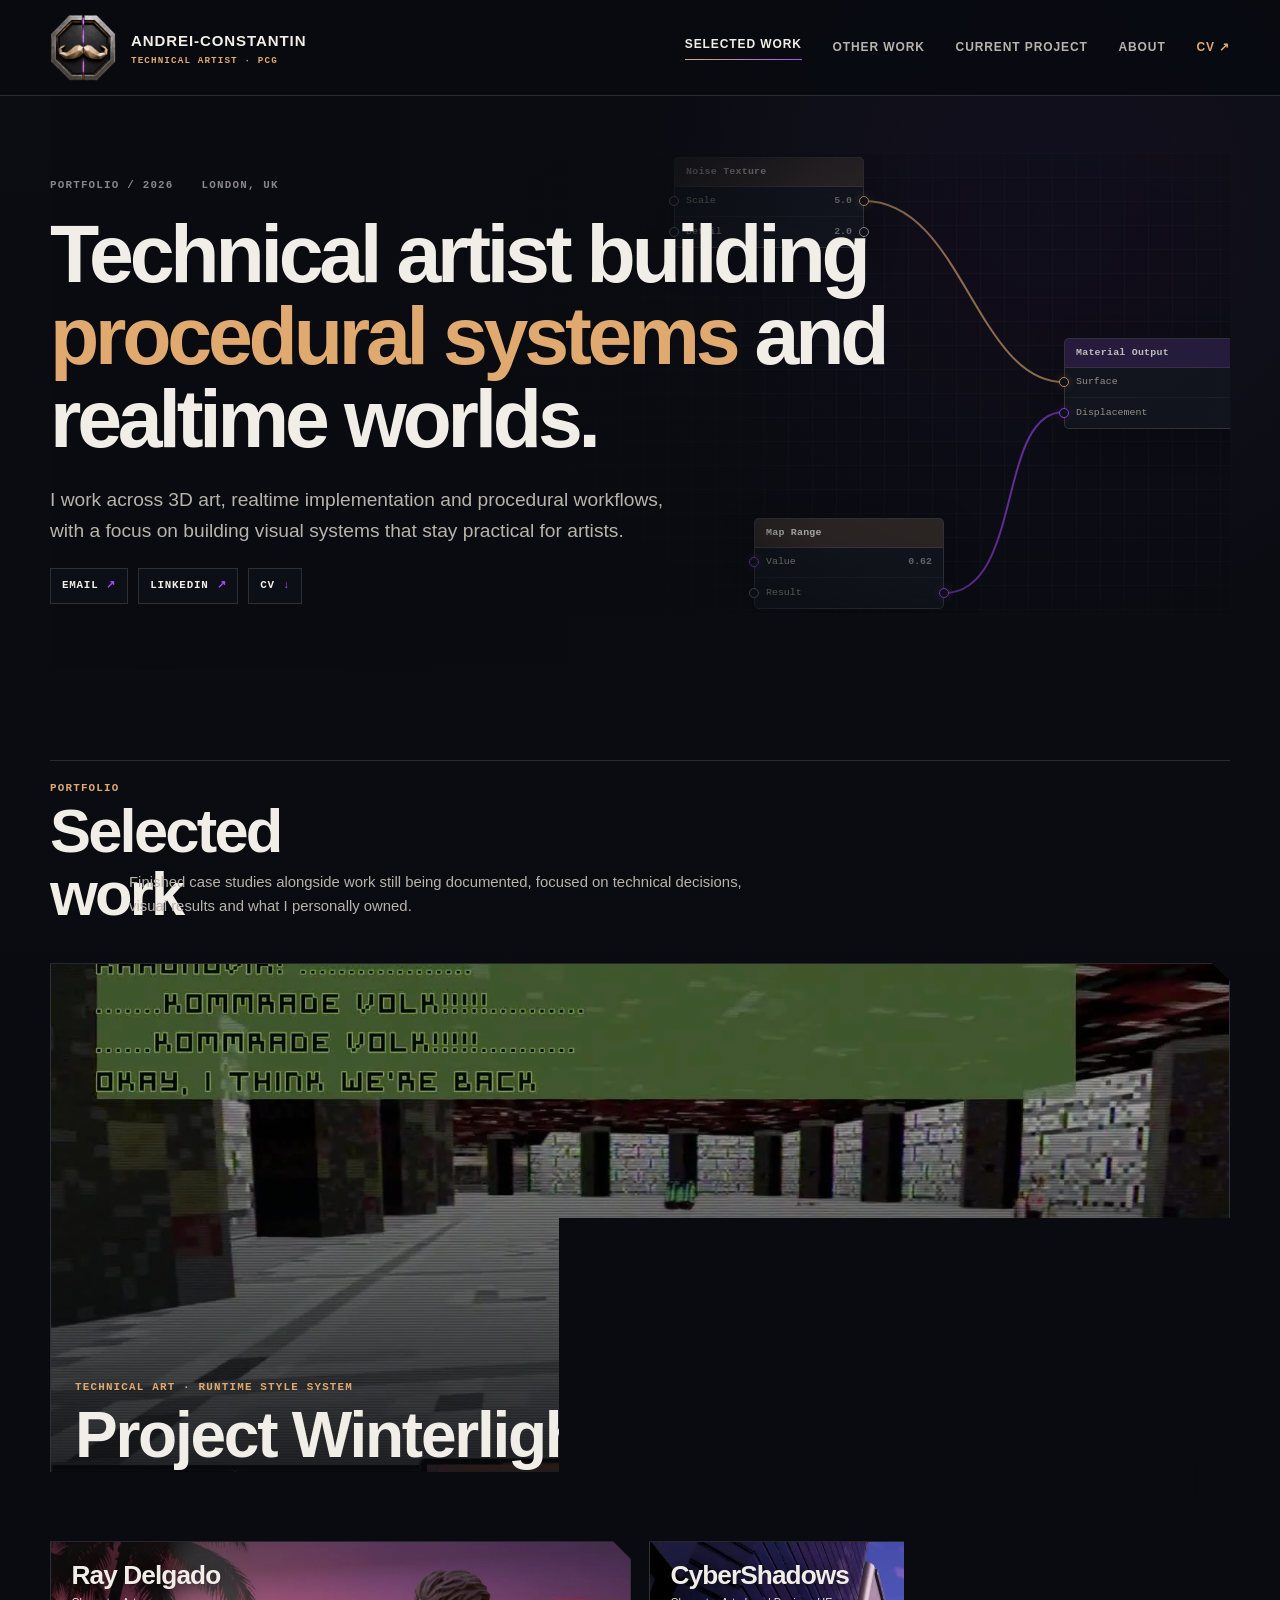
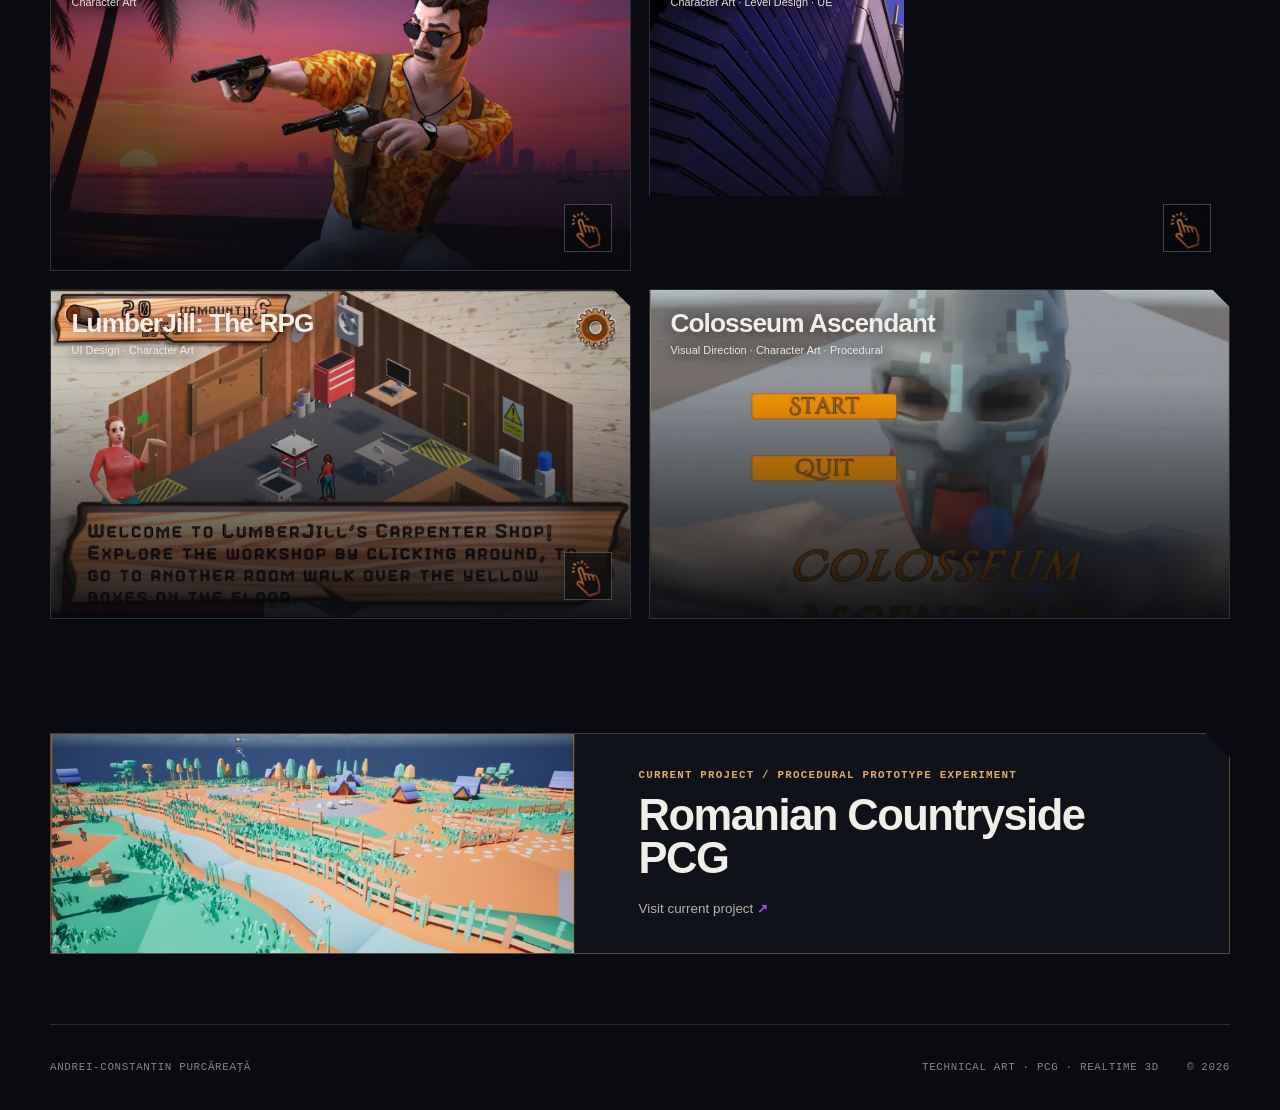
<file: index.html>
<!doctype html>
<html lang="en">
  <head>
    <meta charset="utf-8" />
    <meta name="viewport" content="width=device-width, initial-scale=1" />
    <meta name="theme-color" content="#090b10" />
    <meta
      name="description"
      content="Andrei-Constantin Purcăreață — technical artist working across procedural systems, realtime 3D and artist-facing workflows."
    />
    <meta property="og:title" content="Andrei-Constantin Purcăreață — Technical Artist" />
    <meta property="og:description" content="Technical art, realtime 3D and procedural workflows with a strong art-production foundation." />
    <meta property="og:type" content="website" />
    <meta property="og:url" content="https://andcns.github.io/" />
    <meta property="og:image" content="https://andcns.github.io/assets/images/winterlight/cover.webp" />
    <meta name="twitter:card" content="summary_large_image" />
    <link rel="canonical" href="https://andcns.github.io/" />
    <title>Andrei-Constantin Purcăreață — Technical Artist</title>
    <link rel="stylesheet" href="./styles.css?v=11" /><link rel="stylesheet" href="./devlogs/pcg.css?v=2" />
    <link rel="stylesheet" href="./winterlight.css?v=2" />
    <link rel="stylesheet" href="./cybershadows.css?v=5" />
    <link rel="stylesheet" href="./ray-delgado.css?v=1" />
    <link rel="stylesheet" href="./lumberjill.css?v=3" />
    <link rel="stylesheet" href="./colosseum-ascendant.css?v=2" />
    <script src="./content/portfolio.js?v=16" defer></script>
    <script src="./site.js?v=11" defer></script>
    <script src="./content/winterlight.js?v=2" defer></script>
    <script src="./content/cybershadows.js?v=5" defer></script>
    <script src="./content/ray-delgado.js?v=4" defer></script>
    <script src="./content/lumberjill.js?v=3" defer></script>
    <script src="./content/lumberjill-final-pass.js?v=2" defer></script>
    <script src="./content/colosseum-ascendant.js?v=3" defer></script>
    <script src="./content/hireability-pass.js?v=3" defer></script>
  </head>
  <body>
    <a class="skip-link" href="#selected-work">Skip to selected work</a>
    <header class="site-header">
      <a class="brand" href="#top" aria-label="Andrei-Constantin Purcăreață — back to top">
        <span class="brand-mark" aria-hidden="true">
          <img src="./assets/brand/logo-transparent.webp" alt="" />
        </span>
        <span class="brand-copy">
          <span class="brand-name">Andrei-Constantin</span>
          <span class="brand-role">Technical Artist · PCG</span>
        </span>
      </a>
      <button class="menu-toggle" type="button" aria-expanded="false" aria-controls="site-nav">
        <span>Menu</span>
      </button>
      <nav class="site-nav" id="site-nav" aria-label="Primary navigation">
        <a href="#selected-work" aria-current="page">Selected work</a>
        <a href="./other-work/">Other work</a>
        <a href="./devlogs/">Current project</a>
        <a href="./about/">About</a>
        <a class="nav-cv" href="./assets/files/Andrei-Purcareata-CV.pdf">CV <span aria-hidden="true">↗</span></a>
      </nav>
    </header>
    <main id="top">
      <section class="intro shell" aria-labelledby="intro-title">
        <div class="intro-copy">
          <p class="technical-label"><span>Portfolio / 2026</span><span>London, UK</span></p>
          <h1 id="intro-title">Technical artist building <em>procedural systems</em> and realtime worlds.</h1>
          <p class="intro-summary">I work across 3D art, realtime implementation and procedural workflows, with a focus on building visual systems that stay practical for artists.</p>
        </div>
        <div class="intro-signal shader-graph" aria-hidden="true">
          <svg class="shader-links" viewBox="0 0 740 460" preserveAspectRatio="none">
            <path class="shader-link shader-link-copper" d="M340 48 C438 48 452 229 540 229"></path>
            <path class="shader-link shader-link-violet" d="M420 440 C500 440 472 259 540 259"></path>
          </svg>
          <span class="shader-node shader-node-noise">
            <span class="shader-node-title">Noise Texture</span>
            <span class="shader-node-row"><i class="shader-socket socket-input"></i>Scale <b>5.0</b><i class="shader-socket socket-output socket-copper"></i></span>
            <span class="shader-node-row"><i class="shader-socket socket-input"></i>Detail <b>2.0</b><i class="shader-socket socket-output socket-grey"></i></span>
          </span>
          <span class="shader-node shader-node-range">
            <span class="shader-node-title">Map Range</span>
            <span class="shader-node-row"><i class="shader-socket socket-input socket-violet"></i>Value <b>0.62</b></span>
            <span class="shader-node-row"><i class="shader-socket socket-input"></i>Result<i class="shader-socket socket-output socket-violet"></i></span>
          </span>
          <span class="shader-node shader-node-output">
            <span class="shader-node-title shader-node-title-output">Material Output</span>
            <span class="shader-node-row"><i class="shader-socket socket-input socket-copper"></i>Surface</span>
            <span class="shader-node-row"><i class="shader-socket socket-input socket-violet"></i>Displacement</span>
          </span>
        </div>
      </section>
      <section class="section shell" id="selected-work" aria-labelledby="selected-title">
        <header class="section-header">
          <div>
            <p class="technical-label">Portfolio</p>
            <h2 id="selected-title">Selected work</h2>
          </div>
          <p class="section-note">Finished case studies alongside work still being documented, focused on technical decisions, visual results and what I personally owned.</p>
        </header>
        <div class="selected-grid" id="selected-grid">
          <a class="selected-card selected-card-featured" href="./projects/project-winterlight/" data-project="project-winterlight" aria-label="Open Project Winterlight case study" style="color:inherit;text-decoration:none">
            <span class="card-media"><img src="./assets/images/winterlight/cover.webp" alt="Project Winterlight project preview" loading="lazy" /></span>
            <span class="card-shade"></span>
            <span class="card-number">01</span>
            <span class="card-copy"><span class="technical-label">Technical art · Runtime style system</span><strong>Project Winterlight</strong><span class="card-role">Solo developer / technical artist</span></span>
            <span class="card-open" aria-hidden="true">View case study ↗</span>
          </a>
          <a class="selected-card" href="./projects/ray-delgado/" data-project="ray-delgado" aria-label="Open Ray Delgado case study" style="color:inherit;text-decoration:none">
            <span class="card-media"><img src="./assets/images/ray-delgado/hero-card.webp" alt="Ray Delgado project preview" loading="lazy" /></span>
            <span class="card-shade"></span>
            <span class="card-number">02</span>
            <span class="card-copy"><span class="technical-label">Character art · Animation pipeline</span><strong>Ray Delgado</strong><span class="card-role">Character artist · Animation integration</span></span>
            <span class="card-open" aria-hidden="true">View case study ↗</span>
          </a>
          <a class="selected-card" href="./projects/cybershadows/" data-project="cybershadows" aria-label="Open CyberShadows case study" style="color:inherit;text-decoration:none">
            <span class="card-media"><span class="pending-media" aria-label="Recovered project · Media capture pending"><span class="pending-orbit"></span><span class="technical-label">Recovered project · Media capture pending</span></span></span>
            <span class="card-shade"></span>
            <span class="card-number">03</span>
            <span class="card-copy"><span class="technical-label">Unreal Engine character implementation</span><strong>CyberShadows</strong><span class="card-role">Character artist · Level assembly · Unreal integration</span></span>
            <span class="card-open" aria-hidden="true">View case study ↗</span>
          </a>
          <a class="selected-card" href="./projects/lumberjill/" data-project="lumberjill" aria-label="Open LumberJill: The RPG case study" style="color:inherit;text-decoration:none">
            <span class="card-media"><img src="./assets/images/lumberjill/ui.webp" alt="LumberJill: The RPG project preview" loading="lazy" /></span>
            <span class="card-shade"></span>
            <span class="card-number">04</span>
            <span class="card-copy"><span class="technical-label">UI · Character art · Unity integration</span><strong>LumberJill: The RPG</strong><span class="card-role">UI designer · Character artist</span></span>
            <span class="card-open" aria-hidden="true">View case study ↗</span>
          </a>
          <a class="selected-card" href="./projects/colosseum-ascendant/" data-project="colosseum-ascendant" aria-label="Open Colosseum Ascendant case study" style="color:inherit;text-decoration:none">
            <span class="card-media"><img src="./assets/images/colosseum/card.webp" alt="Colosseum Ascendant project preview" loading="lazy" /></span>
            <span class="card-shade"></span>
            <span class="card-number">05</span>
            <span class="card-copy"><span class="technical-label">Global Game Jam 2026 · Visual direction · Procedural workflow</span><strong>Colosseum Ascendant</strong><span class="card-role">Visual direction · Character art · Procedural environment workflow</span></span>
            <span class="card-open" aria-hidden="true">View case study ↗</span>
          </a>
        </div>
      </section>
      <section class="shell devlog-callout-wrap" aria-label="Current development">
        <a class="devlog-callout pcg-preview" href="./devlogs/">
          <span class="devlog-visual" aria-hidden="true">
            <img class="pcg-preview-photo" src="./devlog-03-routes.jpg" alt="" loading="lazy">
          </span>
          <span class="devlog-copy">
            <span class="technical-label">Current project / Procedural prototype experiment</span>
            <strong>Romanian Countryside PCG</strong>
            <span>Visit current project <b aria-hidden="true">↗</b></span>
          </span>
        </a>
      </section>
    </main>

    <footer class="site-footer shell">
      <span>Andrei-Constantin Purcăreață</span>
      <span>Technical Art · PCG · Realtime 3D</span>
      <span>© 2026</span>
    </footer>
    <dialog class="project-dialog" id="project-dialog" aria-labelledby="dialog-title">
      <button class="dialog-close" type="button" aria-label="Close case study">Close <span aria-hidden="true">×</span></button>
      <div class="dialog-scroll">
        <div class="dialog-hero" id="dialog-hero"></div>
        <article class="dialog-content shell">
          <p class="technical-label" id="dialog-label"></p>
          <h2 id="dialog-title"></h2>
          <p class="dialog-summary" id="dialog-summary"></p>
          <dl class="dialog-meta" id="dialog-meta"></dl>
          <div class="dialog-placeholder">
            <p class="technical-label">Case study / In progress</p>
            <p>This project is still being documented. I am only publishing the full breakdown once the supporting media is ready.</p>
          </div>
        </article>
      </div>
    </dialog>
  </body>
</html>
</file>
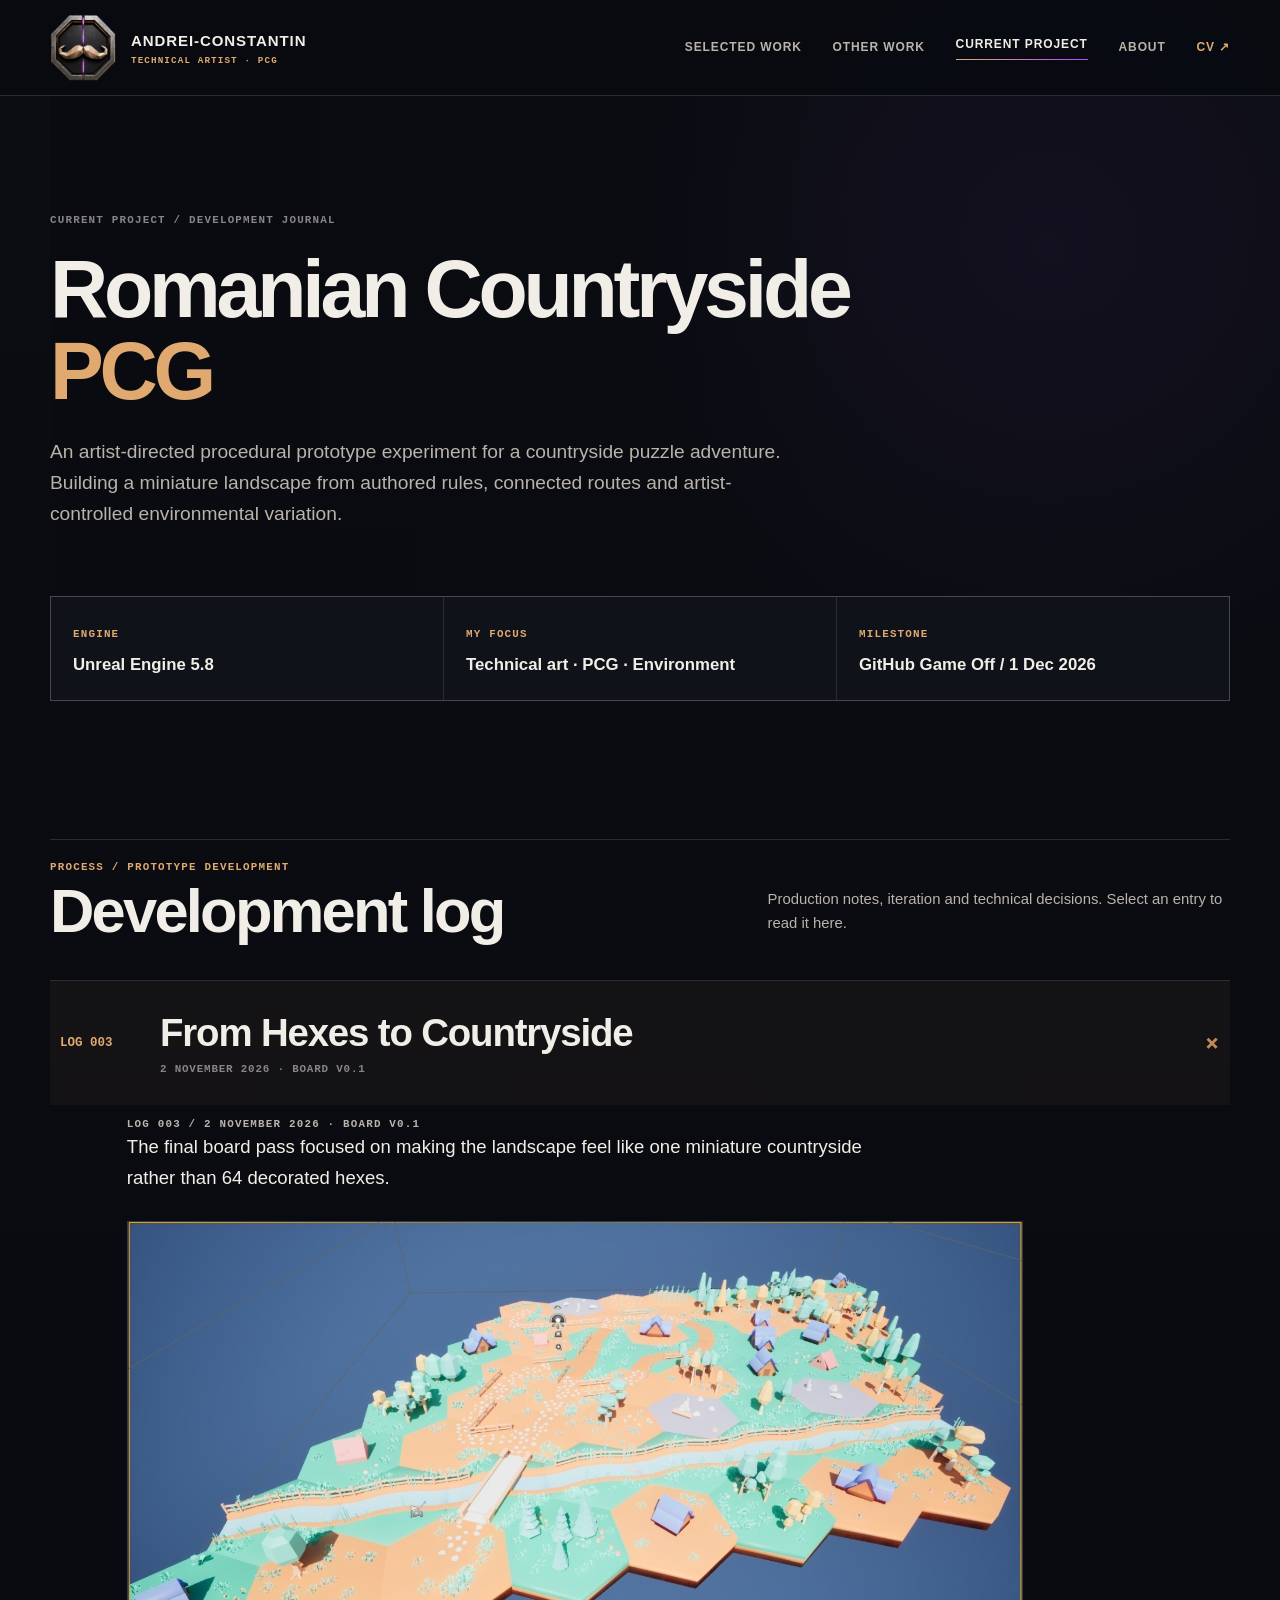
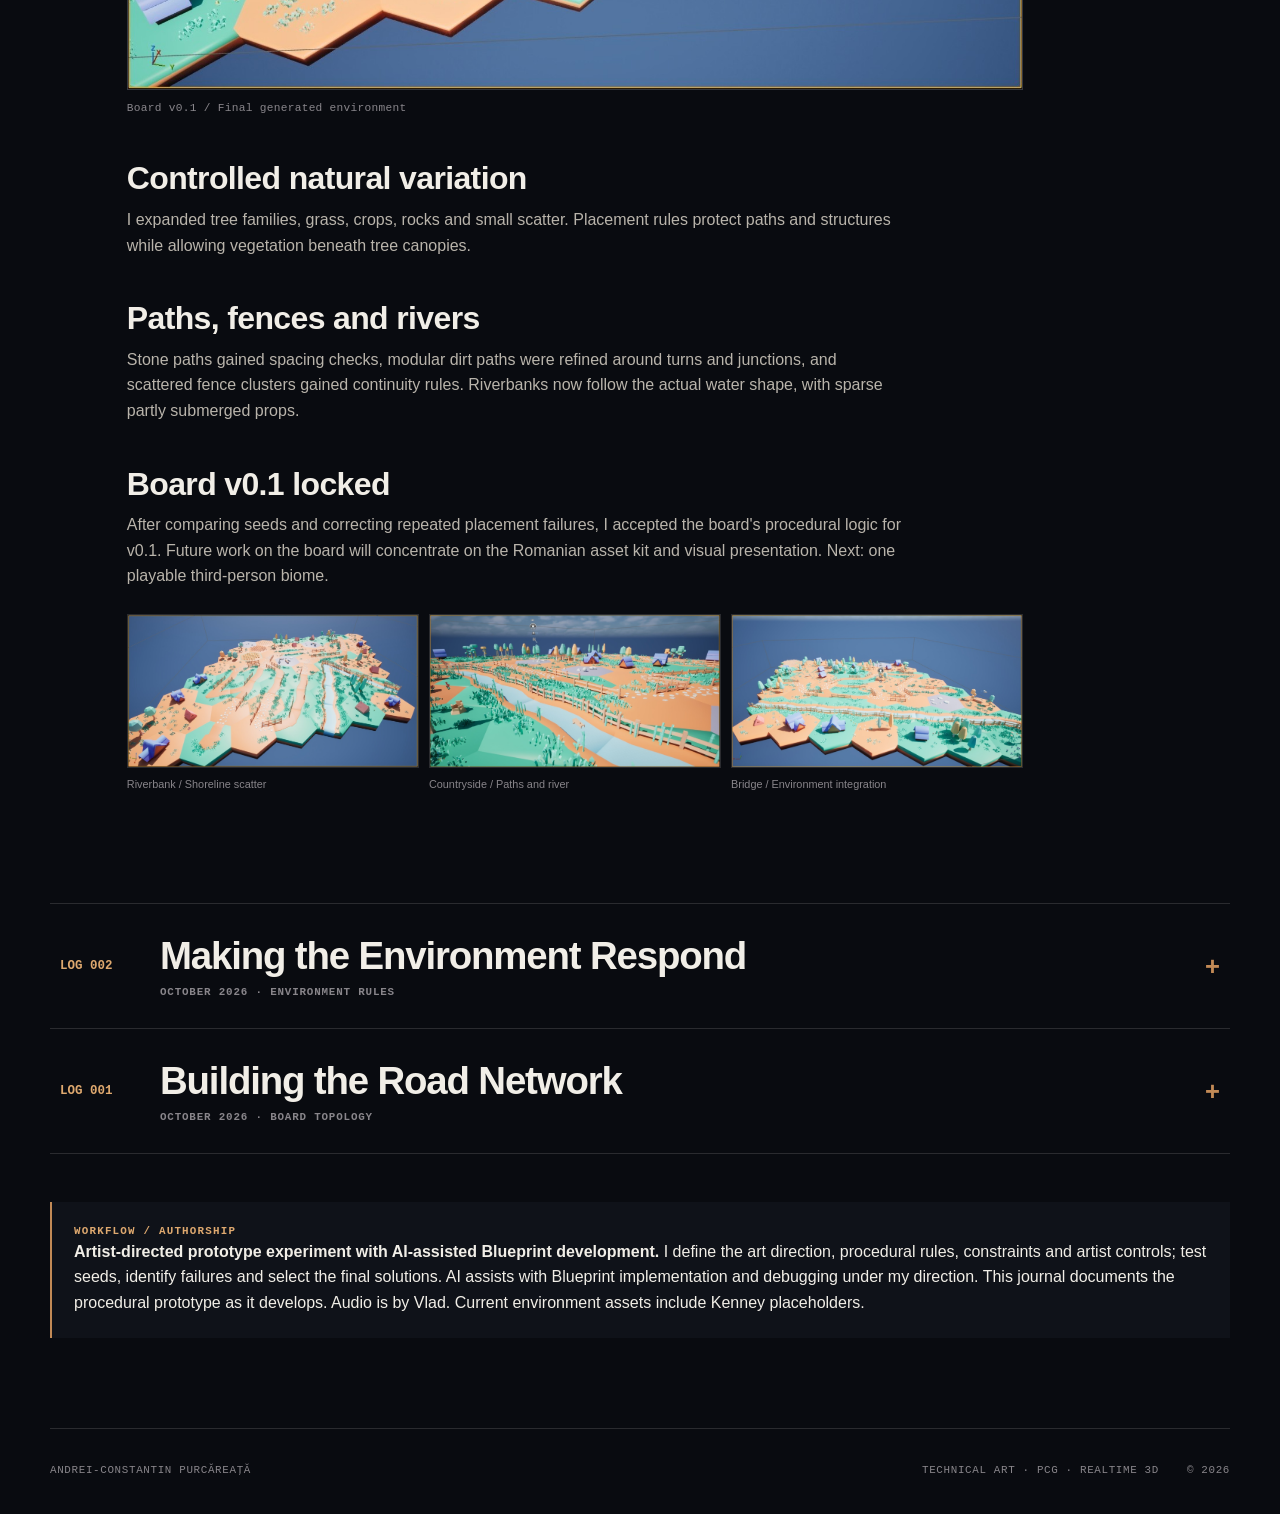
<file: devlogs/index.html>
<!doctype html><html lang="en"><head><meta charset="utf-8"><meta name="viewport" content="width=device-width,initial-scale=1"><meta name="theme-color" content="#090b10"><meta name="description" content="Development journal for Romanian Countryside PCG — procedural board generation and technical art in Unreal Engine 5.8."><title>Romanian Countryside PCG — Development Journal</title><link rel="stylesheet" href="../styles.css?v=11"><link rel="stylesheet" href="./pcg.css?v=2"><script src="../site.js?v=11" defer></script><script src="./pcg.js?v=1" defer></script></head><body><header class="site-header"><a class="brand" href="../" aria-label="Return to portfolio"><span class="brand-mark" aria-hidden="true"><img src="../assets/brand/logo-transparent.webp" alt=""></span><span class="brand-copy"><span class="brand-name">Andrei-Constantin</span><span class="brand-role">Technical Artist · PCG</span></span></a><button class="menu-toggle" type="button" aria-expanded="false" aria-controls="site-nav"><span>Menu</span></button><nav class="site-nav" id="site-nav" aria-label="Primary navigation"><a href="../#selected-work">Selected work</a><a href="../other-work/">Other work</a><a href="./" aria-current="page">Current project</a><a href="../about/">About</a><a class="nav-cv" href="../assets/files/Andrei-Purcareata-CV.pdf">CV ↗</a></nav></header><main><section class="intro shell pcg-hero"><div class="intro-copy"><p class="technical-label">Current project / Development journal</p><h1>Romanian Countryside <em>PCG</em></h1><p class="intro-summary">An artist-directed procedural prototype experiment for a countryside puzzle adventure. Building a miniature landscape from authored rules, connected routes and artist-controlled environmental variation.</p></div></section><section class="shell" aria-label="Project at a glance"><div class="pcg-overview"><div><span class="technical-label">Engine</span><strong>Unreal Engine 5.8</strong></div><div><span class="technical-label">My focus</span><strong>Technical art · PCG · Environment</strong></div><div><span class="technical-label">Milestone</span><strong>GitHub Game Off / 1 Dec 2026</strong></div></div></section><section class="section shell" aria-labelledby="devlog-title"><header class="section-header pcg-log-header"><div><p class="technical-label">Process / Prototype development</p><h2 id="devlog-title">Development log</h2></div><p class="section-note">Production notes, iteration and technical decisions. Select an entry to read it here.</p></header><div class="pcg-entries" id="pcg-entries"><div class="pcg-entry"><h3 style="margin:0"><button class="pcg-toggle" type="button" aria-expanded="true" aria-controls="pcg-panel-03" id="pcg-toggle-03"><span class="pcg-index">LOG 003</span><span><span class="pcg-toggle-title">From Hexes to Countryside</span><span class="pcg-toggle-date">2 November 2026 · Board v0.1</span></span><span class="pcg-toggle-symbol" aria-hidden="true">+</span></button></h3><div class="pcg-panel" id="pcg-panel-03" role="region" aria-labelledby="pcg-toggle-03" ><article class="pcg-article"><p class="technical-label">LOG 003 / 2 November 2026 · Board v0.1</p><p class="pcg-lede">The final board pass focused on making the landscape feel like one miniature countryside rather than 64 decorated hexes.</p><figure class="pcg-media"><img src="../devlog-03-overview.jpg" alt="Final generated board showing paths, river, vegetation and fence clusters" loading="lazy"><figcaption>Board v0.1 / Final generated environment</figcaption></figure><section><h3>Controlled natural variation</h3><p>I expanded tree families, grass, crops, rocks and small scatter. Placement rules protect paths and structures while allowing vegetation beneath tree canopies.</p></section><section><h3>Paths, fences and rivers</h3><p>Stone paths gained spacing checks, modular dirt paths were refined around turns and junctions, and scattered fence clusters gained continuity rules. Riverbanks now follow the actual water shape, with sparse partly submerged props.</p></section><section><h3>Board v0.1 locked</h3><p>After comparing seeds and correcting repeated placement failures, I accepted the board's procedural logic for v0.1. Future work on the board will concentrate on the Romanian asset kit and visual presentation. Next: one playable third-person biome.</p></section><div class="pcg-gallery"><figure class="pcg-gallery-photo"><img src="../devlog-03-river.jpg" alt="Riverbank close-up with fence clusters and plants" loading="lazy"><figcaption>Riverbank / Shoreline scatter</figcaption></figure><figure class="pcg-gallery-photo"><img src="../devlog-03-routes.jpg" alt="Countryside close-up showing river, branching paths, fences and houses" loading="lazy"><figcaption>Countryside / Paths and river</figcaption></figure><figure class="pcg-gallery-photo"><img src="../devlog-03-bridge.jpg" alt="Generated board showing bridge crossing and path scattering" loading="lazy"><figcaption>Bridge / Environment integration</figcaption></figure></div></article></div></div><div class="pcg-entry"><h3 style="margin:0"><button class="pcg-toggle" type="button" aria-expanded="false" aria-controls="pcg-panel-02" id="pcg-toggle-02"><span class="pcg-index">LOG 002</span><span><span class="pcg-toggle-title">Making the Environment Respond</span><span class="pcg-toggle-date">October 2026 · Environment rules</span></span><span class="pcg-toggle-symbol" aria-hidden="true">+</span></button></h3><div class="pcg-panel" id="pcg-panel-02" role="region" aria-labelledby="pcg-toggle-02" hidden><article class="pcg-article"><p class="technical-label">LOG 002 / October 2026 · Environment rules</p><p class="pcg-lede">Once the roads worked, the next step was making buildings, trees and terrain respond to the generated network.</p><figure class="pcg-media"><img src="../devlog-02-overview.jpg" alt="Early environment generator with trees and houses distributed around roads" loading="lazy"><figcaption>Early scatter / Route-aware placement</figcaption></figure><section><h3>From scatter to composition</h3><p>I separated the environment generator from route topology and introduced road-aware placement, terrain variety, tree clusters and structures. Artist-facing controls manage density, size and clearance without changing the gameplay connections.</p></section><section><h3>Seed variation</h3><p>Different seeds needed to feel distinct while keeping paths readable and important locations accessible. The screenshots capture early layout tests before the natural-dressing pass.</p></section><div class="pcg-gallery"><figure class="pcg-gallery-photo"><img src="../devlog-02-seed-b.jpg" alt="Second generated board seed with tree clusters and buildings" loading="lazy"><figcaption>Seed variation / Layout B</figcaption></figure><figure class="pcg-gallery-photo"><img src="../devlog-02-seed-c.jpg" alt="Third generated board seed with varied house and tree placement" loading="lazy"><figcaption>Seed variation / Layout C</figcaption></figure><figure class="pcg-gallery-photo"><img src="../devlog-02-ground.jpg" alt="Ground-level view of early procedural routes and structures" loading="lazy"><figcaption>Scale and readability test</figcaption></figure></div></article></div></div><div class="pcg-entry"><h3 style="margin:0"><button class="pcg-toggle" type="button" aria-expanded="false" aria-controls="pcg-panel-01" id="pcg-toggle-01"><span class="pcg-index">LOG 001</span><span><span class="pcg-toggle-title">Building the Road Network</span><span class="pcg-toggle-date">October 2026 · Board topology</span></span><span class="pcg-toggle-symbol" aria-hidden="true">+</span></button></h3><div class="pcg-panel" id="pcg-panel-01" role="region" aria-labelledby="pcg-toggle-01" hidden><article class="pcg-article"><p class="technical-label">LOG 001 / October 2026 · Board topology</p><p class="pcg-lede">The starting point was a seeded hex board with routes that split and reconnect, not several parallel lines.</p><figure class="pcg-media"><img src="../devlog-01-roads-a.jpg" alt="Early greybox board showing generated branching route network" loading="lazy"><figcaption>Road prototype / Seed A</figcaption></figure><section><h3>Routes that actually connect</h3><p>I directed the generator towards a bending start-to-finish route with meaningful branches and junctions. Explicit connections are stored as board data, independently of the visible road meshes.</p></section><section><h3>Reliable regeneration</h3><p>Each new seed changes the layout while preserving legal connectivity. These early greybox captures show the road logic before environment dressing was introduced.</p></section><div class="pcg-gallery"><figure class="pcg-gallery-photo"><img src="../devlog-01-roads-b.jpg" alt="Alternative greybox route layout showing splits and merges" loading="lazy"><figcaption>Road prototype / Seed B</figcaption></figure></div></article></div></div></div><aside class="pcg-callout"><p class="technical-label">Workflow / Authorship</p><p><strong>Artist-directed prototype experiment with AI-assisted Blueprint development.</strong> I define the art direction, procedural rules, constraints and artist controls; test seeds, identify failures and select the final solutions. AI assists with Blueprint implementation and debugging under my direction. This journal documents the procedural prototype as it develops. Audio is by Vlad. Current environment assets include Kenney placeholders.</p></aside></section></main><footer class="site-footer shell"><span>Andrei-Constantin Purcăreață</span><span>Technical Art · PCG · Realtime 3D</span><span>© 2026</span></footer></body></html>
</file>
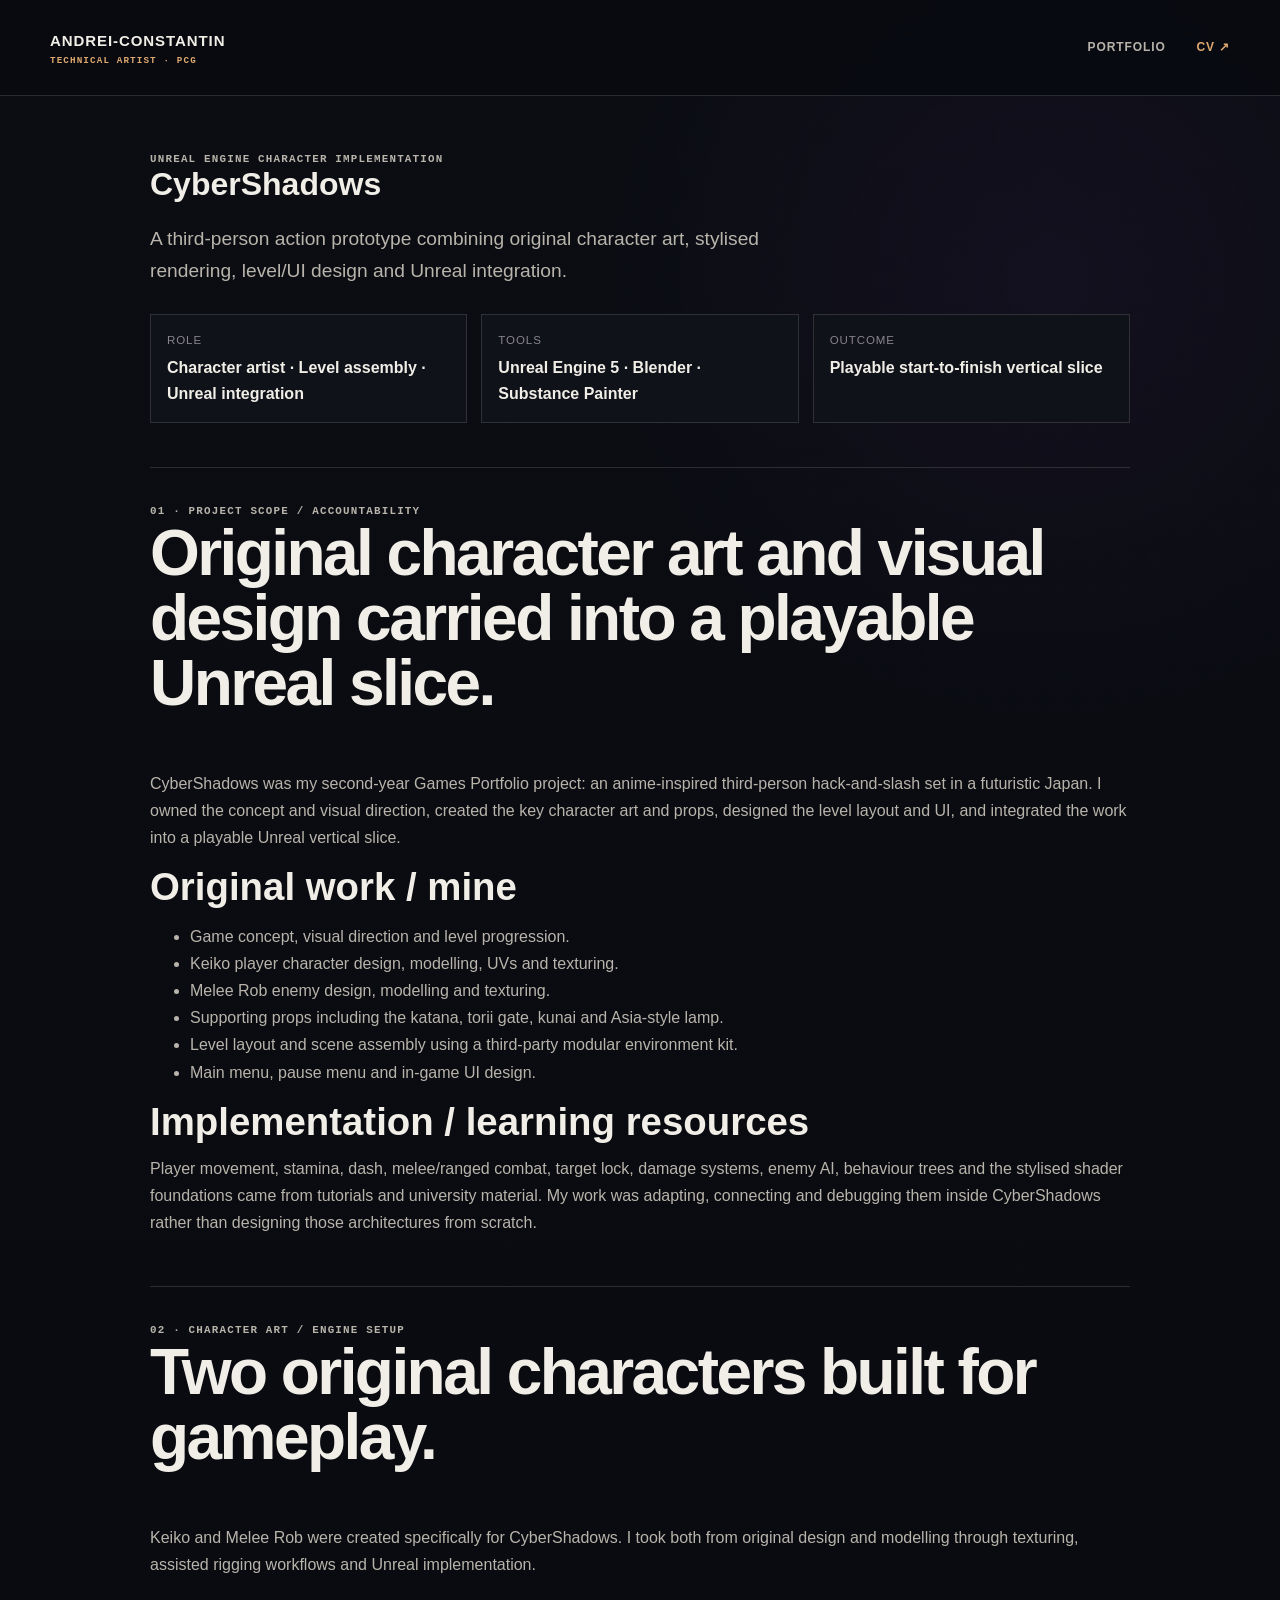
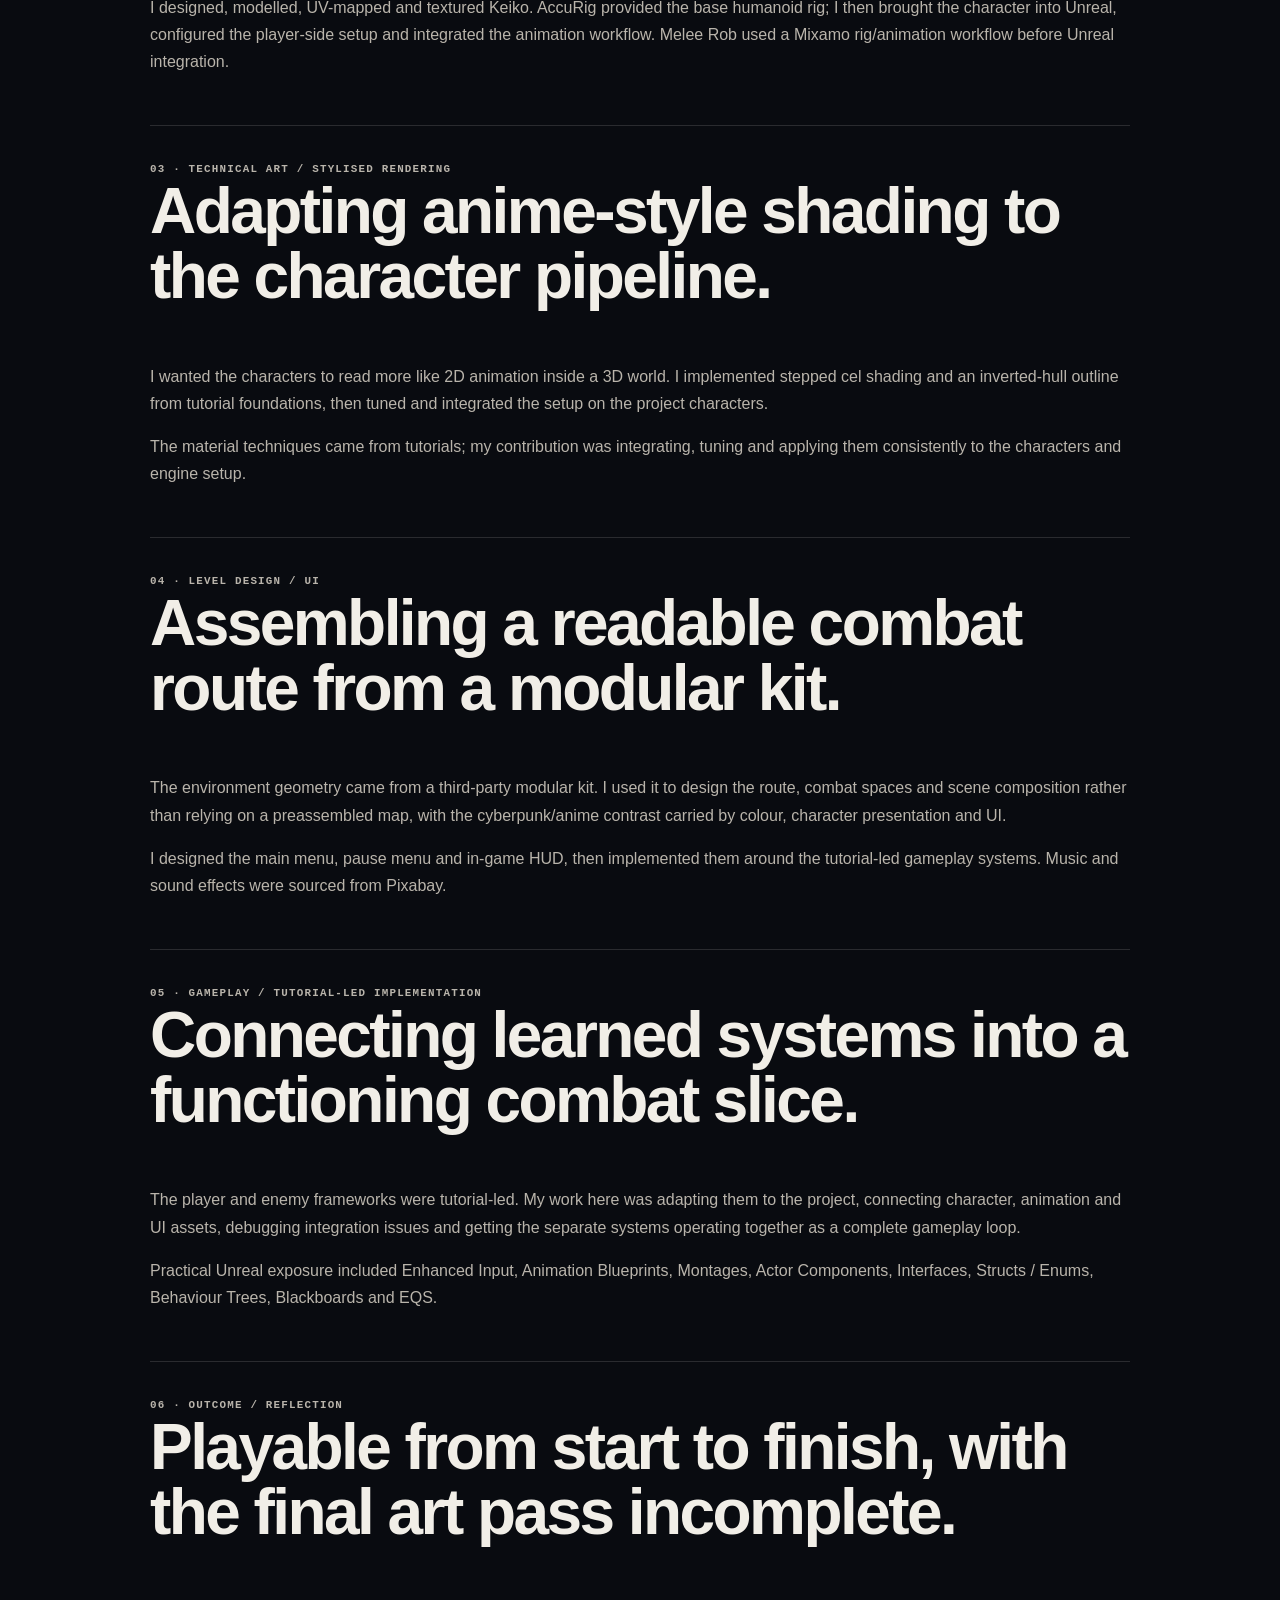
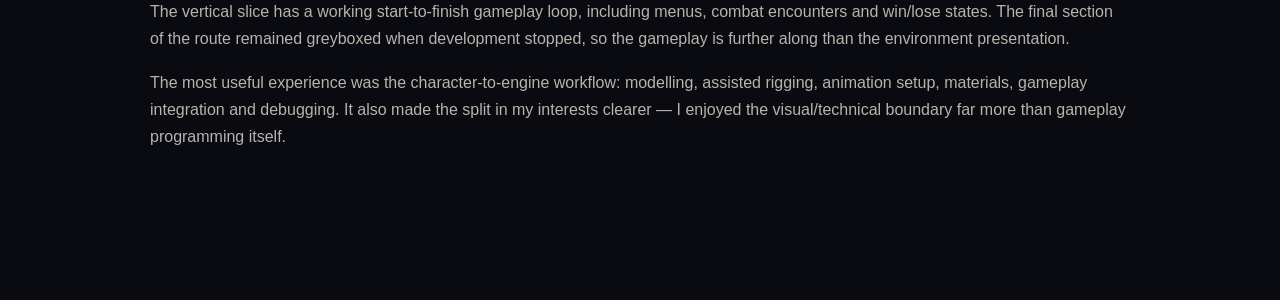
<file: projects/cybershadows/index.html>
<!doctype html>
<html lang="en">
  <head>
    <meta charset="utf-8" />
    <meta name="viewport" content="width=device-width, initial-scale=1" />
    <meta name="theme-color" content="#090b10" />
    <meta name="description" content="CyberShadows — Unreal Engine character implementation and stylised rendering case study by Andrei-Constantin Purcăreață." />
    <link rel="canonical" href="https://andcns.github.io/projects/cybershadows/" />
    <title>CyberShadows — Andrei-Constantin Purcăreață</title>
    <link rel="stylesheet" href="../../styles.css?v=11" />
    <style>
      .crawl-case-study{padding-block:54px 100px;max-width:980px}.crawl-case-study section{padding:34px 0;border-top:1px solid var(--line)}.crawl-case-study h2{font-size:clamp(2rem,5vw,4.5rem);letter-spacing:-.04em}.crawl-case-study h3{font-size:clamp(1.45rem,3vw,2.4rem);margin-bottom:14px}.crawl-case-study p,.crawl-case-study li{color:var(--paper-soft);line-height:1.7}.crawl-case-study strong{color:var(--paper)}.crawl-meta{display:grid;grid-template-columns:repeat(3,minmax(0,1fr));gap:14px;margin:26px 0 44px}.crawl-meta div{padding:16px;border:1px solid var(--line);background:var(--ink-raised)}.crawl-meta span{display:block;color:var(--muted);font-size:.72rem;text-transform:uppercase;letter-spacing:.08em;margin-bottom:6px}@media(max-width:720px){.crawl-meta{grid-template-columns:1fr}}
    </style>
  </head>
  <body>
    <header class="site-header">
      <a class="brand" href="../../" aria-label="Back to portfolio"><span class="brand-copy"><span class="brand-name">Andrei-Constantin</span><span class="brand-role">Technical Artist · PCG</span></span></a>
      <nav class="site-nav" aria-label="Project navigation"><a href="../../">Portfolio</a><a class="nav-cv" href="../../assets/files/Andrei-Purcareata-CV.pdf">CV ↗</a></nav>
    </header>
    <main class="shell crawl-case-study">
      <p class="technical-label">Unreal Engine character implementation</p>
      <h1>CyberShadows</h1>
      <p class="intro-summary">A third-person action prototype combining original character art, stylised rendering, level/UI design and Unreal integration.</p>
      <div class="crawl-meta">
        <div><span>Role</span><strong>Character artist · Level assembly · Unreal integration</strong></div>
        <div><span>Tools</span><strong>Unreal Engine 5 · Blender · Substance Painter</strong></div>
        <div><span>Outcome</span><strong>Playable start-to-finish vertical slice</strong></div>
      </div>

      <section>
        <p class="technical-label">01 · Project scope / Accountability</p>
        <h2>Original character art and visual design carried into a playable Unreal slice.</h2>
        <p>CyberShadows was my second-year Games Portfolio project: an anime-inspired third-person hack-and-slash set in a futuristic Japan. I owned the concept and visual direction, created the key character art and props, designed the level layout and UI, and integrated the work into a playable Unreal vertical slice.</p>
        <h3>Original work / mine</h3>
        <ul>
          <li>Game concept, visual direction and level progression.</li>
          <li>Keiko player character design, modelling, UVs and texturing.</li>
          <li>Melee Rob enemy design, modelling and texturing.</li>
          <li>Supporting props including the katana, torii gate, kunai and Asia-style lamp.</li>
          <li>Level layout and scene assembly using a third-party modular environment kit.</li>
          <li>Main menu, pause menu and in-game UI design.</li>
        </ul>
        <h3>Implementation / learning resources</h3>
        <p>Player movement, stamina, dash, melee/ranged combat, target lock, damage systems, enemy AI, behaviour trees and the stylised shader foundations came from tutorials and university material. My work was adapting, connecting and debugging them inside CyberShadows rather than designing those architectures from scratch.</p>
      </section>

      <section>
        <p class="technical-label">02 · Character art / Engine setup</p>
        <h2>Two original characters built for gameplay.</h2>
        <p>Keiko and Melee Rob were created specifically for CyberShadows. I took both from original design and modelling through texturing, assisted rigging workflows and Unreal implementation.</p>
        <p>I designed, modelled, UV-mapped and textured Keiko. AccuRig provided the base humanoid rig; I then brought the character into Unreal, configured the player-side setup and integrated the animation workflow. Melee Rob used a Mixamo rig/animation workflow before Unreal integration.</p>
      </section>

      <section>
        <p class="technical-label">03 · Technical art / Stylised rendering</p>
        <h2>Adapting anime-style shading to the character pipeline.</h2>
        <p>I wanted the characters to read more like 2D animation inside a 3D world. I implemented stepped cel shading and an inverted-hull outline from tutorial foundations, then tuned and integrated the setup on the project characters.</p>
        <p>The material techniques came from tutorials; my contribution was integrating, tuning and applying them consistently to the characters and engine setup.</p>
      </section>

      <section>
        <p class="technical-label">04 · Level design / UI</p>
        <h2>Assembling a readable combat route from a modular kit.</h2>
        <p>The environment geometry came from a third-party modular kit. I used it to design the route, combat spaces and scene composition rather than relying on a preassembled map, with the cyberpunk/anime contrast carried by colour, character presentation and UI.</p>
        <p>I designed the main menu, pause menu and in-game HUD, then implemented them around the tutorial-led gameplay systems. Music and sound effects were sourced from Pixabay.</p>
      </section>

      <section>
        <p class="technical-label">05 · Gameplay / Tutorial-led implementation</p>
        <h2>Connecting learned systems into a functioning combat slice.</h2>
        <p>The player and enemy frameworks were tutorial-led. My work here was adapting them to the project, connecting character, animation and UI assets, debugging integration issues and getting the separate systems operating together as a complete gameplay loop.</p>
        <p>Practical Unreal exposure included Enhanced Input, Animation Blueprints, Montages, Actor Components, Interfaces, Structs / Enums, Behaviour Trees, Blackboards and EQS.</p>
      </section>

      <section>
        <p class="technical-label">06 · Outcome / Reflection</p>
        <h2>Playable from start to finish, with the final art pass incomplete.</h2>
        <p>The vertical slice has a working start-to-finish gameplay loop, including menus, combat encounters and win/lose states. The final section of the route remained greyboxed when development stopped, so the gameplay is further along than the environment presentation.</p>
        <p>The most useful experience was the character-to-engine workflow: modelling, assisted rigging, animation setup, materials, gameplay integration and debugging. It also made the split in my interests clearer — I enjoyed the visual/technical boundary far more than gameplay programming itself.</p>
      </section>
    </main>
  </body>
</html>
</file>
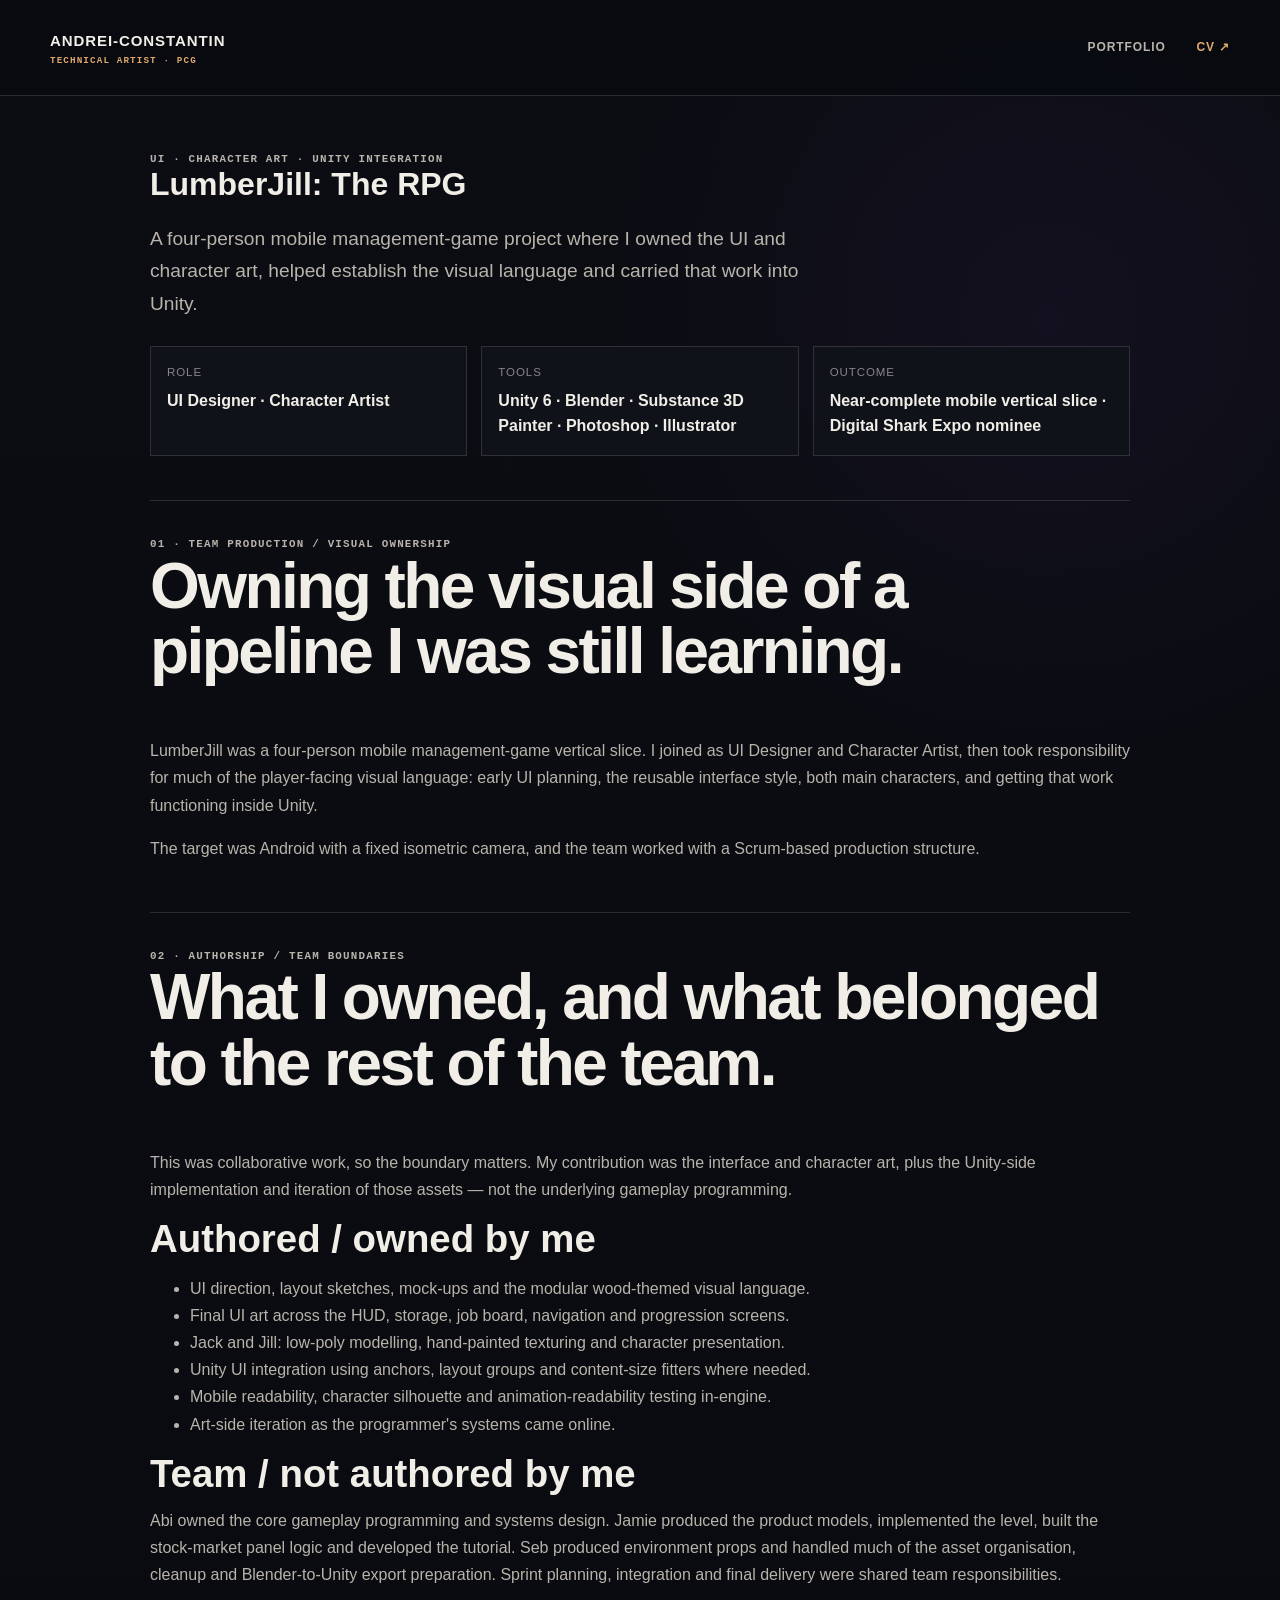
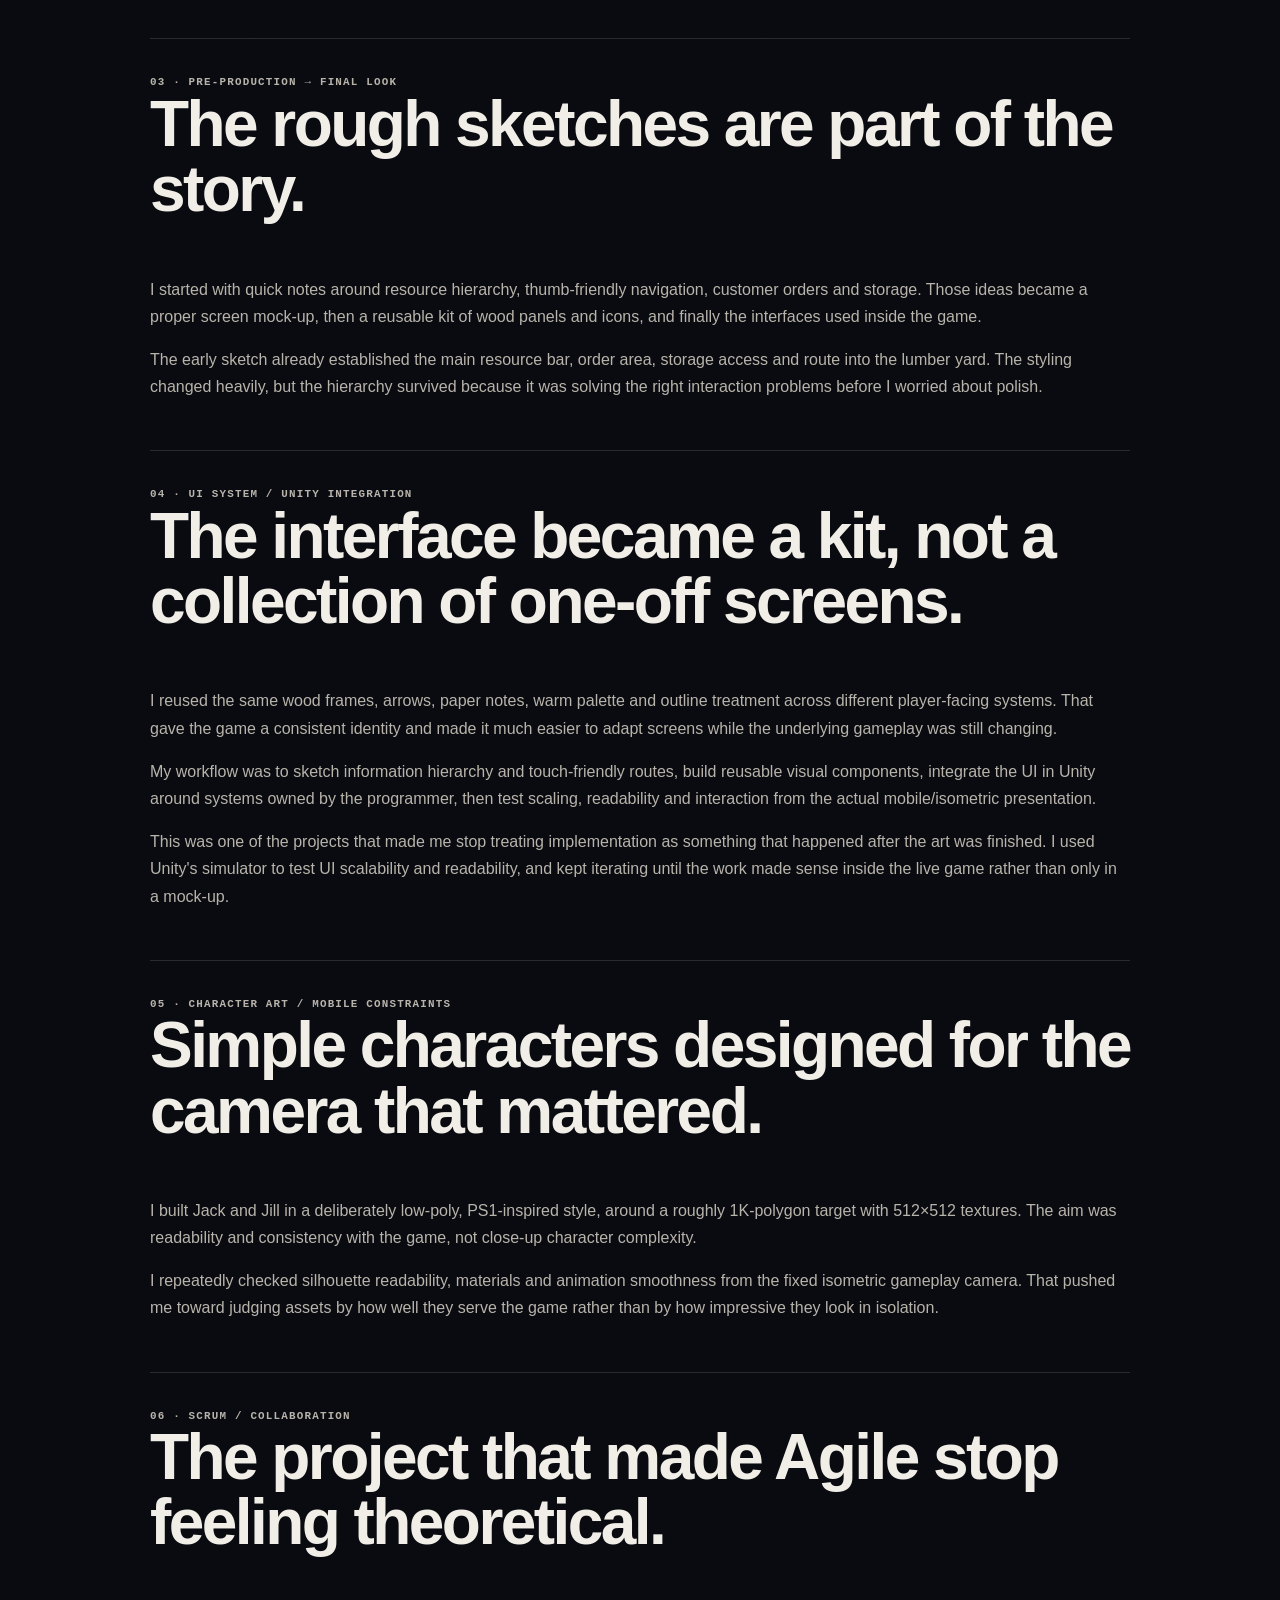
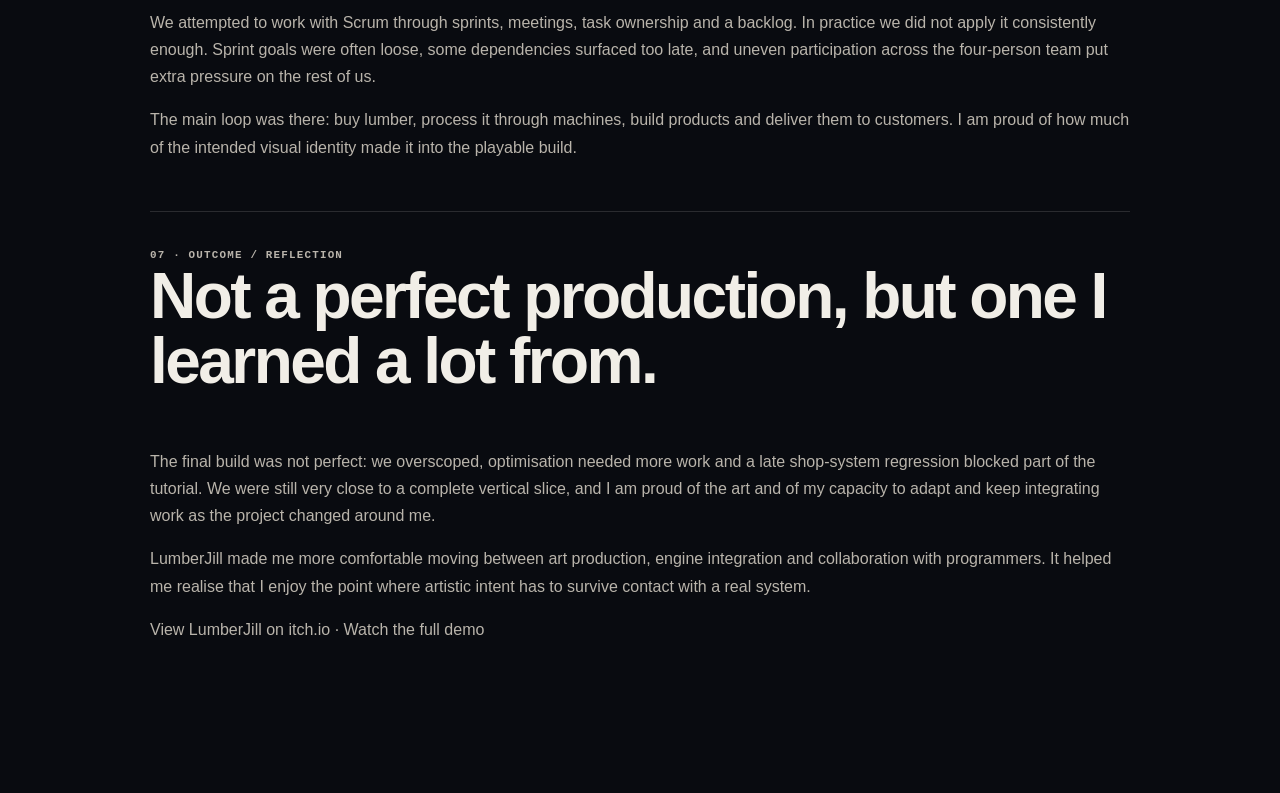
<file: projects/lumberjill/index.html>
<!doctype html>
<html lang="en">
  <head>
    <meta charset="utf-8" />
    <meta name="viewport" content="width=device-width, initial-scale=1" />
    <meta name="theme-color" content="#090b10" />
    <meta name="description" content="LumberJill: The RPG — UI, character art and Unity integration case study by Andrei-Constantin Purcăreață." />
    <link rel="canonical" href="https://andcns.github.io/projects/lumberjill/" />
    <title>LumberJill: The RPG — Andrei-Constantin Purcăreață</title>
    <link rel="stylesheet" href="../../styles.css?v=11" />
    <style>
      .crawl-case-study{padding-block:54px 100px;max-width:980px}.crawl-case-study section{padding:34px 0;border-top:1px solid var(--line)}.crawl-case-study h2{font-size:clamp(2rem,5vw,4.5rem);letter-spacing:-.04em}.crawl-case-study h3{font-size:clamp(1.45rem,3vw,2.4rem);margin-bottom:14px}.crawl-case-study p,.crawl-case-study li{color:var(--paper-soft);line-height:1.7}.crawl-case-study strong{color:var(--paper)}.crawl-meta{display:grid;grid-template-columns:repeat(3,minmax(0,1fr));gap:14px;margin:26px 0 44px}.crawl-meta div{padding:16px;border:1px solid var(--line);background:var(--ink-raised)}.crawl-meta span{display:block;color:var(--muted);font-size:.72rem;text-transform:uppercase;letter-spacing:.08em;margin-bottom:6px}@media(max-width:720px){.crawl-meta{grid-template-columns:1fr}}
    </style>
  </head>
  <body>
    <header class="site-header">
      <a class="brand" href="../../" aria-label="Back to portfolio"><span class="brand-copy"><span class="brand-name">Andrei-Constantin</span><span class="brand-role">Technical Artist · PCG</span></span></a>
      <nav class="site-nav" aria-label="Project navigation"><a href="../../">Portfolio</a><a class="nav-cv" href="../../assets/files/Andrei-Purcareata-CV.pdf">CV ↗</a></nav>
    </header>
    <main class="shell crawl-case-study">
      <p class="technical-label">UI · Character art · Unity integration</p>
      <h1>LumberJill: The RPG</h1>
      <p class="intro-summary">A four-person mobile management-game project where I owned the UI and character art, helped establish the visual language and carried that work into Unity.</p>
      <div class="crawl-meta">
        <div><span>Role</span><strong>UI Designer · Character Artist</strong></div>
        <div><span>Tools</span><strong>Unity 6 · Blender · Substance 3D Painter · Photoshop · Illustrator</strong></div>
        <div><span>Outcome</span><strong>Near-complete mobile vertical slice · Digital Shark Expo nominee</strong></div>
      </div>

      <section>
        <p class="technical-label">01 · Team production / Visual ownership</p>
        <h2>Owning the visual side of a pipeline I was still learning.</h2>
        <p>LumberJill was a four-person mobile management-game vertical slice. I joined as UI Designer and Character Artist, then took responsibility for much of the player-facing visual language: early UI planning, the reusable interface style, both main characters, and getting that work functioning inside Unity.</p>
        <p>The target was Android with a fixed isometric camera, and the team worked with a Scrum-based production structure.</p>
      </section>

      <section>
        <p class="technical-label">02 · Authorship / Team boundaries</p>
        <h2>What I owned, and what belonged to the rest of the team.</h2>
        <p>This was collaborative work, so the boundary matters. My contribution was the interface and character art, plus the Unity-side implementation and iteration of those assets — not the underlying gameplay programming.</p>
        <h3>Authored / owned by me</h3>
        <ul>
          <li>UI direction, layout sketches, mock-ups and the modular wood-themed visual language.</li>
          <li>Final UI art across the HUD, storage, job board, navigation and progression screens.</li>
          <li>Jack and Jill: low-poly modelling, hand-painted texturing and character presentation.</li>
          <li>Unity UI integration using anchors, layout groups and content-size fitters where needed.</li>
          <li>Mobile readability, character silhouette and animation-readability testing in-engine.</li>
          <li>Art-side iteration as the programmer's systems came online.</li>
        </ul>
        <h3>Team / not authored by me</h3>
        <p>Abi owned the core gameplay programming and systems design. Jamie produced the product models, implemented the level, built the stock-market panel logic and developed the tutorial. Seb produced environment props and handled much of the asset organisation, cleanup and Blender-to-Unity export preparation. Sprint planning, integration and final delivery were shared team responsibilities.</p>
      </section>

      <section>
        <p class="technical-label">03 · Pre-production → final look</p>
        <h2>The rough sketches are part of the story.</h2>
        <p>I started with quick notes around resource hierarchy, thumb-friendly navigation, customer orders and storage. Those ideas became a proper screen mock-up, then a reusable kit of wood panels and icons, and finally the interfaces used inside the game.</p>
        <p>The early sketch already established the main resource bar, order area, storage access and route into the lumber yard. The styling changed heavily, but the hierarchy survived because it was solving the right interaction problems before I worried about polish.</p>
      </section>

      <section>
        <p class="technical-label">04 · UI system / Unity integration</p>
        <h2>The interface became a kit, not a collection of one-off screens.</h2>
        <p>I reused the same wood frames, arrows, paper notes, warm palette and outline treatment across different player-facing systems. That gave the game a consistent identity and made it much easier to adapt screens while the underlying gameplay was still changing.</p>
        <p>My workflow was to sketch information hierarchy and touch-friendly routes, build reusable visual components, integrate the UI in Unity around systems owned by the programmer, then test scaling, readability and interaction from the actual mobile/isometric presentation.</p>
        <p>This was one of the projects that made me stop treating implementation as something that happened after the art was finished. I used Unity's simulator to test UI scalability and readability, and kept iterating until the work made sense inside the live game rather than only in a mock-up.</p>
      </section>

      <section>
        <p class="technical-label">05 · Character art / Mobile constraints</p>
        <h2>Simple characters designed for the camera that mattered.</h2>
        <p>I built Jack and Jill in a deliberately low-poly, PS1-inspired style, around a roughly 1K-polygon target with 512×512 textures. The aim was readability and consistency with the game, not close-up character complexity.</p>
        <p>I repeatedly checked silhouette readability, materials and animation smoothness from the fixed isometric gameplay camera. That pushed me toward judging assets by how well they serve the game rather than by how impressive they look in isolation.</p>
      </section>

      <section>
        <p class="technical-label">06 · Scrum / Collaboration</p>
        <h2>The project that made Agile stop feeling theoretical.</h2>
        <p>We attempted to work with Scrum through sprints, meetings, task ownership and a backlog. In practice we did not apply it consistently enough. Sprint goals were often loose, some dependencies surfaced too late, and uneven participation across the four-person team put extra pressure on the rest of us.</p>
        <p>The main loop was there: buy lumber, process it through machines, build products and deliver them to customers. I am proud of how much of the intended visual identity made it into the playable build.</p>
      </section>

      <section>
        <p class="technical-label">07 · Outcome / Reflection</p>
        <h2>Not a perfect production, but one I learned a lot from.</h2>
        <p>The final build was not perfect: we overscoped, optimisation needed more work and a late shop-system regression blocked part of the tutorial. We were still very close to a complete vertical slice, and I am proud of the art and of my capacity to adapt and keep integrating work as the project changed around me.</p>
        <p>LumberJill made me more comfortable moving between art production, engine integration and collaboration with programmers. It helped me realise that I enjoy the point where artistic intent has to survive contact with a real system.</p>
        <p><a href="https://abishekr.itch.io/lumberjill">View LumberJill on itch.io</a> · <a href="https://www.youtube.com/watch?v=X7rkKBnHKHw">Watch the full demo</a></p>
      </section>
    </main>
  </body>
</html>
</file>
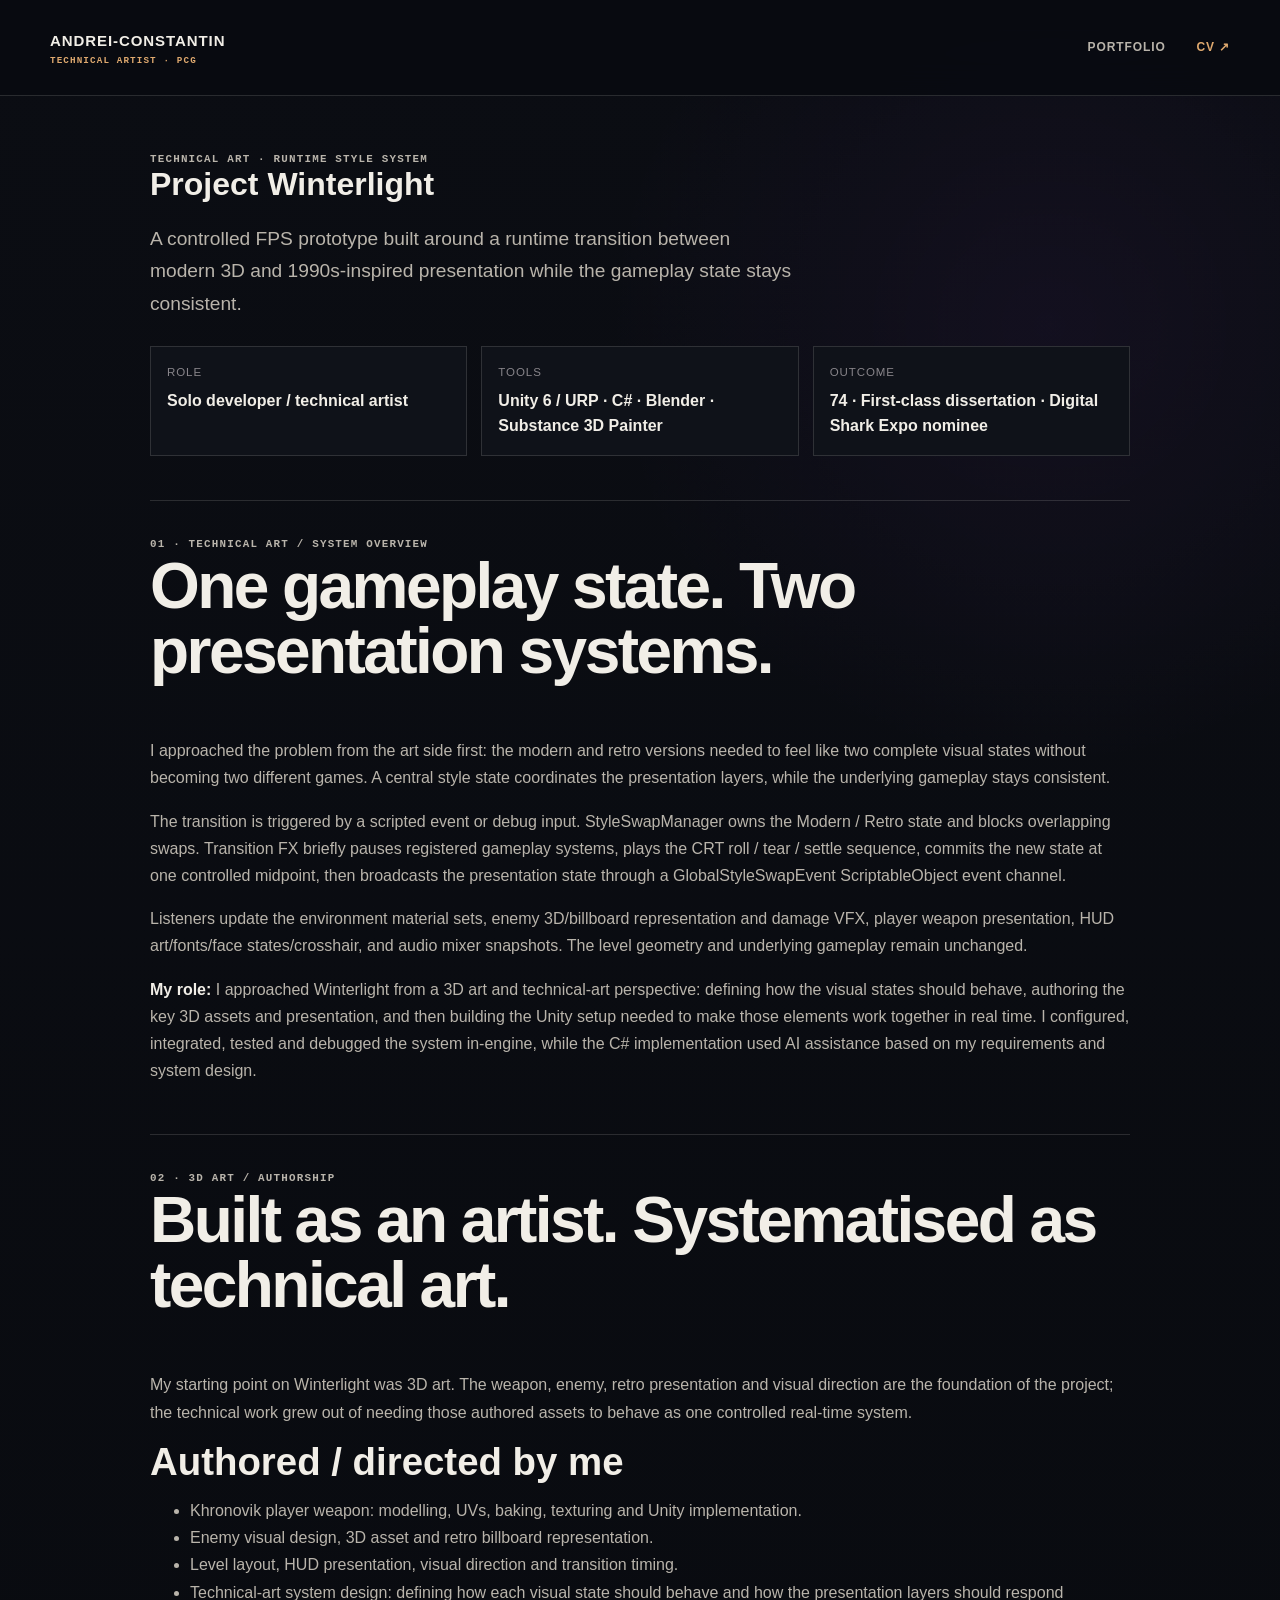
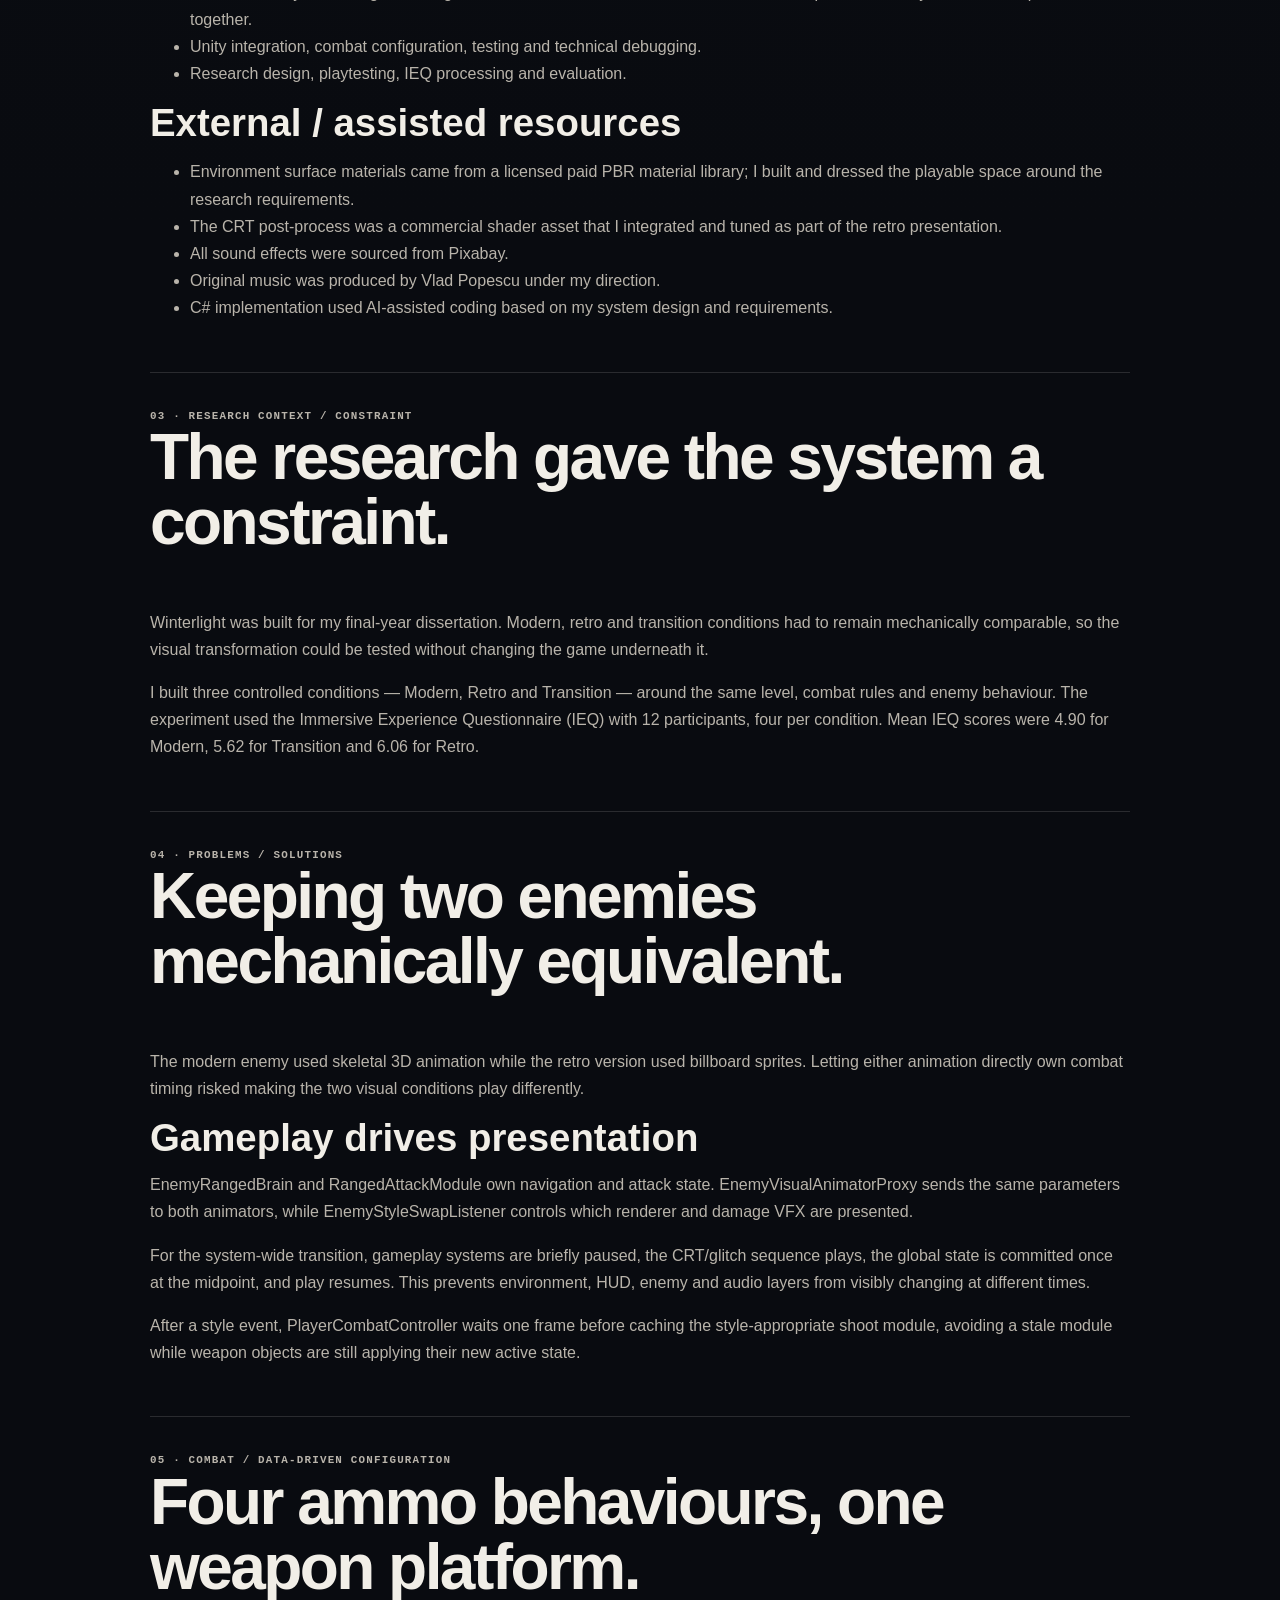
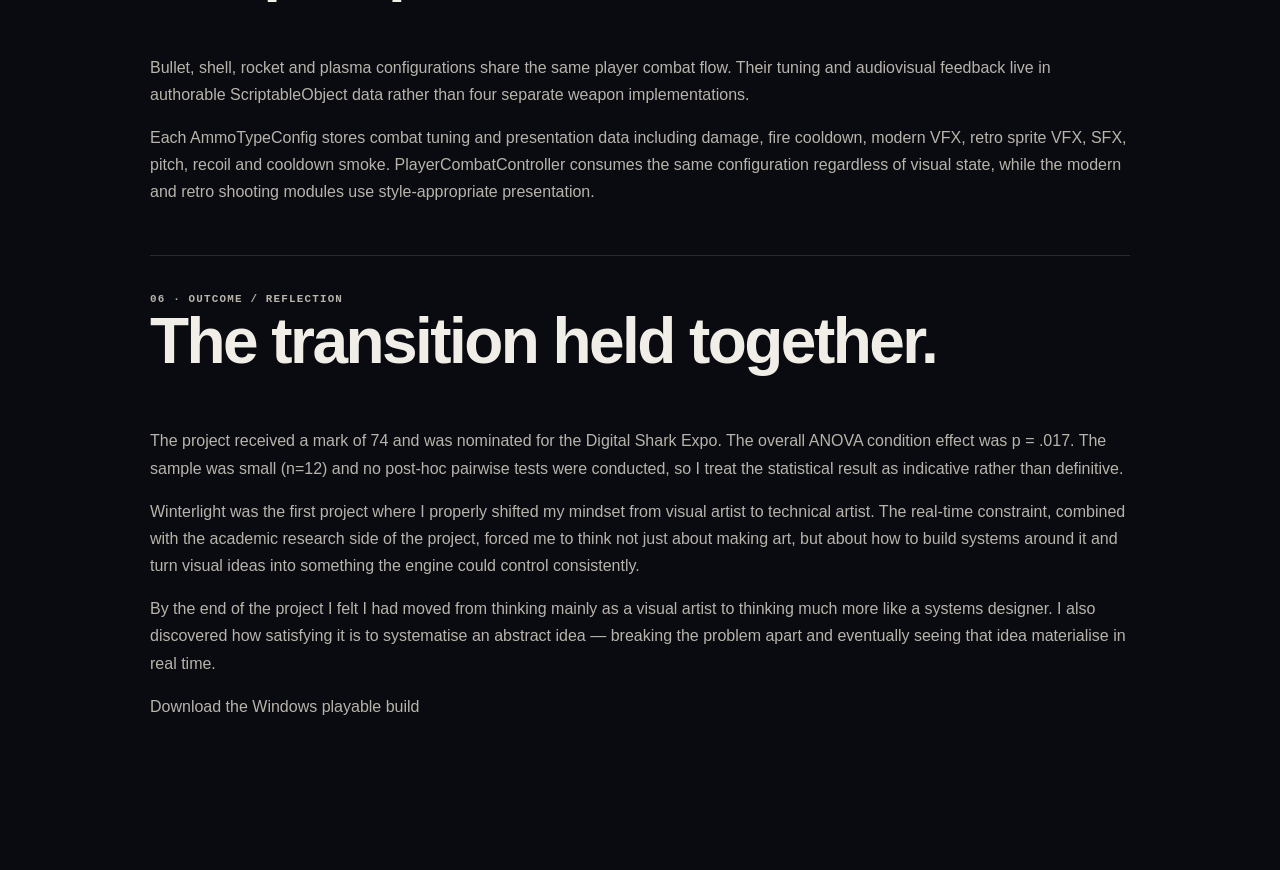
<file: projects/project-winterlight/index.html>
<!doctype html>
<html lang="en">
  <head>
    <meta charset="utf-8" />
    <meta name="viewport" content="width=device-width, initial-scale=1" />
    <meta name="theme-color" content="#090b10" />
    <meta name="description" content="Project Winterlight — technical art case study by Andrei-Constantin Purcăreață covering a runtime modern-to-retro style system in Unity 6 / URP." />
    <link rel="canonical" href="https://andcns.github.io/projects/project-winterlight/" />
    <title>Project Winterlight — Andrei-Constantin Purcăreață</title>
    <link rel="stylesheet" href="../../styles.css?v=11" />
    <style>
      .crawl-case-study{padding-block:54px 100px;max-width:980px}.crawl-case-study section{padding:34px 0;border-top:1px solid var(--line)}.crawl-case-study h2{font-size:clamp(2rem,5vw,4.5rem);letter-spacing:-.04em}.crawl-case-study h3{font-size:clamp(1.45rem,3vw,2.4rem);margin-bottom:14px}.crawl-case-study p,.crawl-case-study li{color:var(--paper-soft);line-height:1.7}.crawl-case-study strong{color:var(--paper)}.crawl-meta{display:grid;grid-template-columns:repeat(3,minmax(0,1fr));gap:14px;margin:26px 0 44px}.crawl-meta div{padding:16px;border:1px solid var(--line);background:var(--ink-raised)}.crawl-meta span{display:block;color:var(--muted);font-size:.72rem;text-transform:uppercase;letter-spacing:.08em;margin-bottom:6px}@media(max-width:720px){.crawl-meta{grid-template-columns:1fr}}
    </style>
  </head>
  <body>
    <header class="site-header">
      <a class="brand" href="../../" aria-label="Back to portfolio">
        <span class="brand-copy"><span class="brand-name">Andrei-Constantin</span><span class="brand-role">Technical Artist · PCG</span></span>
      </a>
      <nav class="site-nav" aria-label="Project navigation"><a href="../../">Portfolio</a><a class="nav-cv" href="../../assets/files/Andrei-Purcareata-CV.pdf">CV ↗</a></nav>
    </header>
    <main class="shell crawl-case-study">
      <p class="technical-label">Technical art · Runtime style system</p>
      <h1>Project Winterlight</h1>
      <p class="intro-summary">A controlled FPS prototype built around a runtime transition between modern 3D and 1990s-inspired presentation while the gameplay state stays consistent.</p>
      <div class="crawl-meta">
        <div><span>Role</span><strong>Solo developer / technical artist</strong></div>
        <div><span>Tools</span><strong>Unity 6 / URP · C# · Blender · Substance 3D Painter</strong></div>
        <div><span>Outcome</span><strong>74 · First-class dissertation · Digital Shark Expo nominee</strong></div>
      </div>

      <section>
        <p class="technical-label">01 · Technical art / System overview</p>
        <h2>One gameplay state. Two presentation systems.</h2>
        <p>I approached the problem from the art side first: the modern and retro versions needed to feel like two complete visual states without becoming two different games. A central style state coordinates the presentation layers, while the underlying gameplay stays consistent.</p>
        <p>The transition is triggered by a scripted event or debug input. StyleSwapManager owns the Modern / Retro state and blocks overlapping swaps. Transition FX briefly pauses registered gameplay systems, plays the CRT roll / tear / settle sequence, commits the new state at one controlled midpoint, then broadcasts the presentation state through a GlobalStyleSwapEvent ScriptableObject event channel.</p>
        <p>Listeners update the environment material sets, enemy 3D/billboard representation and damage VFX, player weapon presentation, HUD art/fonts/face states/crosshair, and audio mixer snapshots. The level geometry and underlying gameplay remain unchanged.</p>
        <p><strong>My role:</strong> I approached Winterlight from a 3D art and technical-art perspective: defining how the visual states should behave, authoring the key 3D assets and presentation, and then building the Unity setup needed to make those elements work together in real time. I configured, integrated, tested and debugged the system in-engine, while the C# implementation used AI assistance based on my requirements and system design.</p>
      </section>

      <section>
        <p class="technical-label">02 · 3D art / Authorship</p>
        <h2>Built as an artist. Systematised as technical art.</h2>
        <p>My starting point on Winterlight was 3D art. The weapon, enemy, retro presentation and visual direction are the foundation of the project; the technical work grew out of needing those authored assets to behave as one controlled real-time system.</p>
        <h3>Authored / directed by me</h3>
        <ul>
          <li>Khronovik player weapon: modelling, UVs, baking, texturing and Unity implementation.</li>
          <li>Enemy visual design, 3D asset and retro billboard representation.</li>
          <li>Level layout, HUD presentation, visual direction and transition timing.</li>
          <li>Technical-art system design: defining how each visual state should behave and how the presentation layers should respond together.</li>
          <li>Unity integration, combat configuration, testing and technical debugging.</li>
          <li>Research design, playtesting, IEQ processing and evaluation.</li>
        </ul>
        <h3>External / assisted resources</h3>
        <ul>
          <li>Environment surface materials came from a licensed paid PBR material library; I built and dressed the playable space around the research requirements.</li>
          <li>The CRT post-process was a commercial shader asset that I integrated and tuned as part of the retro presentation.</li>
          <li>All sound effects were sourced from Pixabay.</li>
          <li>Original music was produced by Vlad Popescu under my direction.</li>
          <li>C# implementation used AI-assisted coding based on my system design and requirements.</li>
        </ul>
      </section>

      <section>
        <p class="technical-label">03 · Research context / Constraint</p>
        <h2>The research gave the system a constraint.</h2>
        <p>Winterlight was built for my final-year dissertation. Modern, retro and transition conditions had to remain mechanically comparable, so the visual transformation could be tested without changing the game underneath it.</p>
        <p>I built three controlled conditions — Modern, Retro and Transition — around the same level, combat rules and enemy behaviour. The experiment used the Immersive Experience Questionnaire (IEQ) with 12 participants, four per condition. Mean IEQ scores were 4.90 for Modern, 5.62 for Transition and 6.06 for Retro.</p>
      </section>

      <section>
        <p class="technical-label">04 · Problems / Solutions</p>
        <h2>Keeping two enemies mechanically equivalent.</h2>
        <p>The modern enemy used skeletal 3D animation while the retro version used billboard sprites. Letting either animation directly own combat timing risked making the two visual conditions play differently.</p>
        <h3>Gameplay drives presentation</h3>
        <p>EnemyRangedBrain and RangedAttackModule own navigation and attack state. EnemyVisualAnimatorProxy sends the same parameters to both animators, while EnemyStyleSwapListener controls which renderer and damage VFX are presented.</p>
        <p>For the system-wide transition, gameplay systems are briefly paused, the CRT/glitch sequence plays, the global state is committed once at the midpoint, and play resumes. This prevents environment, HUD, enemy and audio layers from visibly changing at different times.</p>
        <p>After a style event, PlayerCombatController waits one frame before caching the style-appropriate shoot module, avoiding a stale module while weapon objects are still applying their new active state.</p>
      </section>

      <section>
        <p class="technical-label">05 · Combat / Data-driven configuration</p>
        <h2>Four ammo behaviours, one weapon platform.</h2>
        <p>Bullet, shell, rocket and plasma configurations share the same player combat flow. Their tuning and audiovisual feedback live in authorable ScriptableObject data rather than four separate weapon implementations.</p>
        <p>Each AmmoTypeConfig stores combat tuning and presentation data including damage, fire cooldown, modern VFX, retro sprite VFX, SFX, pitch, recoil and cooldown smoke. PlayerCombatController consumes the same configuration regardless of visual state, while the modern and retro shooting modules use style-appropriate presentation.</p>
      </section>

      <section>
        <p class="technical-label">06 · Outcome / Reflection</p>
        <h2>The transition held together.</h2>
        <p>The project received a mark of 74 and was nominated for the Digital Shark Expo. The overall ANOVA condition effect was p = .017. The sample was small (n=12) and no post-hoc pairwise tests were conducted, so I treat the statistical result as indicative rather than definitive.</p>
        <p>Winterlight was the first project where I properly shifted my mindset from visual artist to technical artist. The real-time constraint, combined with the academic research side of the project, forced me to think not just about making art, but about how to build systems around it and turn visual ideas into something the engine could control consistently.</p>
        <p>By the end of the project I felt I had moved from thinking mainly as a visual artist to thinking much more like a systems designer. I also discovered how satisfying it is to systematise an abstract idea — breaking the problem apart and eventually seeing that idea materialise in real time.</p>
        <p><a href="https://github.com/andcns/andcns.github.io/releases/latest/download/Project_Winterlight_Win.rar">Download the Windows playable build</a></p>
      </section>
    </main>
  </body>
</html>
</file>
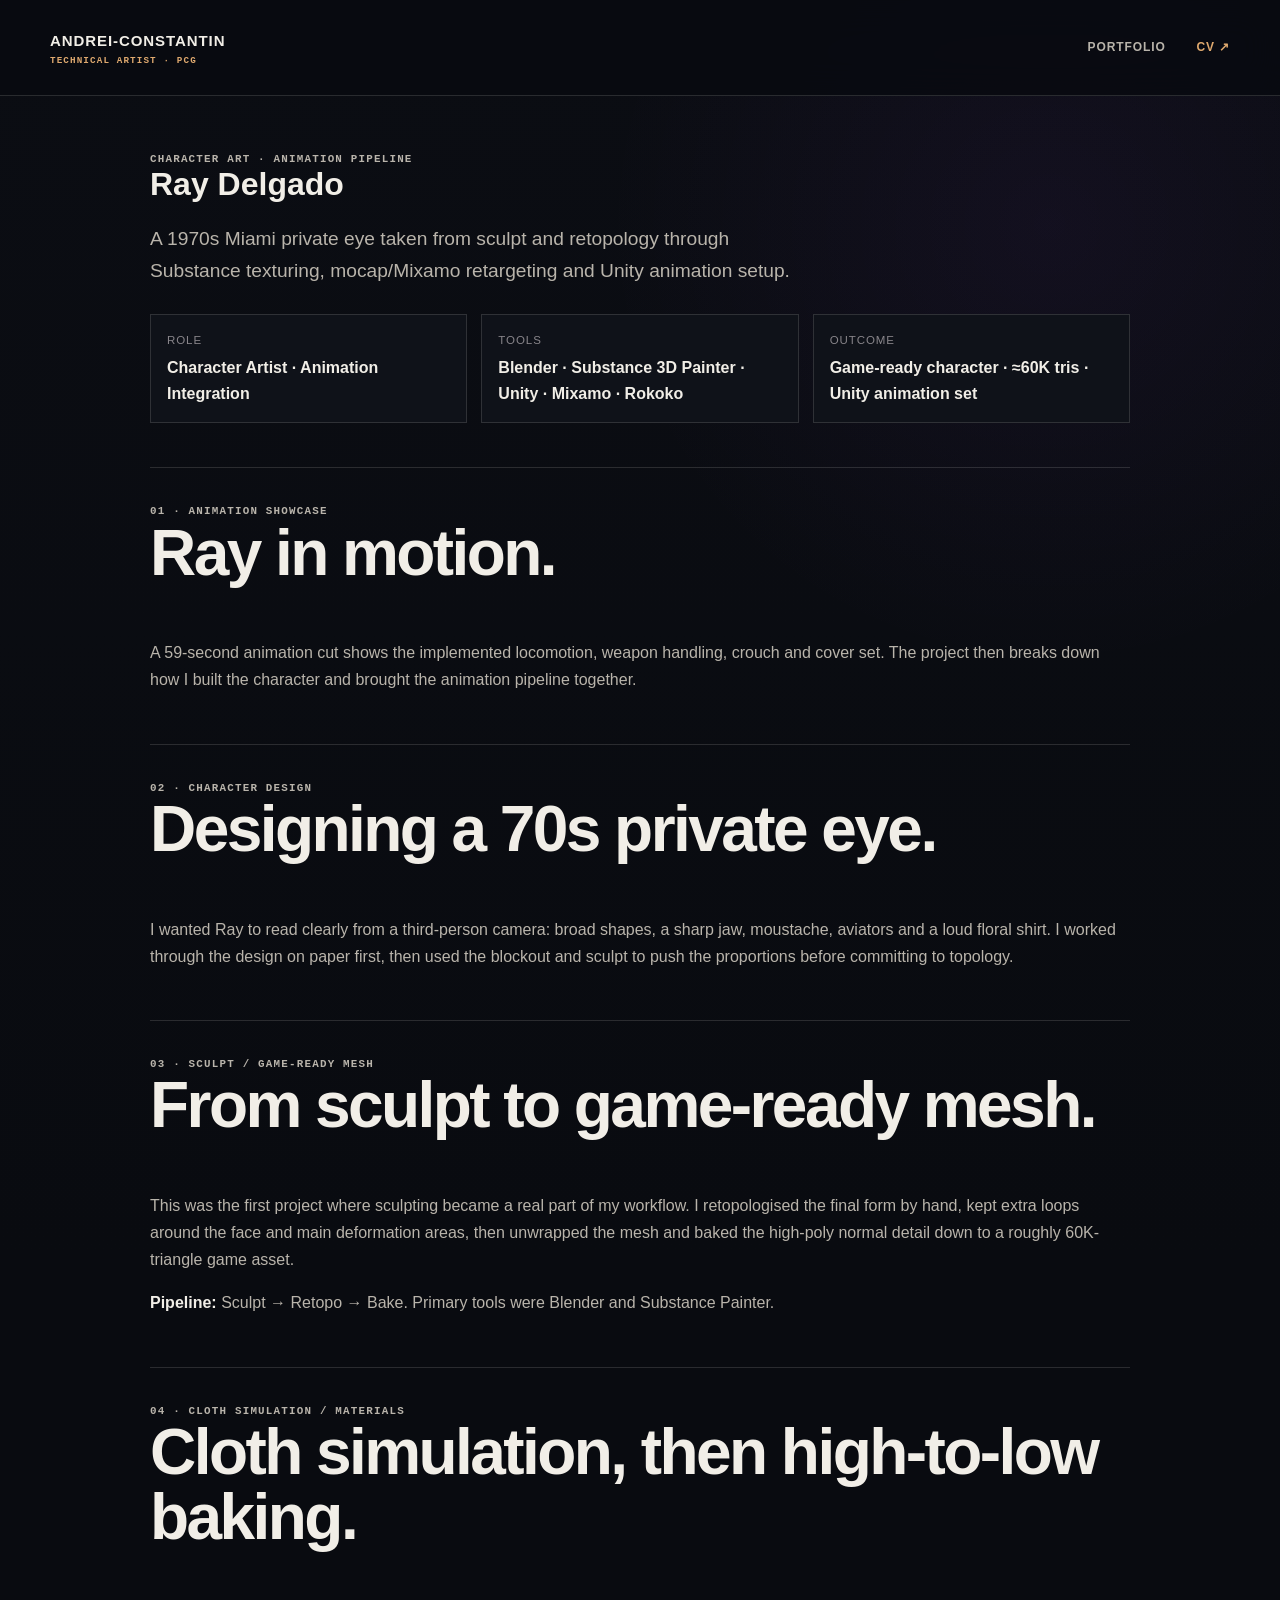
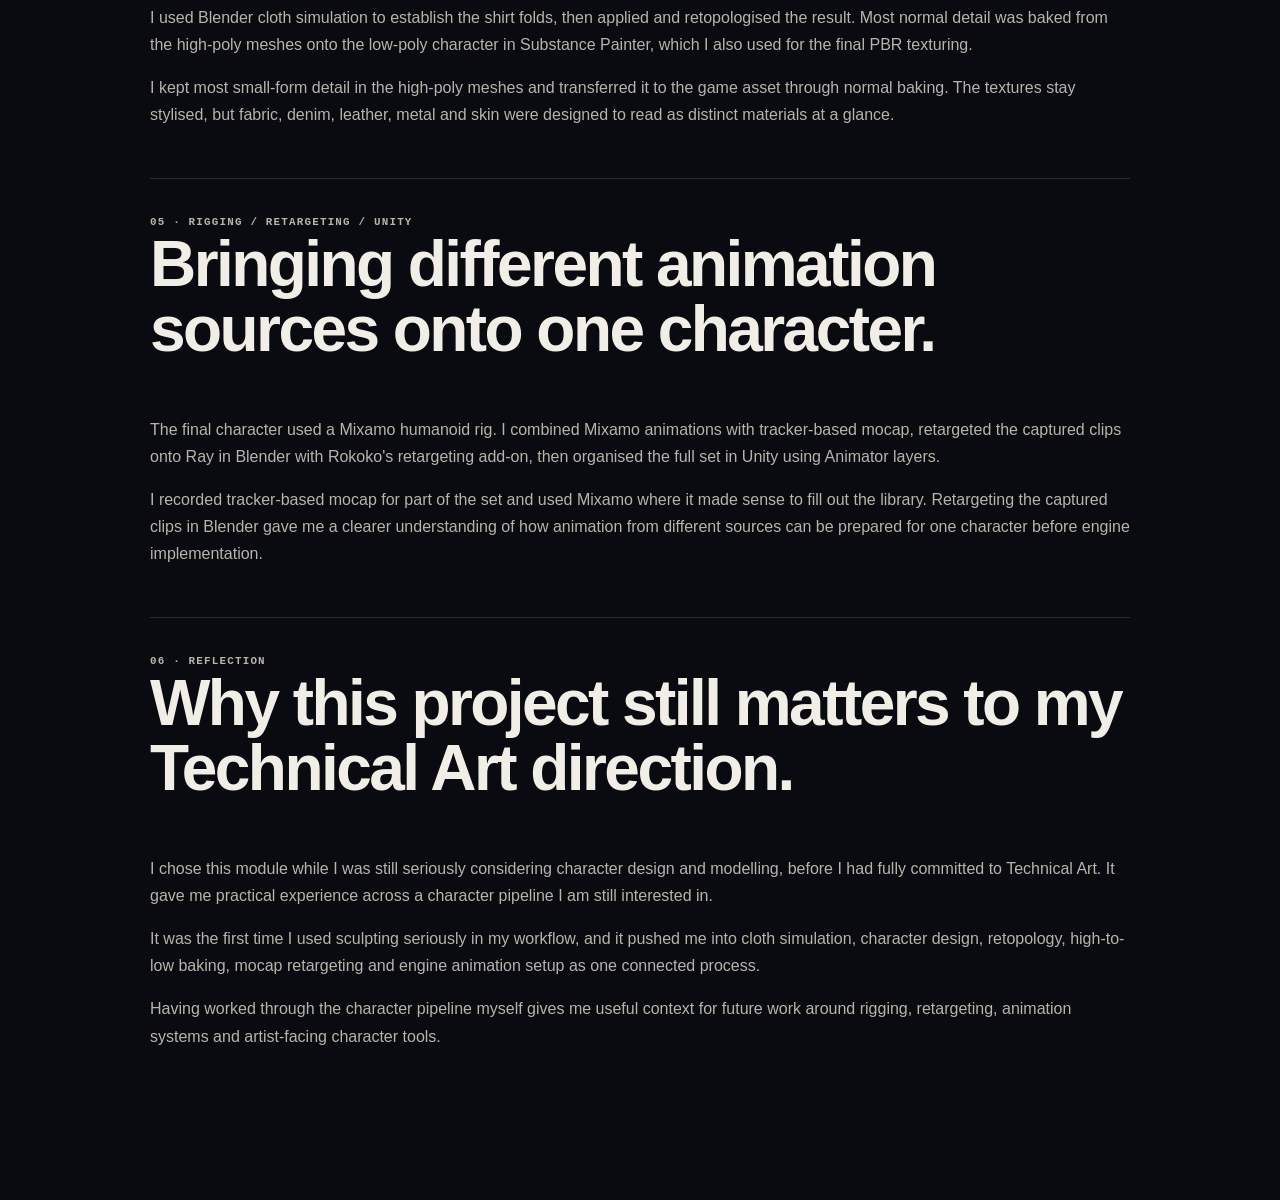
<file: projects/ray-delgado/index.html>
<!doctype html>
<html lang="en">
  <head>
    <meta charset="utf-8" />
    <meta name="viewport" content="width=device-width, initial-scale=1" />
    <meta name="theme-color" content="#090b10" />
    <meta name="description" content="Ray Delgado — character art and animation pipeline case study by Andrei-Constantin Purcăreață." />
    <link rel="canonical" href="https://andcns.github.io/projects/ray-delgado/" />
    <title>Ray Delgado — Andrei-Constantin Purcăreață</title>
    <link rel="stylesheet" href="../../styles.css?v=11" />
    <style>
      .crawl-case-study{padding-block:54px 100px;max-width:980px}.crawl-case-study section{padding:34px 0;border-top:1px solid var(--line)}.crawl-case-study h2{font-size:clamp(2rem,5vw,4.5rem);letter-spacing:-.04em}.crawl-case-study h3{font-size:clamp(1.45rem,3vw,2.4rem);margin-bottom:14px}.crawl-case-study p,.crawl-case-study li{color:var(--paper-soft);line-height:1.7}.crawl-case-study strong{color:var(--paper)}.crawl-meta{display:grid;grid-template-columns:repeat(3,minmax(0,1fr));gap:14px;margin:26px 0 44px}.crawl-meta div{padding:16px;border:1px solid var(--line);background:var(--ink-raised)}.crawl-meta span{display:block;color:var(--muted);font-size:.72rem;text-transform:uppercase;letter-spacing:.08em;margin-bottom:6px}@media(max-width:720px){.crawl-meta{grid-template-columns:1fr}}
    </style>
  </head>
  <body>
    <header class="site-header">
      <a class="brand" href="../../" aria-label="Back to portfolio"><span class="brand-copy"><span class="brand-name">Andrei-Constantin</span><span class="brand-role">Technical Artist · PCG</span></span></a>
      <nav class="site-nav" aria-label="Project navigation"><a href="../../">Portfolio</a><a class="nav-cv" href="../../assets/files/Andrei-Purcareata-CV.pdf">CV ↗</a></nav>
    </header>
    <main class="shell crawl-case-study">
      <p class="technical-label">Character art · Animation pipeline</p>
      <h1>Ray Delgado</h1>
      <p class="intro-summary">A 1970s Miami private eye taken from sculpt and retopology through Substance texturing, mocap/Mixamo retargeting and Unity animation setup.</p>
      <div class="crawl-meta">
        <div><span>Role</span><strong>Character Artist · Animation Integration</strong></div>
        <div><span>Tools</span><strong>Blender · Substance 3D Painter · Unity · Mixamo · Rokoko</strong></div>
        <div><span>Outcome</span><strong>Game-ready character · ≈60K tris · Unity animation set</strong></div>
      </div>

      <section>
        <p class="technical-label">01 · Animation showcase</p>
        <h2>Ray in motion.</h2>
        <p>A 59-second animation cut shows the implemented locomotion, weapon handling, crouch and cover set. The project then breaks down how I built the character and brought the animation pipeline together.</p>
      </section>

      <section>
        <p class="technical-label">02 · Character design</p>
        <h2>Designing a 70s private eye.</h2>
        <p>I wanted Ray to read clearly from a third-person camera: broad shapes, a sharp jaw, moustache, aviators and a loud floral shirt. I worked through the design on paper first, then used the blockout and sculpt to push the proportions before committing to topology.</p>
      </section>

      <section>
        <p class="technical-label">03 · Sculpt / Game-ready mesh</p>
        <h2>From sculpt to game-ready mesh.</h2>
        <p>This was the first project where sculpting became a real part of my workflow. I retopologised the final form by hand, kept extra loops around the face and main deformation areas, then unwrapped the mesh and baked the high-poly normal detail down to a roughly 60K-triangle game asset.</p>
        <p><strong>Pipeline:</strong> Sculpt → Retopo → Bake. Primary tools were Blender and Substance Painter.</p>
      </section>

      <section>
        <p class="technical-label">04 · Cloth simulation / Materials</p>
        <h2>Cloth simulation, then high-to-low baking.</h2>
        <p>I used Blender cloth simulation to establish the shirt folds, then applied and retopologised the result. Most normal detail was baked from the high-poly meshes onto the low-poly character in Substance Painter, which I also used for the final PBR texturing.</p>
        <p>I kept most small-form detail in the high-poly meshes and transferred it to the game asset through normal baking. The textures stay stylised, but fabric, denim, leather, metal and skin were designed to read as distinct materials at a glance.</p>
      </section>

      <section>
        <p class="technical-label">05 · Rigging / Retargeting / Unity</p>
        <h2>Bringing different animation sources onto one character.</h2>
        <p>The final character used a Mixamo humanoid rig. I combined Mixamo animations with tracker-based mocap, retargeted the captured clips onto Ray in Blender with Rokoko's retargeting add-on, then organised the full set in Unity using Animator layers.</p>
        <p>I recorded tracker-based mocap for part of the set and used Mixamo where it made sense to fill out the library. Retargeting the captured clips in Blender gave me a clearer understanding of how animation from different sources can be prepared for one character before engine implementation.</p>
      </section>

      <section>
        <p class="technical-label">06 · Reflection</p>
        <h2>Why this project still matters to my Technical Art direction.</h2>
        <p>I chose this module while I was still seriously considering character design and modelling, before I had fully committed to Technical Art. It gave me practical experience across a character pipeline I am still interested in.</p>
        <p>It was the first time I used sculpting seriously in my workflow, and it pushed me into cloth simulation, character design, retopology, high-to-low baking, mocap retargeting and engine animation setup as one connected process.</p>
        <p>Having worked through the character pipeline myself gives me useful context for future work around rigging, retargeting, animation systems and artist-facing character tools.</p>
      </section>
    </main>
  </body>
</html>
</file>
<file: styles.css>
:root {
  --ink: #090b10;
  --ink-raised: #0f1219;
  --ink-soft: #151923;
  --paper: #f1eee7;
  --paper-soft: #b9b4ab;
  --muted: #88858a;
  --line: rgba(241, 238, 231, 0.14);
  --line-strong: rgba(241, 238, 231, 0.28);
  --copper: #c28a56;
  --copper-bright: #dfa96f;
  --action-copper: #d3864e;
  --action-copper-bright: #e2a16f;
  --violet: #a84cff;
  --violet-glow: rgba(168, 76, 255, 0.28);
  --shell: min(1180px, calc(100vw - 40px));
  --display: "Bahnschrift", "Arial Narrow", "Segoe UI", sans-serif;
  --body: Inter, "Segoe UI", Arial, sans-serif;
}

* {
  box-sizing: border-box;
}

html {
  scroll-behavior: smooth;
  scroll-padding-top: 108px;
  background: var(--ink);
}

body {
  margin: 0;
  background:
    radial-gradient(circle at 82% 8%, rgba(168, 76, 255, 0.055), transparent 28rem),
    linear-gradient(180deg, #0b0d13 0%, var(--ink) 45%);
  color: var(--paper);
  font-family: var(--body);
  font-size: 16px;
  line-height: 1.6;
  text-rendering: optimizeLegibility;
}

body::before {
  position: fixed;
  inset: 0;
  z-index: -1;
  background-image:
    linear-gradient(rgba(255, 255, 255, 0.018) 1px, transparent 1px),
    linear-gradient(90deg, rgba(255, 255, 255, 0.018) 1px, transparent 1px);
  background-size: 52px 52px;
  content: "";
  mask-image: linear-gradient(to bottom, black, transparent 70%);
}

body.dialog-open {
  overflow: hidden;
}

body.lightbox-open {
  overflow: hidden;
}

a {
  color: inherit;
  text-decoration: none;
}

button,
a {
  -webkit-tap-highlight-color: transparent;
}

img {
  display: block;
  max-width: 100%;
}

button {
  color: inherit;
  font: inherit;
}

::selection {
  background: var(--violet);
  color: white;
}

:focus-visible {
  outline: 2px solid var(--violet);
  outline-offset: 4px;
}

.shell {
  width: var(--shell);
  margin-inline: auto;
}

.skip-link {
  position: fixed;
  top: 10px;
  left: 10px;
  z-index: 200;
  padding: 10px 14px;
  background: var(--paper);
  color: var(--ink);
  transform: translateY(-150%);
}

.skip-link:focus {
  transform: translateY(0);
}

.site-header {
  position: sticky;
  top: 0;
  z-index: 50;
  min-height: 96px;
  display: flex;
  align-items: center;
  justify-content: space-between;
  gap: 30px;
  padding-inline: max(20px, calc((100vw - 1180px) / 2));
  border-bottom: 1px solid var(--line);
  background: rgba(9, 11, 16, 0.88);
  backdrop-filter: blur(18px);
}

.brand {
  min-width: max-content;
  display: inline-flex;
  align-items: center;
  gap: 15px;
}

.brand-mark {
  position: relative;
  width: 66px;
  height: 66px;
  display: block;
  flex: 0 0 auto;
}

.brand-mark img {
  width: 100%;
  height: 100%;
  object-fit: contain;
}

.brand-copy {
  display: flex;
  flex-direction: column;
  gap: 3px;
}

.brand-name {
  font-family: var(--display);
  font-size: 0.94rem;
  font-weight: 750;
  letter-spacing: 0.06em;
  text-transform: uppercase;
}

.brand-role {
  color: var(--copper-bright);
  font-family: ui-monospace, SFMono-Regular, Consolas, monospace;
  font-size: 0.58rem;
  font-weight: 700;
  letter-spacing: 0.12em;
  line-height: 1;
  text-transform: uppercase;
}

.site-nav {
  display: flex;
  align-items: center;
  gap: clamp(15px, 2.4vw, 31px);
  color: var(--paper-soft);
  font-size: 0.75rem;
  font-weight: 700;
  letter-spacing: 0.075em;
  text-transform: uppercase;
}

.site-nav a {
  transition: color 160ms ease;
}

.site-nav a:hover {
  color: var(--paper);
}

.site-nav a[aria-current="page"] {
  color: var(--paper);
}

.site-nav a[aria-current="page"]::after {
  display: block;
  width: 100%;
  height: 1px;
  margin-top: 4px;
  background: linear-gradient(90deg, var(--copper-bright), var(--violet));
  content: "";
}

.site-nav .nav-cv {
  color: var(--copper-bright);
}

.menu-toggle {
  display: none;
  border: 0;
  background: transparent;
  font-size: 0.76rem;
  font-weight: 750;
  letter-spacing: 0.08em;
  text-transform: uppercase;
}

.intro {
  position: relative;
  min-height: 500px;
  display: flex;
  align-items: center;
  overflow: hidden;
  padding-block: 82px 66px;
  isolation: isolate;
}

.intro-copy {
  position: relative;
  z-index: 2;
  max-width: 920px;
}

.intro::after {
  position: absolute;
  z-index: 1;
  inset: 0 auto 0 0;
  width: 66%;
  background: linear-gradient(90deg, var(--ink) 0%, rgba(9, 11, 16, 0.88) 35%, rgba(9, 11, 16, 0.56) 68%, transparent 100%);
  content: "";
  pointer-events: none;
}

.technical-label {
  margin: 0;
  color: var(--copper-bright);
  font-family: ui-monospace, SFMono-Regular, Consolas, monospace;
  font-size: 0.68rem;
  font-weight: 700;
  letter-spacing: 0.11em;
  line-height: 1.4;
  text-transform: uppercase;
}

.intro .technical-label {
  display: flex;
  gap: 28px;
  margin-bottom: 20px;
  color: var(--muted);
}

h1,
h2,
h3,
p {
  margin-top: 0;
}

h1,
h2,
h3 {
  font-family: var(--display);
  line-height: 1.02;
}

.intro h1 {
  max-width: 950px;
  margin-bottom: 25px;
  font-size: clamp(2.65rem, 6.3vw, 6.15rem);
  font-weight: 720;
  letter-spacing: -0.052em;
}

.intro h1 em {
  color: var(--copper-bright);
  font-style: normal;
  font-weight: inherit;
}

.intro-summary {
  max-width: 650px;
  margin-bottom: 0;
  color: var(--paper-soft);
  font-size: clamp(1rem, 1.55vw, 1.2rem);
}

.intro-signal {
  position: absolute;
  z-index: 0;
  top: 50%;
  right: -34px;
  width: 740px;
  height: 460px;
  opacity: 0.78;
  transform: translateY(-50%);
  pointer-events: none;
  -webkit-mask-image: radial-gradient(ellipse 84% 78% at 68% 50%, #000 28%, rgba(0, 0, 0, 0.9) 56%, transparent 100%);
  mask-image: radial-gradient(ellipse 84% 78% at 68% 50%, #000 28%, rgba(0, 0, 0, 0.9) 56%, transparent 100%);
}

.inner-page {
  min-height: calc(100dvh - 172px);
}

.page-intro {
  padding-block: clamp(70px, 9vw, 125px) clamp(46px, 6vw, 78px);
  border-bottom: 1px solid var(--line);
}

.page-intro-grid {
  display: grid;
  grid-template-columns: minmax(0, 1.35fr) minmax(280px, 0.65fr);
  gap: clamp(38px, 8vw, 120px);
  align-items: end;
  margin-top: 14px;
}

.page-intro h1 {
  margin: 0;
  font-size: clamp(3.7rem, 8vw, 8.2rem);
  letter-spacing: -0.055em;
}

.page-intro-grid > p {
  max-width: 520px;
  margin: 0 0 10px;
  color: var(--paper-soft);
  font-size: clamp(1rem, 1.5vw, 1.15rem);
}

.page-work-list {
  padding-top: 58px;
}

.page-about {
  padding-top: clamp(54px, 7vw, 90px);
}

.page-about .about-grid {
  padding-left: 0;
}

.shader-graph {
  overflow: hidden;
  background:
    linear-gradient(rgba(255, 255, 255, 0.025) 1px, transparent 1px),
    linear-gradient(90deg, rgba(255, 255, 255, 0.025) 1px, transparent 1px),
    rgba(8, 10, 15, 0.18);
  background-size: 24px 24px;
}

.shader-links {
  position: absolute;
  inset: 0;
  width: 100%;
  height: 100%;
  overflow: visible;
  pointer-events: none;
}

.shader-link {
  fill: none;
  stroke-width: 2;
  vector-effect: non-scaling-stroke;
}

.shader-link-copper {
  stroke: rgba(223, 169, 111, 0.78);
}

.shader-link-violet {
  stroke: rgba(168, 76, 255, 0.7);
}

.shader-node {
  position: absolute;
  z-index: 1;
  width: 190px;
  overflow: visible;
  border: 1px solid rgba(241, 238, 231, 0.18);
  border-radius: 5px;
  background: rgba(20, 24, 32, 0.88);
  box-shadow: 0 12px 32px rgba(0, 0, 0, 0.34);
  color: var(--paper-soft);
  font-family: ui-monospace, SFMono-Regular, Consolas, monospace;
  font-size: 0.62rem;
  line-height: 1;
}

.shader-node-noise {
  top: 4px;
  left: 150px;
}

.shader-node-range {
  bottom: 4px;
  left: 230px;
}

.shader-node-output {
  top: 185px;
  right: 20px;
  width: 180px;
}

.shader-node-title {
  display: block;
  padding: 9px 11px;
  border-bottom: 1px solid rgba(241, 238, 231, 0.12);
  border-radius: 3px 3px 0 0;
  background: rgba(194, 138, 86, 0.2);
  color: var(--paper);
  font-weight: 800;
  letter-spacing: 0.025em;
}

.shader-node-title-output {
  background: rgba(168, 76, 255, 0.18);
}

.shader-node-row {
  position: relative;
  min-height: 30px;
  display: flex;
  align-items: center;
  justify-content: space-between;
  gap: 8px;
  padding: 7px 11px;
  border-bottom: 1px solid rgba(241, 238, 231, 0.055);
}

.shader-node-row:last-child {
  border-bottom: 0;
}

.shader-node-row b {
  color: var(--muted);
  font-weight: 600;
}

.shader-socket {
  position: absolute;
  top: 50%;
  width: 10px;
  height: 10px;
  border: 1.5px solid #8f929a;
  border-radius: 50%;
  background: var(--ink-raised);
  transform: translateY(-50%);
}

.socket-input {
  left: -6px;
}

.socket-output {
  right: -6px;
}

.socket-copper {
  border-color: var(--copper-bright);
  box-shadow: 0 0 8px rgba(223, 169, 111, 0.25);
}

.socket-violet {
  border-color: var(--violet);
  box-shadow: 0 0 8px var(--violet-glow);
}

.socket-grey {
  border-color: #a8abb2;
}

.section {
  padding-block: 90px;
}

.section-header {
  display: grid;
  grid-template-columns: 55px minmax(0, 1fr) minmax(280px, 0.65fr);
  gap: 24px;
  align-items: end;
  margin-bottom: 38px;
  padding-top: 20px;
  border-top: 1px solid var(--line);
}

.section-index {
  margin-bottom: 6px;
  color: var(--violet);
  font-family: ui-monospace, monospace;
  font-size: 0.75rem;
}

.section-header h2 {
  margin: 4px 0 0;
  font-size: clamp(2.3rem, 4.8vw, 5rem);
  letter-spacing: -0.045em;
}

.section-note {
  margin-bottom: 7px;
  color: var(--paper-soft);
  font-size: 0.93rem;
}

.selected-grid {
  display: grid;
  grid-template-columns: repeat(2, minmax(0, 1fr));
  gap: 18px;
}

.selected-card {
  position: relative;
  min-height: 330px;
  padding: 0;
  overflow: hidden;
  border: 1px solid var(--line);
  background: var(--ink-raised);
  cursor: pointer;
  text-align: left;
  isolation: isolate;
  clip-path: polygon(0 0, calc(100% - 18px) 0, 100% 18px, 100% 100%, 0 100%);
  transform: translateZ(0);
  transition:
    border-color 260ms ease,
    transform 420ms cubic-bezier(0.2, 0.75, 0.2, 1),
    box-shadow 420ms ease;
}

.selected-card::after {
  position: absolute;
  right: 0;
  bottom: 0;
  left: 0;
  z-index: 3;
  height: 2px;
  background: linear-gradient(90deg, transparent, var(--copper-bright), var(--violet), transparent);
  content: "";
  opacity: 0;
  transform: translateX(-35%);
  transition: opacity 260ms ease, transform 560ms cubic-bezier(0.2, 0.75, 0.2, 1);
}

.selected-card-featured {
  grid-column: 1 / -1;
  min-height: 560px;
}

.card-media,
.card-shade {
  position: absolute;
  inset: 0;
}

.card-media img,
.other-gallery img,
.zoomable-image img {
  width: 100%;
  height: 100%;
  object-fit: cover;
}

.card-media img {
  transition: transform 700ms cubic-bezier(0.16, 0.75, 0.22, 1), filter 420ms ease;
}

.card-shade {
  background: linear-gradient(180deg, rgba(7, 9, 13, 0.02) 28%, rgba(7, 9, 13, 0.94) 100%);
  transition: background 420ms ease;
}

.card-number {
  position: absolute;
  top: 18px;
  left: 18px;
  z-index: 2;
  padding: 5px 8px;
  border: 1px solid rgba(255, 255, 255, 0.2);
  background: rgba(7, 9, 13, 0.55);
  color: var(--paper);
  font-family: ui-monospace, monospace;
  font-size: 0.68rem;
  backdrop-filter: blur(8px);
}

.card-copy {
  position: absolute;
  right: 24px;
  bottom: 24px;
  left: 24px;
  z-index: 2;
  display: flex;
  flex-direction: column;
  align-items: flex-start;
  transition: transform 420ms cubic-bezier(0.2, 0.75, 0.2, 1);
}

.card-copy strong {
  margin-top: 8px;
  font-family: var(--display);
  font-size: clamp(1.65rem, 3.2vw, 3.5rem);
  line-height: 1;
  letter-spacing: -0.035em;
}

.selected-card-featured .card-copy strong {
  font-size: clamp(2.5rem, 5vw, 5.5rem);
}

.card-role {
  margin-top: 10px;
  color: var(--paper-soft);
  font-size: 0.84rem;
}

.card-open {
  position: absolute;
  right: 22px;
  top: 20px;
  z-index: 2;
  color: var(--paper);
  font-family: ui-monospace, monospace;
  font-size: 0.68rem;
  letter-spacing: 0.06em;
  opacity: 0;
  transform: translateY(-6px);
  transition: opacity 300ms ease, transform 420ms cubic-bezier(0.2, 0.75, 0.2, 1);
  text-transform: uppercase;
}

.selected-card:hover,
.selected-card:focus-visible {
  border-color: rgba(194, 138, 86, 0.72);
  box-shadow: 0 22px 60px rgba(0, 0, 0, 0.28);
  transform: translateY(-5px);
}

.selected-card:hover .card-media img,
.selected-card:focus-visible .card-media img {
  filter: saturate(1.08) contrast(1.03);
  transform: scale(1.045);
}

.selected-card:hover .card-shade,
.selected-card:focus-visible .card-shade {
  background: linear-gradient(180deg, rgba(7, 9, 13, 0.02) 18%, rgba(7, 9, 13, 0.96) 100%);
}

.selected-card:hover .card-copy,
.selected-card:focus-visible .card-copy {
  transform: translateY(-6px);
}

.selected-card:hover .card-open,
.selected-card:focus-visible .card-open {
  opacity: 1;
  transform: translateY(0);
}

.selected-card:hover::after,
.selected-card:focus-visible::after {
  opacity: 0.9;
  transform: translateX(0);
}

.pending-media {
  position: absolute;
  inset: 0;
  display: grid;
  place-items: center;
  overflow: hidden;
  background:
    radial-gradient(circle at 50% 50%, rgba(168, 76, 255, 0.16), transparent 27%),
    linear-gradient(135deg, #11151d, #090b10 60%);
}

.pending-media::before,
.pending-media::after {
  position: absolute;
  width: 70%;
  height: 1px;
  background: linear-gradient(90deg, transparent, rgba(194, 138, 86, 0.58), transparent);
  content: "";
}

.pending-media::before {
  transform: rotate(22deg);
}

.pending-media::after {
  transform: rotate(-22deg);
}

.pending-orbit {
  width: 125px;
  height: 125px;
  border: 1px solid rgba(168, 76, 255, 0.42);
  border-radius: 50%;
  box-shadow: 0 0 60px rgba(168, 76, 255, 0.08) inset;
}

.pending-media .technical-label {
  position: absolute;
  bottom: 42%;
  max-width: 230px;
  padding: 7px 10px;
  background: rgba(9, 11, 16, 0.72);
  color: var(--paper-soft);
  text-align: center;
}

.devlog-callout-wrap {
  padding-block: 24px 70px;
}

.devlog-callout {
  position: relative;
  min-height: 205px;
  display: grid;
  grid-template-columns: 1fr 1.25fr;
  align-items: stretch;
  overflow: hidden;
  border: 1px solid rgba(194, 138, 86, 0.45);
  background: var(--ink-raised);
  clip-path: polygon(0 0, calc(100% - 24px) 0, 100% 24px, 100% 100%, 0 100%);
  transition: border-color 180ms ease, transform 180ms ease;
}

.devlog-callout:hover {
  border-color: var(--violet);
  transform: translateY(-3px);
}

.devlog-visual {
  position: relative;
  overflow: hidden;
  background:
    radial-gradient(circle at 35% 40%, rgba(168, 76, 255, 0.13), transparent 25%),
    linear-gradient(150deg, #151b20, #0b0d13);
}

.terrain-line {
  position: absolute;
  right: -8%;
  left: -8%;
  height: 80px;
  border-top: 1px solid rgba(194, 138, 86, 0.72);
  border-radius: 50%;
  transform: rotate(-7deg);
}

.terrain-line-a {
  top: 42%;
}

.terrain-line-b {
  top: 56%;
  border-color: rgba(194, 138, 86, 0.4);
}

.terrain-line-c {
  top: 69%;
  border-color: rgba(168, 76, 255, 0.45);
}

.devlog-copy {
  display: flex;
  flex-direction: column;
  justify-content: center;
  align-items: flex-start;
  padding: 34px clamp(28px, 5vw, 68px);
}

.devlog-copy strong {
  margin: 10px 0 17px;
  font-family: var(--display);
  font-size: clamp(1.8rem, 3.4vw, 3.4rem);
  line-height: 1;
  letter-spacing: -0.035em;
}

.devlog-copy > span:last-child {
  color: var(--paper-soft);
  font-size: 0.84rem;
}

.devlog-copy b {
  color: var(--violet);
}

.section-header-compact {
  margin-bottom: 32px;
}

.other-grid {
  display: grid;
  grid-template-columns: 1fr;
  gap: 28px;
}

.other-card {
  display: grid;
  grid-template-columns: minmax(0, 1.55fr) minmax(300px, 0.45fr);
  min-height: 410px;
  border-top: 1px solid var(--line-strong);
  border-bottom: 1px solid var(--line);
  background: rgba(15, 18, 25, 0.52);
}

.other-gallery {
  min-height: 410px;
  display: grid;
  grid-template-columns: minmax(0, 1.35fr) minmax(140px, 0.65fr);
  grid-template-rows: repeat(2, minmax(0, 1fr));
  gap: 2px;
  overflow: hidden;
  background: var(--ink);
}

.other-gallery .zoomable-image:first-child {
  grid-row: 1 / -1;
}

.other-copy {
  display: flex;
  flex-direction: column;
  justify-content: center;
  padding: clamp(30px, 4vw, 58px);
}

.other-copy h3 {
  margin: 13px 0 20px;
  font-size: clamp(2rem, 3.4vw, 3.5rem);
  letter-spacing: -0.02em;
}

.other-copy > p:last-child {
  margin-bottom: 0;
  color: var(--paper-soft);
  font-size: 1rem;
}

.zoomable-image {
  position: relative;
  min-width: 0;
  min-height: 0;
  display: block;
  padding: 0;
  overflow: hidden;
  border: 0;
  background: var(--ink-soft);
  cursor: zoom-in;
}

.zoomable-image img {
  transition: filter 280ms ease, transform 480ms cubic-bezier(0.18, 0.8, 0.2, 1);
}

.zoomable-image:hover img,
.zoomable-image:focus-visible img {
  filter: brightness(1.06) saturate(1.04);
  transform: scale(1.018);
}

.zoom-hint {
  position: absolute;
  right: 12px;
  bottom: 12px;
  padding: 6px 8px;
  border: 1px solid color-mix(in srgb, var(--action-copper) 55%, transparent);
  background: rgba(7, 9, 13, 0.78);
  color: var(--action-copper);
  font-family: ui-monospace, monospace;
  font-size: 0.62rem;
  font-weight: 700;
  letter-spacing: 0.07em;
  display: inline-flex;
  align-items: center;
  gap: 6px;
  opacity: 0.84;
  transform: translateY(0);
  transition: opacity 220ms ease, transform 280ms ease, border-color 220ms ease;
  text-transform: uppercase;
  backdrop-filter: blur(8px);
}

.zoom-hint svg {
  width: 17px;
  height: 17px;
  fill: none;
  stroke: currentColor;
  stroke-linecap: round;
  stroke-linejoin: round;
  stroke-width: 1.7;
}

.zoomable-image:hover .zoom-hint,
.zoomable-image:focus-visible .zoom-hint {
  opacity: 1;
  border-color: var(--action-copper);
  color: #e2a16f;
  box-shadow: 0 0 0 1px color-mix(in srgb, var(--action-copper) 12%, transparent), 0 0 14px color-mix(in srgb, var(--action-copper) 14%, transparent);
  transform: scale(1.04);
}

.about {
  padding-bottom: 120px;
}

.about-grid {
  display: grid;
  grid-template-columns: minmax(0, 1.15fr) minmax(300px, 0.85fr);
  gap: clamp(50px, 9vw, 130px);
  padding-left: 79px;
}

.about-lead {
  margin-bottom: 0;
  font-family: var(--display);
  font-size: clamp(1.9rem, 3.4vw, 3.5rem);
  font-weight: 680;
  letter-spacing: -0.035em;
  line-height: 1.13;
}

.about-copy {
  color: var(--paper-soft);
}

.about-links {
  display: grid;
  grid-template-columns: repeat(2, minmax(0, 1fr));
  gap: 1px;
  margin-top: 30px;
  background: color-mix(in srgb, var(--action-copper) 30%, var(--line));
  border: 1px solid color-mix(in srgb, var(--action-copper) 48%, transparent);
}

.about-links a {
  min-height: 52px;
  display: flex;
  align-items: center;
  justify-content: space-between;
  gap: 14px;
  padding: 10px 12px 10px 14px;
  background: color-mix(in srgb, var(--ink) 94%, var(--action-copper));
  color: var(--action-copper);
  font-size: 0.78rem;
  font-weight: 700;
  transition: color 220ms ease, background 220ms ease, box-shadow 220ms ease;
}

.about-link-icon {
  width: 29px;
  height: 29px;
  flex: 0 0 29px;
  object-fit: contain;
  transform: rotate(-28deg);
  transform-origin: 58% 62%;
  filter: drop-shadow(0 2px 4px rgba(0, 0, 0, 0.5));
  transition: transform 240ms cubic-bezier(.2,.75,.2,1), filter 240ms ease;
}

.about-links a:hover,
.about-links a:focus-visible {
  color: var(--action-copper-bright);
  background: color-mix(in srgb, var(--ink) 88%, var(--action-copper));
  box-shadow: inset 0 0 0 1px color-mix(in srgb, var(--action-copper) 42%, transparent), 0 0 16px color-mix(in srgb, var(--action-copper) 10%, transparent);
}

.about-links a:hover .about-link-icon,
.about-links a:focus-visible .about-link-icon {
  transform: translate(-2px, -1px) scale(1.08) rotate(-23deg);
  filter: drop-shadow(0 0 7px rgba(211, 134, 78, 0.38)) drop-shadow(0 2px 4px rgba(0, 0, 0, 0.45));
}

.site-footer {
  min-height: 86px;
  display: grid;
  grid-template-columns: 1fr auto auto;
  align-items: center;
  gap: 28px;
  border-top: 1px solid var(--line);
  color: var(--muted);
  font-family: ui-monospace, monospace;
  font-size: 0.68rem;
  letter-spacing: 0.06em;
  text-transform: uppercase;
}

.project-dialog {
  width: 100vw;
  max-width: none;
  height: 100dvh;
  max-height: none;
  margin: 0;
  padding: 0;
  border: 0;
  background: rgba(9, 11, 16, 0.78);
  color: var(--paper);
  -webkit-backdrop-filter: blur(14px) saturate(0.82);
  backdrop-filter: blur(14px) saturate(0.82);
  opacity: 0;
  transform: translateY(22px) scale(0.992);
  transition:
    opacity 280ms ease,
    transform 420ms cubic-bezier(0.18, 0.8, 0.2, 1);
}

.project-dialog::backdrop {
  background: rgba(3, 4, 6, 0.28);
  -webkit-backdrop-filter: blur(2px);
  backdrop-filter: blur(2px);
  opacity: 0;
  transition: opacity 320ms ease;
}

.project-dialog.is-visible {
  opacity: 1;
  transform: translateY(0) scale(1);
}

.project-dialog.is-visible::backdrop {
  opacity: 1;
}

.dialog-scroll {
  height: 100%;
  overflow-y: auto;
  background: linear-gradient(180deg, rgba(9, 11, 16, 0.08), rgba(9, 11, 16, 0.58));
}

.dialog-close {
  position: fixed;
  top: 17px;
  right: 22px;
  z-index: 5;
  display: inline-flex;
  align-items: center;
  gap: 9px;
  padding: 8px 11px;
  border: 1px solid var(--line-strong);
  background: rgba(9, 11, 16, 0.8);
  color: var(--paper);
  font-size: 0.72rem;
  font-weight: 700;
  letter-spacing: 0.08em;
  text-transform: uppercase;
  backdrop-filter: blur(12px);
  cursor: pointer;
}

.dialog-close span {
  color: var(--violet);
  font-size: 1.3rem;
  line-height: 1;
}

.dialog-hero {
  position: relative;
  min-height: min(70vh, 720px);
  background: var(--ink-soft);
  opacity: 0.82;
  transform: scale(1.018);
  transition: opacity 360ms ease, transform 480ms cubic-bezier(0.18, 0.8, 0.2, 1);
}

.dialog-hero > .zoomable-image {
  position: absolute;
  inset: 0;
  width: 100%;
  height: 100%;
}

.project-dialog.is-visible .dialog-hero {
  opacity: 1;
  transform: scale(1);
}

.dialog-hero::after {
  position: absolute;
  inset: auto 0 0;
  height: 45%;
  background: linear-gradient(transparent, var(--ink));
  content: "";
  pointer-events: none;
}

.dialog-content {
  padding-block: 60px 110px;
  opacity: 0;
  transform: translateY(18px);
  transition: opacity 360ms ease, transform 480ms cubic-bezier(0.18, 0.8, 0.2, 1);
}

.project-dialog.is-visible .dialog-content {
  opacity: 1;
  transform: translateY(0);
}

.dialog-content h2 {
  max-width: 900px;
  margin: 12px 0 22px;
  font-size: clamp(3rem, 7vw, 7rem);
  letter-spacing: -0.052em;
}

.dialog-summary {
  max-width: 800px;
  color: var(--paper-soft);
  font-size: clamp(1.05rem, 1.7vw, 1.28rem);
}

.dialog-meta {
  display: grid;
  grid-template-columns: repeat(3, minmax(0, 1fr));
  margin-block: 44px;
  border-top: 1px solid var(--line);
  border-bottom: 1px solid var(--line);
}

.dialog-meta div {
  padding: 22px 22px 22px 0;
}

.dialog-meta div + div {
  padding-left: 22px;
  border-left: 1px solid var(--line);
}

.dialog-meta dt {
  margin-bottom: 6px;
  color: var(--muted);
  font-family: ui-monospace, monospace;
  font-size: 0.66rem;
  letter-spacing: 0.08em;
  text-transform: uppercase;
}

.dialog-meta dd {
  margin: 0;
  font-size: 0.88rem;
  font-weight: 650;
}

.dialog-placeholder {
  max-width: 780px;
  padding: 26px;
  border-left: 2px solid var(--copper);
  background: var(--ink-raised);
}

.dialog-placeholder p:last-child {
  margin: 8px 0 0;
  color: var(--paper-soft);
}

.image-lightbox {
  width: 100vw;
  max-width: none;
  height: 100dvh;
  max-height: none;
  margin: 0;
  padding: 0;
  border: 0;
  background: rgba(4, 5, 8, 0.94);
  color: var(--paper);
  opacity: 0;
  transform: scale(0.985);
  transition: opacity 220ms ease, transform 260ms cubic-bezier(0.18, 0.8, 0.2, 1);
}

.image-lightbox::backdrop {
  background: rgba(0, 0, 0, 0.74);
  backdrop-filter: blur(10px);
}

.image-lightbox.is-visible {
  opacity: 1;
  transform: scale(1);
}

.lightbox-figure {
  width: 100%;
  height: 100%;
  display: grid;
  grid-template-rows: minmax(0, 1fr) auto;
  place-items: center;
  gap: 14px;
  margin: 0;
  padding: 72px 24px 24px;
  pointer-events: none;
}

.lightbox-figure img {
  max-width: 100%;
  max-height: 100%;
  object-fit: contain;
}

.lightbox-figure figcaption {
  color: var(--paper-soft);
  font-family: ui-monospace, monospace;
  font-size: 0.7rem;
  letter-spacing: 0.07em;
  text-align: center;
  text-transform: uppercase;
}

.lightbox-close {
  position: fixed;
  top: 17px;
  right: 22px;
  z-index: 2;
  display: inline-flex;
  align-items: center;
  gap: 9px;
  padding: 8px 11px;
  border: 1px solid var(--line-strong);
  background: rgba(9, 11, 16, 0.82);
  color: var(--paper);
  font-size: 0.72rem;
  font-weight: 700;
  letter-spacing: 0.08em;
  text-transform: uppercase;
  cursor: pointer;
}

.lightbox-close span {
  color: var(--violet);
  font-size: 1.3rem;
  line-height: 1;
}

.devlog-empty {
  max-width: 820px;
  margin-left: 79px;
  padding: clamp(28px, 5vw, 58px);
  border: 1px solid var(--line);
  border-left: 2px solid var(--copper);
  background:
    radial-gradient(circle at 86% 20%, rgba(168, 76, 255, 0.1), transparent 18rem),
    var(--ink-raised);
}

.devlog-empty h3 {
  max-width: 680px;
  margin: 14px 0 18px;
  font-size: clamp(1.8rem, 4vw, 3.7rem);
  letter-spacing: -0.035em;
}

.devlog-empty > p:last-child {
  max-width: 650px;
  margin-bottom: 0;
  color: var(--paper-soft);
}

@media (max-width: 1100px) {
  .intro-signal {
    right: -76px;
    opacity: 0.68;
    transform: translateY(-50%) scale(0.84);
    transform-origin: right center;
  }
}

@media (max-width: 860px) {
  .site-header {
    min-height: 82px;
  }

  .brand-mark {
    width: 56px;
    height: 56px;
  }

  .menu-toggle {
    display: block;
  }

  .site-nav {
    position: absolute;
    top: 81px;
    right: 0;
    left: 0;
    display: none;
    flex-direction: column;
    align-items: stretch;
    gap: 0;
    padding: 10px 20px 20px;
    border-bottom: 1px solid var(--line);
    background: rgba(9, 11, 16, 0.98);
  }

  .site-nav-open {
    display: flex;
  }

  .site-nav a {
    padding: 13px 0;
    border-bottom: 1px solid var(--line);
  }

  .site-nav a[aria-current="page"]::after {
    display: none;
  }

  .intro {
    min-height: 350px;
    padding-block: 58px 35px;
  }

  .intro-signal,
  .intro::after {
    display: none;
  }

  .section {
    padding-block: 65px;
  }

  .section-header {
    grid-template-columns: 38px 1fr;
  }

  .section-note {
    grid-column: 2;
  }

  .page-intro-grid {
    grid-template-columns: 1fr;
    gap: 22px;
  }

  .page-intro-grid > p {
    margin-bottom: 0;
  }

  .selected-card,
  .selected-card-featured {
    min-height: 390px;
  }

  .other-grid {
    grid-template-columns: 1fr;
  }

  .other-card {
    grid-template-columns: 1fr;
  }

  .other-gallery {
    min-height: 430px;
  }

  .about-grid {
    grid-template-columns: 1fr;
    gap: 35px;
    padding-left: 62px;
  }

  .devlog-empty {
    margin-left: 62px;
  }
}

@media (max-width: 620px) {
  :root {
    --shell: min(100% - 28px, 1180px);
  }

  .brand-name {
    font-size: 0.76rem;
    letter-spacing: 0.035em;
  }

  .brand-role {
    font-size: 0.52rem;
  }

  .intro {
    min-height: 330px;
  }

  .intro .technical-label {
    justify-content: space-between;
    gap: 10px;
  }

  .intro h1 {
    font-size: clamp(2.65rem, 13vw, 4.2rem);
  }

  .section-header {
    grid-template-columns: 28px 1fr;
    gap: 12px;
  }

  .section-note {
    grid-column: 1 / -1;
    margin-top: 4px;
  }

  .selected-grid {
    grid-template-columns: repeat(2, minmax(0, 1fr));
    gap: 10px;
  }

  .selected-card-featured {
    grid-column: 1 / -1;
  }

  .selected-card {
    min-height: 250px;
  }

  .selected-card-featured {
    min-height: 350px;
  }

  .selected-card:not(.selected-card-featured) .card-copy {
    right: 10px;
    bottom: 14px;
    left: 10px;
  }

  .selected-card:not(.selected-card-featured) .card-copy strong {
    margin-top: 6px;
    font-size: clamp(1.05rem, 4.7vw, 1.45rem);
    line-height: 0.98;
    letter-spacing: -0.045em;
  }

  .selected-card:not(.selected-card-featured) .technical-label {
    font-size: 0.52rem;
    letter-spacing: 0.07em;
  }

  .selected-card:not(.selected-card-featured) .card-role {
    display: none;
  }

  .selected-card:not(.selected-card-featured) .card-number {
    top: 10px;
    left: 10px;
    padding: 4px 6px;
  }

  .selected-card-featured .card-copy strong {
    font-size: clamp(2.2rem, 11vw, 3.4rem);
  }

  .card-open {
    display: none;
  }

  .devlog-callout {
    min-height: 200px;
    grid-template-columns: 1fr;
    grid-template-rows: 1fr;
  }

  .devlog-visual,
  .devlog-copy {
    grid-row: 1;
    grid-column: 1;
  }

  .devlog-visual {
    min-height: 200px;
  }

  .devlog-copy {
    position: relative;
    z-index: 1;
    padding: 24px 22px;
    background: linear-gradient(90deg, rgba(9, 11, 16, 0.92), rgba(9, 11, 16, 0.54));
  }

  .devlog-copy strong {
    margin-block: 8px 12px;
    font-size: clamp(1.65rem, 8vw, 2.2rem);
  }

  .other-gallery {
    min-height: 330px;
    grid-template-columns: minmax(0, 1.3fr) minmax(90px, 0.7fr);
  }

  .zoom-hint {
    padding: 7px;
  }

  .zoom-hint > span {
    display: none;
  }

  .about-grid {
    padding-left: 0;
  }

  .devlog-empty {
    margin-left: 0;
  }

  .about-links {
    grid-template-columns: 1fr;
  }

  .page-intro {
    padding-block: 54px 38px;
  }

  .page-intro h1 {
    font-size: clamp(3.5rem, 18vw, 5.4rem);
  }

  .site-footer {
    grid-template-columns: 1fr;
    gap: 5px;
    padding-block: 25px;
  }

  .dialog-hero {
    min-height: 48vh;
  }

  .dialog-content {
    padding-block: 38px 80px;
  }

  .dialog-content h2 {
    font-size: clamp(2.7rem, 15vw, 4.5rem);
  }

  .dialog-meta {
    grid-template-columns: 1fr;
  }

  .dialog-meta div,
  .dialog-meta div + div {
    padding: 16px 0;
    border-left: 0;
  }

  .dialog-meta div + div {
    border-top: 1px solid var(--line);
  }
}

@media (max-width: 390px) {
  .brand-role {
    display: none;
  }

  .brand-name {
    max-width: 150px;
    line-height: 1.15;
  }
}

@media (prefers-reduced-motion: reduce) {
  html {
    scroll-behavior: auto;
  }

  *,
  *::before,
  *::after {
    scroll-behavior: auto !important;
    transition-duration: 0.01ms !important;
    animation-duration: 0.01ms !important;
    animation-iteration-count: 1 !important;
  }
}
</file>
<file: devlogs/pcg.css>
.pcg-hero{padding-bottom:32px}.pcg-hero .intro-summary{max-width:740px}.pcg-overview{display:grid;grid-template-columns:repeat(3,minmax(0,1fr));gap:1px;border:1px solid var(--line);background:var(--line);margin:0 0 48px}.pcg-overview>div{background:var(--ink-raised);padding:22px}.pcg-overview strong{display:block;font-size:1.05rem;margin-top:7px}.pcg-overview .technical-label{color:var(--copper-bright)}.pcg-entries{border-top:1px solid var(--line)}.pcg-entry{border-bottom:1px solid var(--line)}.pcg-toggle{width:100%;display:grid;grid-template-columns:78px minmax(0,1fr) auto;align-items:center;gap:22px;text-align:left;border:0;background:transparent;padding:30px 10px;cursor:pointer;transition:background .2s}.pcg-toggle:hover,.pcg-toggle[aria-expanded=true]{background:rgba(194,138,86,.055)}.pcg-index{font-family:ui-monospace,monospace;color:var(--copper-bright);font-size:.78rem}.pcg-toggle-title{display:block;font-family:var(--display);font-weight:750;letter-spacing:-.03em;font-size:clamp(1.5rem,3vw,2.5rem);line-height:1.16}.pcg-toggle-date{display:block;margin-top:8px;color:var(--muted);font-family:ui-monospace,monospace;font-size:.68rem;letter-spacing:.075em;text-transform:uppercase}.pcg-toggle-symbol{font-size:1.6rem;color:var(--copper);transition:transform .2s}.pcg-toggle[aria-expanded=true] .pcg-toggle-symbol{transform:rotate(45deg)}.pcg-panel[hidden]{display:none}.pcg-article{padding:12px max(10px,6vw) 70px max(10px,6vw);max-width:1050px}.pcg-article h3{font-family:var(--display);font-size:clamp(1.4rem,2.5vw,2.1rem);letter-spacing:-.02em;margin:44px 0 12px}.pcg-article p{max-width:780px;color:var(--paper-soft)}.pcg-article strong{color:var(--paper)}.pcg-media{margin:28px 0 35px}.pcg-media img{width:100%;height:auto;display:block;border:1px solid var(--line);background:var(--ink-soft)}.pcg-media figcaption{font-size:.7rem;color:var(--muted);font-family:ui-monospace,monospace;letter-spacing:.025em;margin-top:10px}.pcg-gallery{display:grid;grid-template-columns:repeat(3,1fr);gap:10px;margin:25px 0 40px}.pcg-gallery figure{margin:0}.pcg-gallery img{aspect-ratio:4/3;object-fit:cover;width:100%;border:1px solid var(--line)}.pcg-gallery figcaption{font-size:.68rem;color:var(--muted);margin-top:8px}.pcg-article .pcg-lede{font-size:1.16rem;color:var(--paper);line-height:1.65}.pcg-callout{margin-top:48px;padding:22px;border-left:2px solid var(--copper);background:var(--ink-raised)}.pcg-callout p{margin:0}@media(max-width:700px){.pcg-overview{grid-template-columns:1fr}.pcg-toggle{grid-template-columns:64px minmax(0,1fr) 25px;gap:10px;padding:22px 4px}.pcg-gallery{grid-template-columns:1fr}.pcg-gallery img{aspect-ratio:16/9}.pcg-article{padding:10px 3px 45px}}
/* Keep the full viewport capture visible without editorial thumbnail cropping. */
.pcg-gallery img,.pcg-media img{height:auto!important;aspect-ratio:auto!important;object-fit:contain!important;max-height:none!important;cursor:zoom-in}
.pcg-gallery img:focus-visible,.pcg-media img:focus-visible{outline:2px solid var(--copper-bright);outline-offset:3px}
.pcg-photo-viewer{position:fixed;inset:0;z-index:9999;display:none;flex-direction:column;background:rgba(3,4,8,.98);color:var(--paper)}.pcg-photo-viewer.is-open{display:flex}.pcg-photo-toolbar{display:flex;align-items:center;gap:9px;padding:12px 16px;background:var(--ink-raised);border-bottom:1px solid var(--line)}.pcg-photo-toolbar span{font-size:.7rem;color:var(--paper-soft);margin-right:auto}.pcg-photo-toolbar button{background:var(--ink-soft);color:var(--paper);border:1px solid var(--line-strong);padding:7px 11px;cursor:pointer}.pcg-photo-stage{position:relative;flex:1;min-height:0;overflow:hidden;touch-action:none;cursor:grab}.pcg-photo-stage:active{cursor:grabbing}.pcg-photo-stage img{position:absolute;left:50%;top:50%;max-width:none;max-height:none;transform-origin:center;pointer-events:none;user-select:none}.pcg-photo-hint{padding:9px;text-align:center;color:var(--muted);font:11px ui-monospace,monospace}
/* The journal header has two children; it does not use the site's index column. */
.pcg-log-header {
  grid-template-columns: minmax(0, 1.2fr) minmax(0, .8fr);
}
.pcg-log-header > * { min-width: 0; }
.pcg-log-header .section-note { grid-column: auto; }
.pcg-index { white-space: nowrap; }
.pcg-preview .pcg-preview-photo {
  position: absolute;
  inset: 0;
  width: 100%;
  height: 100%;
  object-fit: cover;
  object-position: center;
}
@media (max-width: 900px) {
  .pcg-log-header { grid-template-columns: minmax(0, 1fr); gap: 16px; }
  .pcg-log-header .section-note { margin: 0; }
}
@media (max-width: 620px) {
  .pcg-preview { grid-template-rows: auto auto; }
  .pcg-preview .devlog-visual { grid-row: 1; aspect-ratio: 16 / 9; min-height: 0; }
  .pcg-preview .devlog-copy { grid-row: 2; background: var(--ink-raised); }
}
</file>
<file: winterlight.css>
/* Project Winterlight case-study layer.
   Loaded after styles.css so it extends the existing portfolio visual system. */

.card-media video,
.dialog-hero video {
  width: 100%;
  height: 100%;
  display: block;
  object-fit: cover;
}

.wl-card-video {
  pointer-events: none;
  transition: transform 700ms cubic-bezier(0.16, 0.75, 0.22, 1), filter 420ms ease;
}

.selected-card:hover .wl-card-video,
.selected-card:focus-visible .wl-card-video {
  filter: saturate(1.08) contrast(1.03);
  transform: scale(1.045);
}

.wl-dialog-video {
  position: absolute;
  inset: 0;
}

.dialog-case-study-host {
  width: 100%;
  margin-top: 0;
}

.wl-case-study {
  margin-top: 18px;
  border-top: 1px solid var(--line);
}

.wl-section {
  padding-block: clamp(58px, 8vw, 106px);
  border-bottom: 1px solid var(--line);
}

.wl-section:last-child {
  border-bottom: 0;
  padding-bottom: 0;
}

.wl-section-head {
  display: grid;
  grid-template-columns: 74px minmax(0, 0.9fr) minmax(320px, 0.72fr);
  gap: clamp(22px, 4vw, 54px);
  align-items: start;
  margin-bottom: clamp(34px, 5vw, 62px);
}

.wl-index {
  margin: 2px 0 0;
  color: var(--muted);
  font-family: ui-monospace, SFMono-Regular, Consolas, monospace;
  font-size: 0.72rem;
  letter-spacing: 0.08em;
}

.wl-section-head h3 {
  margin: 8px 0 0;
  font-size: clamp(2.25rem, 4.8vw, 4.9rem);
  letter-spacing: -0.045em;
}

.wl-section-head > p:last-child {
  margin: 4px 0 0;
  color: var(--paper-soft);
  font-size: 0.98rem;
}

.wl-lead {
  max-width: 900px;
  margin: 0 0 38px 74px;
  color: var(--paper-soft);
  font-size: clamp(1.02rem, 1.5vw, 1.18rem);
}

.wl-gallery {
  display: grid;
  grid-template-columns: repeat(12, minmax(0, 1fr));
  gap: 10px;
}

.wl-gallery > * {
  min-height: 260px;
}

.wl-gallery-main {
  grid-column: span 7;
  min-height: 470px !important;
}

.wl-gallery-side {
  grid-column: span 5;
}

.wl-gallery-wide {
  grid-column: 1 / -1;
  min-height: 410px !important;
}

.wl-gallery .zoomable-image {
  border: 1px solid var(--line);
  background: var(--ink-raised);
}

.wl-gallery img {
  object-position: center;
}

.wl-research-strip,
.wl-result-strip {
  display: grid;
  grid-template-columns: repeat(4, minmax(0, 1fr));
  margin: 36px 0 48px 74px;
  border: 1px solid var(--line);
  background: rgba(15, 18, 25, 0.62);
}

.wl-stat {
  min-width: 0;
  padding: 22px;
}

.wl-stat + .wl-stat {
  border-left: 1px solid var(--line);
}

.wl-stat span {
  display: block;
  color: var(--muted);
  font-family: ui-monospace, SFMono-Regular, Consolas, monospace;
  font-size: 0.62rem;
  letter-spacing: 0.09em;
  text-transform: uppercase;
}

.wl-stat strong {
  display: block;
  margin-top: 6px;
  color: var(--paper);
  font-family: var(--display);
  font-size: clamp(1.35rem, 2.5vw, 2.3rem);
  line-height: 1;
}

.wl-stat small {
  display: block;
  margin-top: 7px;
  color: var(--paper-soft);
  line-height: 1.4;
}

/* Architecture diagram */
.wl-architecture {
  position: relative;
  margin-left: 74px;
  padding: clamp(26px, 4vw, 46px);
  overflow: hidden;
  border: 1px solid var(--line);
  background:
    linear-gradient(rgba(255,255,255,.024) 1px, transparent 1px),
    linear-gradient(90deg, rgba(255,255,255,.024) 1px, transparent 1px),
    rgba(8, 10, 15, 0.7);
  background-size: 24px 24px;
}

.wl-arch-chain {
  display: grid;
  grid-template-columns: minmax(150px, .7fr) 34px minmax(190px, 1fr) 34px minmax(190px, 1fr) 34px minmax(190px, 1fr);
  align-items: center;
  gap: 8px;
}

.wl-arch-arrow {
  color: var(--copper-bright);
  font-family: ui-monospace, monospace;
  text-align: center;
  opacity: 0.72;
}

.wl-node {
  position: relative;
  min-width: 0;
  overflow: hidden;
  border: 1px solid rgba(241, 238, 231, 0.2);
  border-radius: 6px;
  background: rgba(20, 24, 32, 0.94);
  box-shadow: 0 16px 42px rgba(0,0,0,.28);
  font-family: ui-monospace, SFMono-Regular, Consolas, monospace;
}

.wl-node-title {
  display: flex;
  align-items: center;
  justify-content: space-between;
  gap: 12px;
  padding: 10px 12px;
  border-bottom: 1px solid rgba(241,238,231,.12);
  background: rgba(194, 138, 86, 0.17);
  color: var(--paper);
  font-size: 0.68rem;
  font-weight: 800;
  letter-spacing: 0.025em;
}

.wl-node.violet .wl-node-title {
  background: rgba(168, 76, 255, 0.15);
}

.wl-node-body {
  display: grid;
  gap: 6px;
  padding: 11px 12px 12px;
  color: var(--paper-soft);
  font-size: 0.62rem;
  line-height: 1.35;
}

.wl-node-row {
  display: flex;
  justify-content: space-between;
  gap: 12px;
}

.wl-socket {
  width: 8px;
  height: 8px;
  display: inline-block;
  flex: 0 0 auto;
  border: 1px solid rgba(255,255,255,.38);
  border-radius: 50%;
  background: var(--copper-bright);
  box-shadow: 0 0 11px rgba(223,169,111,.3);
}

.wl-socket.violet {
  background: var(--violet);
  box-shadow: 0 0 11px var(--violet-glow);
}

.wl-arch-listeners {
  position: relative;
  display: grid;
  grid-template-columns: repeat(5, minmax(0, 1fr));
  gap: 10px;
  margin-top: 34px;
  padding-top: 34px;
}

.wl-arch-listeners::before {
  position: absolute;
  top: 0;
  left: 10%;
  right: 10%;
  height: 1px;
  background: linear-gradient(90deg, transparent, var(--violet), var(--copper-bright), transparent);
  content: "";
  opacity: .66;
}

.wl-listener {
  min-height: 100px;
  padding: 14px;
  border: 1px solid var(--line);
  background: rgba(15, 18, 25, 0.82);
}

.wl-listener strong {
  display: block;
  margin-bottom: 7px;
  font-family: var(--display);
  font-size: 1rem;
}

.wl-listener span {
  color: var(--paper-soft);
  font-size: .74rem;
  line-height: 1.42;
}

.wl-caption {
  margin: 12px 0 0 74px;
  color: var(--muted);
  font-size: .76rem;
}

.wl-inspector-grid {
  display: grid;
  grid-template-columns: repeat(3, minmax(0, 1fr));
  gap: 10px;
  margin: 34px 0 0 74px;
}

.wl-inspector-grid .zoomable-image {
  min-height: 250px;
  border: 1px solid var(--line);
}

.wl-inspector-grid .zoomable-image img {
  object-fit: contain;
  background: #20242b;
}

/* Contribution and asset ownership */
.wl-ownership-grid {
  display: grid;
  grid-template-columns: minmax(0, 1fr) minmax(0, 1fr);
  gap: 12px;
  margin-left: 74px;
}

.wl-ownership-card {
  padding: clamp(24px, 3.2vw, 38px);
  border: 1px solid var(--line);
  background: var(--ink-raised);
}

.wl-ownership-card h4 {
  margin: 8px 0 18px;
  font-family: var(--display);
  font-size: clamp(1.6rem, 2.6vw, 2.5rem);
  line-height: 1.05;
}

.wl-ownership-card p,
.wl-ownership-card li {
  color: var(--paper-soft);
}

.wl-ownership-card ul {
  margin: 0;
  padding-left: 18px;
}

.wl-ownership-card li + li {
  margin-top: 7px;
}

.wl-disclosure {
  border-left: 2px solid var(--violet);
}

.wl-gun-showcase {
  display: grid;
  grid-template-columns: minmax(0, 1.4fr) minmax(260px, .6fr);
  gap: 10px;
  margin: 38px 0 0 74px;
}

.wl-gun-main,
.wl-gun-side > * {
  border: 1px solid var(--line);
  background: #050608;
}

.wl-gun-main {
  min-height: 560px;
}

.wl-gun-side {
  display: grid;
  grid-template-rows: repeat(2, minmax(0, 1fr));
  gap: 10px;
}

.wl-gun-main img,
.wl-gun-side img {
  object-fit: contain;
}

/* Problem / solution */
.wl-problem-grid {
  display: grid;
  grid-template-columns: minmax(0, 1.15fr) minmax(310px, .85fr);
  gap: 12px;
  margin-left: 74px;
}

.wl-video-frame {
  position: relative;
  overflow: hidden;
  border: 1px solid var(--line);
  background: #050608;
}

.wl-video-frame video {
  width: 100%;
  height: 100%;
  display: block;
  object-fit: cover;
}

.wl-video-frame .technical-label {
  position: absolute;
  top: 14px;
  left: 14px;
  z-index: 2;
  padding: 6px 8px;
  background: rgba(9,11,16,.76);
  backdrop-filter: blur(9px);
}

.wl-problem-copy {
  display: grid;
  align-content: start;
  gap: 12px;
}

.wl-ps-card {
  padding: 24px;
  border: 1px solid var(--line);
  background: var(--ink-raised);
}

.wl-ps-card.problem {
  border-top: 2px solid var(--copper-bright);
}

.wl-ps-card.solution {
  border-top: 2px solid var(--violet);
}

.wl-ps-card h4 {
  margin: 7px 0 10px;
  font-family: var(--display);
  font-size: 1.55rem;
}

.wl-ps-card p {
  margin: 0;
  color: var(--paper-soft);
}

.wl-enemy-flow {
  display: grid;
  grid-template-columns: minmax(0, 1fr) 28px minmax(0, 1fr) 28px minmax(0, 1fr);
  align-items: stretch;
  gap: 8px;
  margin: 30px 0 0 74px;
}

.wl-enemy-flow .wl-node {
  min-height: 130px;
}

.wl-secondary-problems {
  display: grid;
  grid-template-columns: repeat(2, minmax(0, 1fr));
  gap: 12px;
  margin: 38px 0 0 74px;
}

/* Ammo section */
.wl-ammo-grid {
  display: grid;
  grid-template-columns: repeat(2, minmax(0, 1fr));
  gap: 12px;
  margin-left: 74px;
}

.wl-ammo-grid .wl-video-frame {
  aspect-ratio: 16 / 9;
}

.wl-ammo-detail {
  display: grid;
  grid-template-columns: minmax(0, .75fr) minmax(0, 1.25fr);
  gap: 12px;
  margin: 12px 0 0 74px;
}

.wl-ammo-detail .zoomable-image {
  min-height: 350px;
  border: 1px solid var(--line);
}

.wl-ammo-detail .zoomable-image img {
  object-fit: contain;
  background: #20242b;
}

.wl-ammo-copy {
  padding: clamp(26px, 4vw, 44px);
  border: 1px solid var(--line);
  background: var(--ink-raised);
}

.wl-ammo-copy h4 {
  margin: 8px 0 18px;
  font-family: var(--display);
  font-size: clamp(1.8rem, 3vw, 3rem);
}

.wl-ammo-copy p {
  color: var(--paper-soft);
}

.wl-config-list {
  display: flex;
  flex-wrap: wrap;
  gap: 8px;
  margin-top: 20px;
}

.wl-config-list span {
  padding: 6px 9px;
  border: 1px solid var(--line);
  color: var(--paper-soft);
  font-family: ui-monospace, SFMono-Regular, Consolas, monospace;
  font-size: .65rem;
  letter-spacing: .05em;
  text-transform: uppercase;
}

/* Results / closing */
.wl-result-strip {
  margin-bottom: 18px;
}

.wl-result-note {
  max-width: 860px;
  margin: 18px 0 42px 74px;
  color: var(--paper-soft);
}

.wl-takeaway {
  margin-left: 74px;
  padding: clamp(28px, 4vw, 48px);
  border-left: 2px solid var(--copper-bright);
  background:
    radial-gradient(circle at 92% 20%, rgba(168,76,255,.09), transparent 30%),
    var(--ink-raised);
}

.wl-takeaway blockquote {
  max-width: 900px;
  margin: 0;
  font-family: var(--display);
  font-size: clamp(1.55rem, 3vw, 3rem);
  line-height: 1.14;
  letter-spacing: -.025em;
}

.wl-takeaway p {
  max-width: 820px;
  margin: 20px 0 0;
  color: var(--paper-soft);
}

.wl-full-gameplay {
  margin: 44px 0 0 74px;
}

.wl-full-gameplay video {
  width: 100%;
  display: block;
  border: 1px solid var(--line);
  background: #050608;
}

.wl-credits {
  display: grid;
  grid-template-columns: 74px 1fr;
  gap: 20px;
  margin-top: 28px;
  padding-top: 22px;
  border-top: 1px solid var(--line);
  color: var(--muted);
  font-size: .78rem;
}

.wl-credits p {
  margin: 0;
}

@media (max-width: 980px) {
  .wl-section-head {
    grid-template-columns: 55px 1fr;
  }
  .wl-section-head > p:last-child {
    grid-column: 2;
  }
  .wl-lead,
  .wl-research-strip,
  .wl-result-strip,
  .wl-architecture,
  .wl-caption,
  .wl-inspector-grid,
  .wl-ownership-grid,
  .wl-gun-showcase,
  .wl-problem-grid,
  .wl-enemy-flow,
  .wl-secondary-problems,
  .wl-ammo-grid,
  .wl-ammo-detail,
  .wl-result-note,
  .wl-takeaway,
  .wl-full-gameplay {
    margin-left: 55px;
  }
  .wl-arch-chain {
    grid-template-columns: 1fr;
  }
  .wl-arch-arrow {
    transform: rotate(90deg);
  }
  .wl-arch-listeners {
    grid-template-columns: repeat(2, minmax(0, 1fr));
  }
  .wl-arch-listeners .wl-listener:last-child {
    grid-column: 1 / -1;
  }
  .wl-inspector-grid {
    grid-template-columns: repeat(2, minmax(0, 1fr));
  }
  .wl-gun-showcase,
  .wl-problem-grid,
  .wl-ammo-detail {
    grid-template-columns: 1fr;
  }
  .wl-gun-main {
    min-height: 430px;
  }
  .wl-gun-side {
    grid-template-columns: repeat(2, minmax(0, 1fr));
    grid-template-rows: auto;
  }
  .wl-enemy-flow {
    grid-template-columns: 1fr;
  }
  .wl-enemy-flow .wl-arch-arrow {
    transform: rotate(90deg);
  }
}

@media (max-width: 700px) {
  .wl-section {
    padding-block: 50px;
  }
  .wl-section-head {
    grid-template-columns: 1fr;
    gap: 8px;
  }
  .wl-section-head > p:last-child {
    grid-column: auto;
    margin-top: 10px;
  }
  .wl-index {
    display: none;
  }
  .wl-lead,
  .wl-research-strip,
  .wl-result-strip,
  .wl-architecture,
  .wl-caption,
  .wl-inspector-grid,
  .wl-ownership-grid,
  .wl-gun-showcase,
  .wl-problem-grid,
  .wl-enemy-flow,
  .wl-secondary-problems,
  .wl-ammo-grid,
  .wl-ammo-detail,
  .wl-result-note,
  .wl-takeaway,
  .wl-full-gameplay {
    margin-left: 0;
  }
  .wl-gallery {
    grid-template-columns: 1fr;
  }
  .wl-gallery-main,
  .wl-gallery-side,
  .wl-gallery-wide {
    grid-column: auto;
    min-height: 250px !important;
  }
  .wl-research-strip,
  .wl-result-strip {
    grid-template-columns: repeat(2, minmax(0, 1fr));
  }
  .wl-stat:nth-child(3) {
    border-left: 0;
    border-top: 1px solid var(--line);
  }
  .wl-stat:nth-child(4) {
    border-top: 1px solid var(--line);
  }
  .wl-architecture {
    padding: 18px;
  }
  .wl-arch-listeners,
  .wl-inspector-grid,
  .wl-ownership-grid,
  .wl-secondary-problems,
  .wl-ammo-grid {
    grid-template-columns: 1fr;
  }
  .wl-arch-listeners .wl-listener:last-child {
    grid-column: auto;
  }
  .wl-gun-main {
    min-height: 310px;
  }
  .wl-gun-side {
    grid-template-columns: 1fr;
  }
  .wl-ammo-detail .zoomable-image {
    min-height: 280px;
  }
  .wl-credits {
    grid-template-columns: 1fr;
  }
}

/* Final Winterlight asset pass */
.wl-gun-showcase {
  grid-template-columns: 1fr;
}

.wl-wire-pair {
  display: grid;
  grid-template-columns: repeat(2, minmax(0, 1fr));
  gap: 10px;
}

.wl-wire-pair figure {
  margin: 0;
  min-width: 0;
}

.wl-wire-pair .zoomable-image {
  width: 100%;
  min-height: 300px;
  border: 1px solid var(--line);
  background: #20242b;
}

.wl-wire-pair .zoomable-image img {
  object-fit: contain;
}

.wl-wire-pair figcaption {
  padding: 10px 2px 0;
  color: var(--muted);
  font-family: ui-monospace, SFMono-Regular, Consolas, monospace;
  font-size: .68rem;
  letter-spacing: .04em;
  text-transform: uppercase;
}

.wl-wire-pair figcaption span {
  color: var(--paper-soft);
}

@media (max-width: 700px) {
  .wl-wire-pair {
    grid-template-columns: 1fr;
  }

  .wl-wire-pair .zoomable-image {
    min-height: 240px;
  }
}


/* Final artist-first case-study polish */
.wl-role-note {
  margin: 18px 0 0 74px;
  padding: 20px 22px;
  border-left: 2px solid var(--copper-bright);
  background: rgba(15, 18, 25, 0.72);
}

.wl-role-note p:last-child {
  max-width: 900px;
  margin: 7px 0 0;
  color: var(--paper-soft);
}

.wl-wire-pair {
  align-items: stretch;
}

.wl-wire-pair figure {
  display: grid;
  grid-template-rows: 1fr auto;
  height: 100%;
}

.wl-wire-pair .zoomable-image {
  min-height: 0;
  height: auto;
  aspect-ratio: 16 / 10;
}

.wl-wire-pair .zoomable-image img {
  width: 100%;
  height: 100%;
  object-fit: contain;
  object-position: center;
}

.wl-credit-list {
  display: grid;
  gap: 6px;
}

.wl-credit-list p {
  margin: 0;
}

.wl-credit-list strong {
  color: var(--paper-soft);
  font-weight: 700;
}

.wl-credit-list a {
  color: var(--copper-bright);
  text-decoration: underline;
  text-decoration-color: rgba(223, 169, 111, 0.35);
  text-underline-offset: 3px;
}

.wl-credit-list a:hover,
.wl-credit-list a:focus-visible {
  color: var(--paper);
  text-decoration-color: var(--violet);
}

/* Playable build CTA */
.wl-build-download {
  min-height: 76px;
  margin-top: 14px;
  padding: 14px 18px 14px 22px;
  display: flex;
  align-items: center;
  justify-content: space-between;
  gap: 22px;
  border: 1px solid rgba(223, 169, 111, 0.55);
  border-left: 3px solid var(--copper-bright);
  background:
    linear-gradient(90deg, rgba(194, 138, 86, 0.12), rgba(168, 76, 255, 0.055) 60%, rgba(15, 18, 25, 0.88)),
    var(--ink-raised);
  color: var(--paper);
  transition: border-color 180ms ease, transform 180ms ease, background 180ms ease;
}

.wl-build-download:hover,
.wl-build-download:focus-visible {
  border-color: var(--violet);
  transform: translateY(-2px);
}

.wl-build-download > span:first-child {
  display: flex;
  flex-direction: column;
  gap: 2px;
}

.wl-build-download strong {
  font-family: var(--display);
  font-size: clamp(1.25rem, 2vw, 1.8rem);
  line-height: 1;
  letter-spacing: -0.02em;
}

.wl-build-download small {
  color: var(--paper-soft);
  font-family: ui-monospace, SFMono-Regular, Consolas, monospace;
  font-size: 0.64rem;
  letter-spacing: 0.07em;
  text-transform: uppercase;
}

.wl-build-download-icon {
  flex: 0 0 auto;
  color: var(--violet);
  font-family: var(--display);
  font-size: 2rem;
  line-height: 1;
}

@media (max-width: 980px) {
  .wl-role-note {
    margin-left: 55px;
  }
}

@media (max-width: 700px) {
  .wl-role-note {
    margin-left: 0;
  }

  .wl-wire-pair .zoomable-image {
    aspect-ratio: 16 / 10;
    min-height: 0;
  }

  .wl-build-download {
    min-height: 70px;
    padding: 13px 15px 13px 18px;
  }
}
</file>
<file: cybershadows.css>
/* CyberShadows case-study layer. Loaded after the core site and Winterlight styles. */

.cs-card-image {
  width: 100%;
  height: 100%;
  display: block;
  object-fit: cover;
  object-position: 50% 42%;
  transition: transform 700ms cubic-bezier(0.16, 0.75, 0.22, 1), filter 420ms ease;
}

.selected-card:hover .cs-card-image,
.selected-card:focus-visible .cs-card-image {
  filter: saturate(1.08) contrast(1.03);
  transform: scale(1.045);
}

.cs-case-study-host {
  width: 100%;
  margin-top: 0;
}

.cs-case-study {
  --cs-yellow: #f0d24f;
  --cs-yellow-soft: rgba(240, 210, 79, 0.15);
  margin-top: 18px;
  border-top: 1px solid var(--line);
}

.cs-section {
  padding-block: clamp(58px, 8vw, 106px);
  border-bottom: 1px solid var(--line);
}

.cs-section:last-child {
  padding-bottom: 0;
  border-bottom: 0;
}

.cs-section-head {
  display: grid;
  grid-template-columns: 74px minmax(0, 0.95fr) minmax(320px, 0.7fr);
  gap: clamp(22px, 4vw, 54px);
  align-items: start;
  margin-bottom: clamp(34px, 5vw, 62px);
}

.cs-index {
  margin: 2px 0 0;
  color: var(--muted);
  font-family: ui-monospace, SFMono-Regular, Consolas, monospace;
  font-size: 0.72rem;
  letter-spacing: 0.08em;
}

.cs-section-head h3 {
  margin: 8px 0 0;
  font-size: clamp(2.25rem, 4.8vw, 4.9rem);
  letter-spacing: -0.045em;
}

.cs-section-head > p:last-child {
  margin: 4px 0 0;
  color: var(--paper-soft);
  font-size: 0.98rem;
}

.cs-scope-grid {
  display: grid;
  grid-template-columns: repeat(2, minmax(0, 1fr));
  gap: 12px;
  margin-left: 74px;
}

.cs-scope-card,
.cs-character-copy,
.cs-ui-copy,
.cs-ai-block > article {
  padding: clamp(24px, 3.2vw, 38px);
  border: 1px solid var(--line);
  background: var(--ink-raised);
}

.cs-scope-card h4,
.cs-character-copy h4,
.cs-ui-copy h4,
.cs-ai-block h4 {
  margin: 8px 0 18px;
  font-family: var(--display);
  font-size: clamp(1.6rem, 2.6vw, 2.5rem);
  line-height: 1.05;
}

.cs-scope-card p,
.cs-scope-card li,
.cs-character-copy p,
.cs-ui-copy p,
.cs-ai-block p {
  color: var(--paper-soft);
}

.cs-scope-card ul {
  margin: 0;
  padding-left: 18px;
}

.cs-scope-card li + li {
  margin-top: 7px;
}

.cs-owned { border-top: 2px solid var(--cs-yellow); }
.cs-assisted { border-top: 2px solid var(--violet); }

.cs-caption {
  margin: 14px 0 0 74px;
  color: var(--muted);
  font-size: 0.76rem;
}

.cs-character-feature {
  display: grid;
  grid-template-columns: minmax(0, 1.2fr) minmax(320px, 0.8fr);
  gap: 12px;
  margin-left: 74px;
}

.cs-character-main {
  min-height: 520px;
  border: 1px solid var(--line);
  background: #20242b;
}

.cs-character-main img { object-fit: contain; }

.cs-tags {
  display: flex;
  flex-wrap: wrap;
  gap: 8px;
  margin-top: 22px;
}

.cs-tags span {
  padding: 6px 9px;
  border: 1px solid var(--line);
  color: var(--paper-soft);
  font-family: ui-monospace, SFMono-Regular, Consolas, monospace;
  font-size: 0.65rem;
  letter-spacing: 0.05em;
  text-transform: uppercase;
}

.cs-character-process,
.cs-shader-graphs,
.cs-combat-pair {
  display: grid;
  grid-template-columns: repeat(2, minmax(0, 1fr));
  gap: 12px;
  margin: 12px 0 0 74px;
}

.cs-character-process figure,
.cs-shader-graphs figure,
.cs-combat-pair figure {
  min-width: 0;
  margin: 0;
}

.cs-character-process .zoomable-image {
  min-height: 430px;
  border: 1px solid var(--line);
  background: #20242b;
}

.cs-character-process img { object-fit: contain; }

.cs-character-process figcaption,
.cs-shader-graphs figcaption,
.cs-combat-pair figcaption {
  padding: 10px 2px 0;
  color: var(--muted);
  font-family: ui-monospace, SFMono-Regular, Consolas, monospace;
  font-size: 0.68rem;
  line-height: 1.5;
}

.cs-character-process figcaption strong { color: var(--paper-soft); }

.cs-shader-result {
  display: grid;
  grid-template-columns: repeat(2, minmax(0, 1fr));
  gap: 2px;
  margin-left: 74px;
  border: 1px solid var(--line);
  background: var(--line);
}

.cs-shader-result .zoomable-image {
  min-height: 500px;
  background: #20242b;
}

.cs-shader-result img { object-fit: contain; }

.cs-before-after-labels {
  display: grid;
  grid-template-columns: repeat(2, minmax(0, 1fr));
  gap: 2px;
  margin-left: 74px;
}

.cs-before-after-labels span {
  padding: 9px 12px;
  color: var(--paper-soft);
  font-family: ui-monospace, SFMono-Regular, Consolas, monospace;
  font-size: 0.66rem;
  letter-spacing: 0.07em;
  text-transform: uppercase;
}

.cs-shader-graphs .zoomable-image {
  min-height: 330px;
  border: 1px solid var(--line);
  background: #20242b;
}

.cs-shader-graphs img { object-fit: contain; }

.cs-world-grid {
  display: grid;
  grid-template-columns: minmax(0, 1.25fr) minmax(0, 0.75fr);
  gap: 12px;
  margin-left: 74px;
}

.cs-world-grid .zoomable-image {
  min-height: 430px;
  border: 1px solid var(--line);
}

.cs-ui-grid {
  display: grid;
  grid-template-columns: minmax(300px, 0.8fr) repeat(2, minmax(0, 1fr));
  gap: 12px;
  margin: 12px 0 0 74px;
}

.cs-ui-grid .zoomable-image {
  min-height: 300px;
  border: 1px solid var(--line);
}

.cs-combat-pair .zoomable-image {
  min-height: 330px;
  border: 1px solid var(--line);
}

.cs-ai-block {
  display: grid;
  grid-template-columns: minmax(0, 1.3fr) minmax(300px, 0.7fr);
  gap: 12px;
  margin: 34px 0 0 74px;
}

.cs-ai-block > .zoomable-image {
  min-height: 470px;
  border: 1px solid var(--line);
  background: #20242b;
}

.cs-ai-block > .zoomable-image img { object-fit: contain; }

.cs-tags-large span { font-size: 0.62rem; }

.cs-outcome-strip {
  display: grid;
  grid-template-columns: repeat(4, minmax(0, 1fr));
  margin: 0 0 38px 74px;
  border: 1px solid var(--line);
  background: rgba(15, 18, 25, 0.62);
}

.cs-outcome-strip > div {
  min-width: 0;
  padding: 22px;
}

.cs-outcome-strip > div + div { border-left: 1px solid var(--line); }

.cs-outcome-strip span {
  display: block;
  color: var(--muted);
  font-family: ui-monospace, SFMono-Regular, Consolas, monospace;
  font-size: 0.62rem;
  letter-spacing: 0.09em;
  text-transform: uppercase;
}

.cs-outcome-strip strong {
  display: block;
  margin-top: 6px;
  font-family: var(--display);
  font-size: clamp(1.25rem, 2.2vw, 2.1rem);
  line-height: 1;
}

.cs-takeaway {
  margin-left: 74px;
  padding: clamp(28px, 4vw, 48px);
  border-left: 2px solid var(--cs-yellow);
  background:
    radial-gradient(circle at 92% 20%, rgba(168,76,255,.09), transparent 30%),
    var(--ink-raised);
}

.cs-takeaway blockquote {
  max-width: 900px;
  margin: 0;
  font-family: var(--display);
  font-size: clamp(1.55rem, 3vw, 3rem);
  line-height: 1.14;
  letter-spacing: -.025em;
}

.cs-takeaway p:last-child {
  max-width: 820px;
  margin: 20px 0 0;
  color: var(--paper-soft);
}

.cs-full-gameplay {
  margin: 44px 0 0 74px;
}

.cs-full-gameplay video {
  width: 100%;
  display: block;
  margin-top: 10px;
  border: 1px solid var(--line);
  background: #050608;
}

.cs-references {
  margin: 28px 0 0 74px;
  border-top: 1px solid var(--line);
  border-bottom: 1px solid var(--line);
  color: var(--paper-soft);
}

.cs-references summary {
  padding: 16px 0;
  color: var(--paper);
  font-family: ui-monospace, SFMono-Regular, Consolas, monospace;
  font-size: 0.72rem;
  font-weight: 700;
  letter-spacing: 0.07em;
  text-transform: uppercase;
  cursor: pointer;
}

.cs-references p { max-width: 780px; }
.cs-references ul { padding: 0 0 18px 18px; }
.cs-references a { color: var(--copper-bright); }
.cs-references a:hover { color: var(--violet); }

.cs-credits {
  display: grid;
  grid-template-columns: 120px 1fr;
  gap: 20px;
  margin-top: 28px;
  padding-top: 22px;
  border-top: 1px solid var(--line);
  color: var(--muted);
  font-size: 0.78rem;
}

.cs-credits p { margin: 0; }

@media (max-width: 980px) {
  .cs-section-head { grid-template-columns: 55px 1fr; }
  .cs-section-head > p:last-child { grid-column: 2; }
  .cs-scope-grid,
  .cs-character-feature,
  .cs-character-process,
  .cs-shader-result,
  .cs-before-after-labels,
  .cs-shader-graphs,
  .cs-world-grid,
  .cs-ui-grid,
  .cs-combat-pair,
  .cs-ai-block,
  .cs-outcome-strip,
  .cs-takeaway,
  .cs-full-gameplay,
  .cs-references,
  .cs-caption { margin-left: 55px; }
  .cs-character-feature,
  .cs-ai-block { grid-template-columns: 1fr; }
  .cs-ui-grid { grid-template-columns: 1fr 1fr; }
  .cs-ui-copy { grid-column: 1 / -1; }
}

@media (max-width: 700px) {
  .cs-section { padding-block: 50px; }
  .cs-section-head { grid-template-columns: 1fr; gap: 8px; }
  .cs-section-head > p:last-child { grid-column: auto; margin-top: 10px; }
  .cs-index { display: none; }
  .cs-scope-grid,
  .cs-character-feature,
  .cs-character-process,
  .cs-shader-result,
  .cs-before-after-labels,
  .cs-shader-graphs,
  .cs-world-grid,
  .cs-ui-grid,
  .cs-combat-pair,
  .cs-ai-block,
  .cs-outcome-strip,
  .cs-takeaway,
  .cs-full-gameplay,
  .cs-references,
  .cs-caption { margin-left: 0; }
  .cs-scope-grid,
  .cs-character-process,
  .cs-shader-result,
  .cs-shader-graphs,
  .cs-world-grid,
  .cs-ui-grid,
  .cs-combat-pair { grid-template-columns: 1fr; }
  .cs-before-after-labels { display: none; }
  .cs-character-main,
  .cs-character-process .zoomable-image,
  .cs-shader-result .zoomable-image,
  .cs-world-grid .zoomable-image,
  .cs-ai-block > .zoomable-image { min-height: 270px; }
  .cs-outcome-strip { grid-template-columns: repeat(2, minmax(0, 1fr)); }
  .cs-outcome-strip > div:nth-child(3) { border-left: 0; border-top: 1px solid var(--line); }
  .cs-outcome-strip > div:nth-child(4) { border-top: 1px solid var(--line); }
  .cs-credits { grid-template-columns: 1fr; }
}

/* v2 media framing pass: clean source crops + deliberate image aspect ratios. */
.cs-case-study .zoomable-image {
  overflow: hidden;
  background: #171a20;
}

.cs-case-study .zoomable-image img {
  width: 100%;
  height: 100%;
  display: block;
  object-position: 50% 50%;
}

/* Character art is portrait-first rather than stretching an editor viewport across the card. */
.cs-character-feature {
  grid-template-columns: minmax(300px, 0.72fr) minmax(340px, 1fr);
}

.cs-character-main {
  min-height: 0;
  aspect-ratio: 4 / 5;
  align-self: start;
}

.cs-character-main img {
  object-fit: contain;
  object-position: 50% 50%;
}

.cs-character-process .zoomable-image {
  min-height: 0;
  aspect-ratio: 1 / 1;
}

.cs-character-process img {
  object-fit: contain;
  object-position: 50% 50%;
}

/* Matched portrait crops make the shader comparison read as an actual before/after. */
.cs-shader-result .zoomable-image {
  min-height: 0;
  aspect-ratio: 4 / 5;
}

.cs-shader-result img {
  object-fit: cover;
  object-position: 50% 50%;
}

/* Graphs are wide by nature; show the canvas, not Unreal's surrounding chrome. */
.cs-shader-graphs .zoomable-image {
  min-height: 0;
  aspect-ratio: 2.2 / 1;
}

.cs-shader-graphs img {
  object-fit: cover;
  object-position: 50% 50%;
}

.cs-world-grid .zoomable-image {
  min-height: 0;
  aspect-ratio: 16 / 10;
}

.cs-world-grid img {
  object-fit: cover;
  object-position: 50% 50%;
}

.cs-ui-grid .zoomable-image {
  min-height: 0;
  aspect-ratio: 16 / 9;
}

.cs-ui-grid img {
  object-fit: cover;
  object-position: 50% 50%;
}

.cs-combat-pair .zoomable-image {
  min-height: 0;
  aspect-ratio: 16 / 10;
}

.cs-combat-pair img {
  object-fit: cover;
  object-position: 50% 100%;
}

.cs-ai-block > .zoomable-image {
  min-height: 0;
  aspect-ratio: 2.05 / 1;
}

.cs-ai-block > .zoomable-image img {
  object-fit: cover;
  object-position: 50% 50%;
}

@media (max-width: 980px) {
  .cs-character-feature { grid-template-columns: minmax(280px, .72fr) 1fr; }
}

@media (max-width: 700px) {
  .cs-character-feature { grid-template-columns: 1fr; }
  .cs-character-main { aspect-ratio: 4 / 5; max-height: 620px; }
  .cs-character-process .zoomable-image { aspect-ratio: 4 / 5; }
  .cs-shader-graphs .zoomable-image,
  .cs-ai-block > .zoomable-image { aspect-ratio: 16 / 9; }
}


/* v5 homepage card hierarchy — secondary Selected Work cards only. */
/* The first card (Winterlight) keeps its existing large-card treatment. */
.selected-grid > .selected-card:not(:first-child) .technical-label {
  display: none !important;
}

.selected-grid > .selected-card:not(:first-child) .card-copy {
  position: absolute;
  top: clamp(18px, 1.6vw, 24px) !important;
  right: clamp(18px, 1.6vw, 24px) !important;
  bottom: auto !important;
  left: clamp(18px, 1.6vw, 24px) !important;
  z-index: 4;
  padding: 0 !important;
  transform: none !important;
}

.selected-grid > .selected-card:not(:first-child) .card-copy strong {
  display: block;
  margin: 0;
  max-width: 100%;
  font-size: clamp(1.55rem, 2.05vw, 2.15rem) !important;
  line-height: .98;
  letter-spacing: -.035em;
  white-space: nowrap;
  text-shadow: 0 2px 16px rgba(4, 5, 8, .74);
}

.selected-grid > .selected-card:not(:first-child) .card-role {
  display: block;
  margin-top: 7px !important;
  max-width: 100%;
  font-size: clamp(.68rem, .78vw, .78rem) !important;
  line-height: 1.15;
  letter-spacing: .005em;
  color: rgba(245, 242, 234, .92);
  white-space: nowrap;
  text-shadow: 0 2px 12px rgba(4, 5, 8, .84);
}

/* Put readability where the copy now lives instead of darkening the artwork at the bottom. */
.selected-grid > .selected-card:not(:first-child)::after {
  content: "";
  position: absolute;
  inset: 0 0 56% 0;
  z-index: 2;
  pointer-events: none;
  background: linear-gradient(180deg, rgba(7, 9, 13, .76) 0%, rgba(7, 9, 13, .30) 52%, rgba(7, 9, 13, 0) 100%) !important;
}

@media (max-width: 900px) {
  .selected-grid > .selected-card:not(:first-child) .card-copy strong {
    font-size: clamp(1.42rem, 4.7vw, 1.95rem) !important;
  }

  .selected-grid > .selected-card:not(:first-child) .card-role {
    font-size: .70rem !important;
  }
}

@media (max-width: 620px) {
  .selected-grid > .selected-card:not(:first-child) .card-copy {
    top: 16px !important;
    right: 16px !important;
    left: 16px !important;
  }

  .selected-grid > .selected-card:not(:first-child) .card-copy strong,
  .selected-grid > .selected-card:not(:first-child) .card-role {
    white-space: normal;
  }
}
</file>
<file: ray-delgado.css>
/* Ray Delgado case-study layer. Intentionally scoped to the existing project dialog. */
.rd-case-study-host { width: 100%; margin-top: 0; }
.rd-case-study {
  --rd-orange: #e88a38;
  --rd-orange-soft: rgba(232, 138, 56, 0.14);
  margin-top: 18px;
  border-top: 1px solid var(--line);
}
.rd-section { padding-block: clamp(58px, 8vw, 106px); border-bottom: 1px solid var(--line); }
.rd-section:last-child { padding-bottom: 0; border-bottom: 0; }
.rd-section-head {
  display: grid;
  grid-template-columns: 74px minmax(0, .95fr) minmax(320px, .7fr);
  gap: clamp(22px, 4vw, 54px);
  align-items: start;
  margin-bottom: clamp(34px, 5vw, 62px);
}
.rd-index {
  margin: 2px 0 0;
  color: var(--muted);
  font-family: ui-monospace, SFMono-Regular, Consolas, monospace;
  font-size: .72rem;
  letter-spacing: .08em;
}
.rd-section-head h3 {
  margin: 8px 0 0;
  font-size: clamp(2.25rem, 4.8vw, 4.9rem);
  letter-spacing: -.045em;
}
.rd-section-head > p:last-child { margin: 4px 0 0; color: var(--paper-soft); font-size: .98rem; }
.rd-hero-image img { object-position: 50% 42%; }

.rd-reel { margin-left: 74px; border: 1px solid var(--line); background: #050608; }
.rd-reel video { width: 100%; display: block; aspect-ratio: 16 / 9; background: #050608; }

.rd-figure { min-width: 0; margin: 0; }
.rd-figure .zoomable-image { width: 100%; height: 100%; border: 1px solid var(--line); background: #1d2027; }
.rd-figure img { width: 100%; height: 100%; display: block; object-fit: contain; }
.rd-figure figcaption {
  padding: 10px 2px 0;
  color: var(--muted);
  font-family: ui-monospace, SFMono-Regular, Consolas, monospace;
  font-size: .68rem;
  line-height: 1.5;
}

.rd-design-grid {
  display: grid;
  grid-template-columns: minmax(0, 1.12fr) minmax(310px, .88fr);
  gap: 12px;
  margin-left: 74px;
}
.rd-design-main .zoomable-image { min-height: 620px; }
.rd-design-stack { display: grid; grid-template-rows: 1fr 1fr; gap: 12px; }
.rd-design-stack .zoomable-image { min-height: 300px; }

.rd-pair, .rd-animation-grid {
  display: grid;
  grid-template-columns: repeat(2, minmax(0, 1fr));
  gap: 12px;
  margin-left: 74px;
}
.rd-production-pair .zoomable-image { min-height: 470px; }
.rd-stat-strip {
  display: grid;
  grid-template-columns: repeat(4, minmax(0, 1fr));
  margin: 36px 0 0 74px;
  border: 1px solid var(--line);
  background: rgba(15, 18, 25, .62);
}
.rd-stat-strip > div { min-width: 0; padding: 20px; }
.rd-stat-strip > div + div { border-left: 1px solid var(--line); }
.rd-stat-strip span {
  display: block;
  color: var(--muted);
  font-family: ui-monospace, SFMono-Regular, Consolas, monospace;
  font-size: .62rem;
  letter-spacing: .09em;
  text-transform: uppercase;
}
.rd-stat-strip strong { display: block; margin-top: 6px; font-family: var(--display); font-size: clamp(1.05rem, 1.8vw, 1.65rem); line-height: 1.08; }

.rd-material-feature {
  display: grid;
  grid-template-columns: minmax(0, 1.25fr) minmax(300px, .75fr);
  gap: 12px;
  margin-left: 74px;
}
.rd-material-feature .zoomable-image { min-height: 520px; }
.rd-copy-card {
  padding: clamp(24px, 3.2vw, 38px);
  border: 1px solid var(--line);
  background: var(--ink-raised);
}
.rd-copy-card h4, .rd-reflection-grid h4 {
  margin: 8px 0 18px;
  font-family: var(--display);
  font-size: clamp(1.55rem, 2.55vw, 2.45rem);
  line-height: 1.05;
}
.rd-copy-card p, .rd-reflection-grid p { color: var(--paper-soft); }
.rd-detail-wide { margin: 12px 0 0 74px; }
.rd-detail-wide .zoomable-image { min-height: 480px; }
.rd-map-grid {
  display: grid;
  grid-template-columns: repeat(3, minmax(0, 1fr));
  gap: 12px;
  margin: 36px 0 0 74px;
}
.rd-map-grid .zoomable-image { aspect-ratio: 1; min-height: 0; }
.rd-map-grid img { object-fit: cover; }

.rd-animation-grid .zoomable-image { min-height: 390px; }
.rd-animation-grid .rd-animator .zoomable-image { min-height: 500px; }
.rd-flow {
  display: grid;
  grid-template-columns: 1fr auto 1fr auto 1fr;
  gap: 16px;
  align-items: center;
  margin: 36px 0 0 74px;
  padding: 24px;
  border: 1px solid var(--line);
  background: rgba(15, 18, 25, .72);
}
.rd-flow div { padding: 16px; border: 1px solid var(--line); background: var(--ink-raised); }
.rd-flow span { display: block; color: var(--rd-orange); font-family: ui-monospace, SFMono-Regular, Consolas, monospace; font-size: .64rem; letter-spacing: .08em; text-transform: uppercase; }
.rd-flow strong { display: block; margin-top: 6px; font-family: var(--display); font-size: 1.1rem; }
.rd-flow i { color: var(--muted); font-style: normal; font-size: 1.2rem; }

.rd-mocap-grid {
  display: grid;
  grid-template-columns: minmax(300px, .72fr) minmax(0, 1.28fr);
  gap: 12px;
  margin-left: 74px;
  align-items: stretch;
}
.rd-mocap-shot { max-width: 520px; }
.rd-mocap-shot .zoomable-image { min-height: 620px; }
.rd-mocap-shot img { object-fit: cover; object-position: center 22%; }
.rd-mocap-copy { align-self: center; border-left: 2px solid var(--rd-orange); }

.rd-reflection-grid {
  display: grid;
  grid-template-columns: repeat(2, minmax(0, 1fr));
  gap: 12px;
  margin-left: 74px;
}
.rd-reflection-grid article { padding: clamp(24px, 3.2vw, 38px); border: 1px solid var(--line); background: var(--ink-raised); }
.rd-reflection-grid article:first-child { border-top: 2px solid var(--rd-orange); }
.rd-reflection-grid article:last-child { border-top: 2px solid var(--violet); }

@media (max-width: 980px) {
  .rd-section-head { grid-template-columns: 50px 1fr; }
  .rd-section-head > p:last-child { grid-column: 2; max-width: 760px; }
  .rd-reel,
  .rd-design-grid,
  .rd-pair,
  .rd-stat-strip,
  .rd-material-feature,
  .rd-detail-wide,
  .rd-map-grid,
  .rd-animation-grid,
  .rd-flow,
  .rd-mocap-grid,
  .rd-reflection-grid { margin-left: 50px; }
  .rd-design-grid, .rd-material-feature, .rd-mocap-grid { grid-template-columns: 1fr; }
  .rd-design-main .zoomable-image, .rd-material-feature .zoomable-image, .rd-detail-wide .zoomable-image { min-height: 0; aspect-ratio: 16 / 9; }
  .rd-design-stack { grid-template-columns: 1fr 1fr; grid-template-rows: none; }
  .rd-design-stack .zoomable-image { min-height: 260px; }
  .rd-mocap-shot { max-width: none; }
  .rd-mocap-shot .zoomable-image { min-height: 0; aspect-ratio: 4 / 5; max-height: 700px; }
}

@media (max-width: 700px) {
  .rd-section { padding-block: 58px; }
  .rd-section-head { grid-template-columns: 1fr; gap: 14px; margin-bottom: 30px; }
  .rd-index { display: none; }
  .rd-section-head > p:last-child { grid-column: 1; }
  .rd-reel,
  .rd-design-grid,
  .rd-pair,
  .rd-stat-strip,
  .rd-material-feature,
  .rd-detail-wide,
  .rd-map-grid,
  .rd-animation-grid,
  .rd-flow,
  .rd-mocap-grid,
  .rd-reflection-grid { margin-left: 0; }
  .rd-design-grid, .rd-design-stack, .rd-pair, .rd-map-grid, .rd-animation-grid, .rd-reflection-grid { grid-template-columns: 1fr; }
  .rd-design-stack { display: grid; }
  .rd-design-main .zoomable-image,
  .rd-design-stack .zoomable-image,
  .rd-production-pair .zoomable-image,
  .rd-animation-grid .zoomable-image,
  .rd-animation-grid .rd-animator .zoomable-image { min-height: 0; aspect-ratio: 16 / 10; }
  .rd-stat-strip { grid-template-columns: 1fr 1fr; }
  .rd-stat-strip > div + div { border-left: 0; }
  .rd-stat-strip > div:nth-child(even) { border-left: 1px solid var(--line); }
  .rd-stat-strip > div:nth-child(n+3) { border-top: 1px solid var(--line); }
  .rd-flow { grid-template-columns: 1fr; }
  .rd-flow i { display: none; }
}
</file>
<file: lumberjill.css>
.lj-case-study-host { margin-top: 34px; }
.lj-case-study { --lj-border: rgba(255,255,255,.12); --lj-soft: rgba(255,255,255,.045); display:grid; }
.lj-section { padding: 58px 0; border-top: 1px solid var(--lj-border); }
.lj-section:first-child { border-top:0; padding-top:22px; }
.lj-section-head { display:grid; grid-template-columns:54px minmax(0,.95fr) minmax(280px,1.05fr); gap:26px; align-items:start; margin-bottom:32px; }
.lj-index { margin:2px 0 0; color:var(--muted,#9298a6); font-family:var(--mono,monospace); font-size:.78rem; letter-spacing:.12em; }
.lj-section-head h3 { margin:5px 0 0; font-size:clamp(1.55rem,3vw,2.55rem); line-height:1.03; letter-spacing:-.035em; }
.lj-section-head > p:last-child { margin:2px 0 0; color:var(--muted,#a9aebb); line-height:1.7; }
.lj-figure { margin:0; min-width:0; }
.lj-figure .zoomable-image { width:100%; display:block; }
.lj-figure img { width:100%; display:block; object-fit:cover; }
.lj-figure figcaption { margin-top:10px; color:var(--muted,#9da3af); font-size:.78rem; line-height:1.45; }
.lj-stat-strip { display:grid; grid-template-columns:repeat(4,1fr); border:1px solid var(--lj-border); background:var(--lj-soft); }
.lj-stat-strip > div { padding:18px; border-left:1px solid var(--lj-border); }
.lj-stat-strip > div:first-child { border-left:0; }
.lj-stat-strip span, .lj-system-notes span { display:block; color:var(--muted,#9da3af); font:.7rem/1.3 var(--mono,monospace); text-transform:uppercase; letter-spacing:.1em; margin-bottom:7px; }
.lj-stat-strip strong, .lj-system-notes strong { font-size:.9rem; font-weight:600; }

.lj-ownership-grid { display:grid; grid-template-columns:1fr 1fr; gap:18px; }
.lj-ownership-card { padding:28px; border:1px solid var(--lj-border); background:var(--lj-soft); }
.lj-ownership-card:first-child { border-top:2px solid rgba(197,145,82,.9); }
.lj-ownership-card.lj-disclosure { border-top:2px solid rgba(173,124,255,.72); }
.lj-ownership-card h4 { margin:5px 0 16px; font-size:1.16rem; }
.lj-ownership-card ul { margin:0; padding-left:1.1rem; color:var(--muted,#a9aebb); line-height:1.65; }
.lj-ownership-card li + li { margin-top:8px; }

.lj-b64-figure .lj-b64-image { min-height:280px; background:rgba(255,255,255,.025); display:grid; place-items:center; }
.lj-b64-figure .lj-b64-image img:not([src]) { display:none; }
.lj-b64-figure .lj-b64-image[data-b64-loaded="true"] img { display:block; width:100%; }
.lj-image-loading { color:var(--muted,#9da3af); }
.lj-process-board .lj-b64-image { min-height:0; }
.lj-final-compare { display:grid; grid-template-columns:.72fr 1.28fr; gap:24px; align-items:center; margin-top:28px; }
.lj-final-shot .zoomable-image { aspect-ratio:16/9; }
.lj-final-shot img { height:100%; object-fit:cover; }
.lj-final-shot .lj-b64-image { aspect-ratio:auto; min-height:0; }
.lj-final-shot .lj-b64-image img { height:auto; object-fit:contain; }

.lj-copy-card, .lj-role-note { padding:24px; border:1px solid var(--lj-border); background:var(--lj-soft); }
.lj-copy-card h4, .lj-team-grid h4, .lj-reflection-grid h4 { margin:5px 0 10px; font-size:1.12rem; }
.lj-copy-card p:last-child, .lj-role-note p:last-child, .lj-team-grid p:last-child, .lj-reflection-grid p:last-child { margin-bottom:0; color:var(--muted,#a9aebb); line-height:1.65; }
.lj-role-note { margin-top:24px; border-left:2px solid rgba(173,124,255,.7); }

.lj-system-notes { display:grid; grid-template-columns:repeat(4,1fr); border:1px solid var(--lj-border); background:var(--lj-soft); }
.lj-system-notes article { padding:20px; border-left:1px solid var(--lj-border); }
.lj-system-notes article:first-child { border-left:0; }
.lj-system-notes p { margin:8px 0 0; color:var(--muted,#a9aebb); line-height:1.55; font-size:.9rem; }

.lj-character-grid { display:grid; grid-template-columns:1fr 1fr; gap:18px; max-width:900px; }
.lj-character-grid .zoomable-image { aspect-ratio:3/4; background:#08090c; }
.lj-character-grid img { height:100%; object-fit:contain; }
.lj-character-grid + .lj-copy-card { margin-top:24px; max-width:780px; }

.lj-team-grid, .lj-reflection-grid { display:grid; grid-template-columns:1fr 1fr; gap:18px; }
.lj-team-grid article, .lj-reflection-grid article { padding:26px; border:1px solid var(--lj-border); background:var(--lj-soft); }
.lj-team-grid article:first-child, .lj-reflection-grid article:first-child { border-top:2px solid rgba(197,145,82,.8); }
.lj-team-grid article:last-child, .lj-reflection-grid article:last-child { border-top:2px solid rgba(173,124,255,.65); }
.lj-links { display:flex; flex-wrap:wrap; gap:12px; margin-top:28px; }
.lj-links a { display:inline-flex; gap:10px; align-items:center; padding:13px 16px; border:1px solid var(--lj-border); text-decoration:none; color:inherit; background:rgba(255,255,255,.035); transition:transform .2s ease,border-color .2s ease,background .2s ease; }
.lj-links a:hover { transform:translateY(-2px); border-color:rgba(173,124,255,.55); background:rgba(173,124,255,.08); }

.lj-credits { margin-top:36px; padding-top:28px; border-top:1px solid var(--lj-border); }
.lj-credits > .technical-label { margin-bottom:12px; }
.lj-credit-grid { display:grid; grid-template-columns:repeat(4,1fr); border:1px solid var(--lj-border); background:var(--lj-soft); }
.lj-credit-grid > div { padding:18px; border-left:1px solid var(--lj-border); }
.lj-credit-grid > div:first-child { border-left:0; }
.lj-credit-grid strong { display:block; margin-bottom:6px; font-size:.95rem; }
.lj-credit-grid span { display:block; color:var(--muted,#9da3af); font-size:.78rem; line-height:1.5; }

@media (max-width:900px) {
  .lj-section-head { grid-template-columns:42px 1fr; }
  .lj-section-head > p:last-child { grid-column:2; }
  .lj-stat-strip { grid-template-columns:1fr 1fr; }
  .lj-stat-strip > div:nth-child(3) { border-left:0; border-top:1px solid var(--lj-border); }
  .lj-stat-strip > div:nth-child(4) { border-top:1px solid var(--lj-border); }
  .lj-ownership-grid, .lj-final-compare { grid-template-columns:1fr; }
  .lj-system-notes { grid-template-columns:1fr 1fr; }
  .lj-system-notes article:nth-child(3) { border-left:0; border-top:1px solid var(--lj-border); }
  .lj-system-notes article:nth-child(4) { border-top:1px solid var(--lj-border); }
  .lj-credit-grid { grid-template-columns:1fr 1fr; }
  .lj-credit-grid > div:nth-child(3) { border-left:0; border-top:1px solid var(--lj-border); }
  .lj-credit-grid > div:nth-child(4) { border-top:1px solid var(--lj-border); }
}
@media (max-width:620px) {
  .lj-section { padding:42px 0; }
  .lj-section-head { grid-template-columns:1fr; gap:12px; }
  .lj-section-head > p:last-child { grid-column:1; }
  .lj-index { display:none; }
  .lj-stat-strip, .lj-system-notes, .lj-character-grid, .lj-team-grid, .lj-reflection-grid, .lj-credit-grid { grid-template-columns:1fr; }
  .lj-stat-strip > div, .lj-system-notes article, .lj-credit-grid > div { border-left:0; border-top:1px solid var(--lj-border); }
  .lj-stat-strip > div:first-child, .lj-system-notes article:first-child, .lj-credit-grid > div:first-child { border-top:0; }
  .lj-b64-figure .lj-b64-image { min-height:180px; }
  .lj-process-board .lj-b64-image, .lj-final-shot .lj-b64-image { min-height:0; }
}
</file>
<file: colosseum-ascendant.css>
/* Colosseum Ascendant case-study layer. Scoped to the project dialog and standalone page. */
.ga-case-study-host { width: 100%; margin-top: 0; }
.ga-case-study {
  --ga-red: #e66a52;
  --ga-gold: #e5b85c;
  --ga-soft: rgba(230, 106, 82, .13);
  margin-top: 18px;
  border-top: 1px solid var(--line);
}
.ga-section { padding-block: clamp(58px, 8vw, 106px); border-bottom: 1px solid var(--line); }
.ga-section:last-child { padding-bottom: 0; border-bottom: 0; }
.ga-section-head {
  display: grid;
  grid-template-columns: 74px minmax(0, .95fr) minmax(320px, .7fr);
  gap: clamp(22px, 4vw, 54px);
  align-items: start;
  margin-bottom: clamp(34px, 5vw, 62px);
}
.ga-index { margin: 2px 0 0; color: var(--muted); font-family: ui-monospace, SFMono-Regular, Consolas, monospace; font-size: .72rem; letter-spacing: .08em; }
.ga-section-head h3 { margin: 8px 0 0; font-size: clamp(2.25rem, 4.8vw, 4.9rem); letter-spacing: -.045em; }
.ga-section-head > p:last-child { margin: 4px 0 0; color: var(--paper-soft); font-size: .98rem; }
.ga-hero-image img { object-position: 50% 38%; background: #050608; }
.ga-reel { margin-left: 74px; border: 1px solid var(--line); background: #050608; }
.ga-reel video { width: 100%; display: block; aspect-ratio: 16 / 9; background: #050608; }
.ga-figure { min-width: 0; margin: 0; }
.ga-figure .zoomable-image { width: 100%; height: 100%; border: 1px solid var(--line); background: #101217; }
.ga-figure img { width: 100%; height: 100%; display: block; object-fit: contain; }
.ga-figure figcaption { padding: 10px 2px 0; color: var(--muted); font-family: ui-monospace, SFMono-Regular, Consolas, monospace; font-size: .68rem; line-height: 1.5; }
.ga-gallery { display: grid; grid-template-columns: repeat(3, minmax(0, 1fr)); gap: 12px; margin-left: 74px; }
.ga-gallery .zoomable-image { min-height: 280px; }
.ga-gallery img { object-fit: cover; }
.ga-character-feature { display: grid; grid-template-columns: minmax(0, .88fr) minmax(0, 1.12fr); gap: 12px; margin-left: 74px; }
.ga-character-feature .zoomable-image { min-height: 520px; }
.ga-copy-card { padding: clamp(24px, 3.2vw, 38px); border: 1px solid var(--line); background: var(--ink-raised); }
.ga-copy-card h4 { margin: 8px 0 18px; font-family: var(--display); font-size: clamp(1.55rem, 2.55vw, 2.45rem); line-height: 1.05; }
.ga-copy-card p, .ga-copy-card li { color: var(--paper-soft); }
.ga-copy-card ul { margin: 18px 0 0; padding-left: 1.2rem; }
.ga-copy-card li + li { margin-top: 8px; }
.ga-wire-grid { display: grid; grid-template-columns: repeat(2, minmax(0, 1fr)); gap: 12px; margin: 36px 0 0 74px; }
.ga-wire-grid .zoomable-image { min-height: 380px; }
.ga-stat-strip { display: grid; grid-template-columns: repeat(4, minmax(0, 1fr)); margin: 36px 0 0 74px; border: 1px solid var(--line); background: rgba(15, 18, 25, .62); }
.ga-stat-strip > div { min-width: 0; padding: 20px; }
.ga-stat-strip > div + div { border-left: 1px solid var(--line); }
.ga-stat-strip span { display: block; color: var(--muted); font-family: ui-monospace, SFMono-Regular, Consolas, monospace; font-size: .62rem; letter-spacing: .09em; text-transform: uppercase; }
.ga-stat-strip strong { display: block; margin-top: 6px; font-family: var(--display); font-size: clamp(1.05rem, 1.8vw, 1.65rem); line-height: 1.08; }
.ga-pending { margin-left: 74px; display: grid; grid-template-columns: minmax(0, 1.15fr) minmax(300px, .85fr); gap: 12px; }
.ga-pending-panel { position: relative; overflow: hidden; min-height: 390px; padding: clamp(30px, 5vw, 58px); border: 1px solid var(--line); background: #0b0e14; display: flex; flex-direction: column; justify-content: flex-end; }
.ga-pending-panel::before { content: ""; position: absolute; inset: 10% 8%; background-image: linear-gradient(rgba(230,106,82,.17) 1px, transparent 1px), linear-gradient(90deg, rgba(229,184,92,.12) 1px, transparent 1px); background-size: 42px 42px; mask-image: linear-gradient(to bottom, transparent, #000 25%, #000 80%, transparent); }
.ga-pending-panel::after { content: "NODE GRAPH / RECONSTRUCTION PENDING"; position: absolute; top: 28px; left: 30px; color: var(--muted); font-family: ui-monospace, SFMono-Regular, Consolas, monospace; font-size: .68rem; letter-spacing: .1em; }
.ga-pending-panel > * { position: relative; z-index: 1; }
.ga-pending-panel h4 { margin: 8px 0 12px; font-family: var(--display); font-size: clamp(2rem, 4vw, 3.8rem); letter-spacing: -.04em; }
.ga-pending-panel p { max-width: 620px; color: var(--paper-soft); }
.ga-links { display: flex; flex-wrap: wrap; gap: 10px; margin: 28px 0 0 74px; }
.ga-links a { display: inline-flex; align-items: center; min-height: 44px; padding: 0 16px; border: 1px solid var(--line); background: var(--ink-raised); color: var(--paper); text-decoration: none; }
.ga-links a:hover { border-color: var(--ga-red); }
.ga-reflection-grid { display: grid; grid-template-columns: repeat(2, minmax(0, 1fr)); gap: 12px; margin-left: 74px; }
.ga-reflection-grid article { padding: clamp(24px, 3.2vw, 38px); border: 1px solid var(--line); background: var(--ink-raised); }
.ga-reflection-grid article:first-child { border-top: 2px solid var(--ga-red); }
.ga-reflection-grid article:last-child { border-top: 2px solid var(--ga-gold); }
.ga-reflection-grid h4 { margin: 8px 0 18px; font-family: var(--display); font-size: clamp(1.55rem, 2.55vw, 2.45rem); line-height: 1.05; }
.ga-reflection-grid p { color: var(--paper-soft); }

/* Standalone page shell */
.ga-standalone { padding-block: 54px 100px; max-width: 1180px; }
.ga-standalone .ga-page-hero { margin: 30px 0 0; }
.ga-page-hero .zoomable-image { width: 100%; min-height: 560px; border: 1px solid var(--line); background: #050608; }
.ga-page-hero img { width: 100%; height: 100%; object-fit: contain; display: block; }
.ga-meta { display: grid; grid-template-columns: repeat(3, minmax(0,1fr)); gap: 14px; margin: 26px 0 44px; }
.ga-meta div { padding: 16px; border: 1px solid var(--line); background: var(--ink-raised); }
.ga-meta span { display:block; color:var(--muted); font-size:.72rem; text-transform:uppercase; letter-spacing:.08em; margin-bottom:6px; }
.ga-meta strong { color:var(--paper); }

@media (max-width: 980px) {
  .ga-section-head { grid-template-columns: 50px 1fr; }
  .ga-section-head > p:last-child { grid-column: 2; max-width: 760px; }
  .ga-reel,.ga-gallery,.ga-character-feature,.ga-wire-grid,.ga-stat-strip,.ga-pending,.ga-links,.ga-reflection-grid { margin-left: 50px; }
  .ga-gallery { grid-template-columns: 1fr 1fr; }
  .ga-gallery figure:first-child { grid-column: 1 / -1; }
  .ga-character-feature,.ga-pending { grid-template-columns: 1fr; }
  .ga-character-feature .zoomable-image { min-height: 0; aspect-ratio: 16 / 9; }
}
@media (max-width: 700px) {
  .ga-section { padding-block: 58px; }
  .ga-section-head { grid-template-columns: 1fr; gap: 14px; margin-bottom: 30px; }
  .ga-index { display: none; }
  .ga-section-head > p:last-child { grid-column: 1; }
  .ga-reel,.ga-gallery,.ga-character-feature,.ga-wire-grid,.ga-stat-strip,.ga-pending,.ga-links,.ga-reflection-grid { margin-left: 0; }
  .ga-gallery,.ga-wire-grid,.ga-reflection-grid { grid-template-columns: 1fr; }
  .ga-gallery figure:first-child { grid-column: auto; }
  .ga-gallery .zoomable-image,.ga-wire-grid .zoomable-image { min-height: 0; aspect-ratio: 16 / 10; }
  .ga-stat-strip { grid-template-columns: 1fr 1fr; }
  .ga-stat-strip > div + div { border-left: 0; }
  .ga-stat-strip > div:nth-child(even) { border-left: 1px solid var(--line); }
  .ga-stat-strip > div:nth-child(n+3) { border-top: 1px solid var(--line); }
  .ga-meta { grid-template-columns: 1fr; }
  .ga-page-hero .zoomable-image { min-height: 0; aspect-ratio: 1 / 1; }
}
</file>
